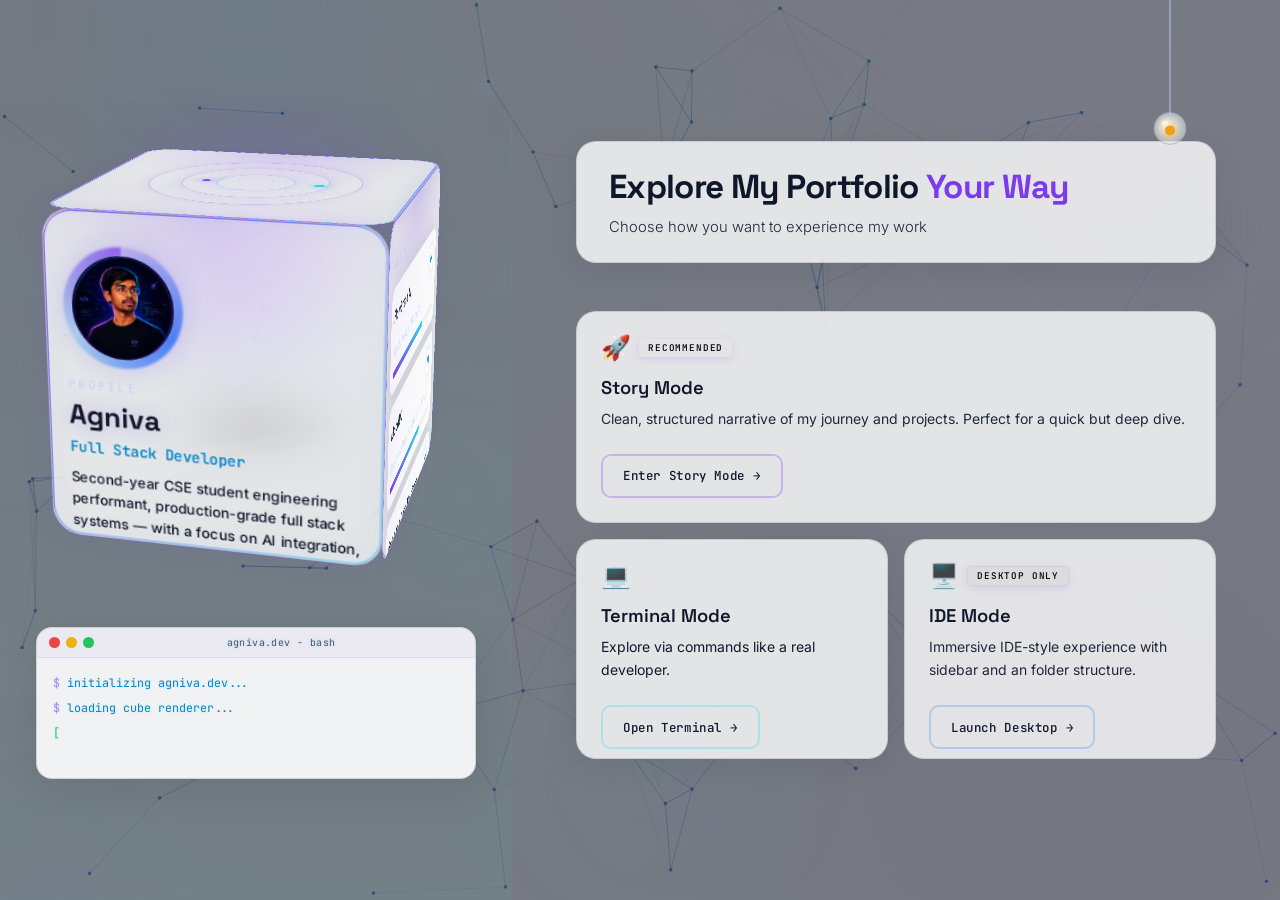
<file: index.html>
<!DOCTYPE html>
<html lang="en">

<head>
  <meta charset="UTF-8" />
  <meta name="viewport" content="width=device-width, initial-scale=1.0" />
  <meta name="description"
    content="Agniva Hait — Portfolio" />
  <title>Agniva · Portfolio</title>
   <link rel="icon" type="image/png" href="assets/agniva.png">
  <link rel="preconnect" href="https://fonts.googleapis.com" />
  <link rel="preconnect" href="https://fonts.gstatic.com" crossorigin />
  <link
    href="https://fonts.googleapis.com/css2?family=Space+Grotesk:wght@400;500;600;700&family=Inter:wght@300;400;500&family=JetBrains+Mono:wght@300;400;500&display=swap"
    rel="stylesheet" />

  <link rel="stylesheet" href="style/system.css" />
  <link rel="stylesheet" href="style/theme.css" />
  <link rel="stylesheet" href="style/base.css" />
</head>

<body>

  <!-- Theme Toggle Rope -->
  <canvas id="ropeToggleCanvas" width="60" height="250"
    style="position:fixed; top:0; right:80px; z-index:9999; cursor:grab;" aria-label="Theme Toggle Rope"></canvas>

  <!-- ═══════════════════════════════════════════════════════
       NEXUS PARTICLE BACKGROUND — fixed, behind everything
  ═══════════════════════════════════════════════════════ -->
  <canvas id="nexusCanvas" aria-hidden="true"></canvas>

  <!-- ═══════════════════════════════════════════════════════
       MAIN SPLIT LAYOUT
  ═══════════════════════════════════════════════════════ -->
  <main class="split-layout" id="landingPage">

    <!-- ── LEFT PANEL ──────────────────────────────────── -->
    <section class="panel panel--left" aria-label="Developer identity panel">

      <div class="scan-line" aria-hidden="true"></div>

      <!-- 3D CUBE SYSTEM — Clean hierarchy:
           shell (positioning)
             → scene (perspective provider — ONLY perspective here)
               → parallax (translate offset)
                 → cube (JS-controlled rotation — ONLY rotation here)
                   → 6 faces (translateZ depth) -->
      <div class="profile-cube-shell" id="profileCubeShell">
        <div class="profile-cube-ambient" aria-hidden="true"></div>
        <div class="profile-cube-aura" aria-hidden="true"></div>
        <div class="profile-cube-shadow profile-cube-shadow--far" aria-hidden="true"></div>
        <div class="profile-cube-shadow profile-cube-shadow--near" aria-hidden="true"></div>

        <div class="profile-cube-scene" id="profileCubeScene">
          <div class="profile-cube-parallax" id="profileCubeParallax">
            <article class="profile-cube" id="profileCube" aria-label="Agniva true 3D portfolio cube">

              <!-- Face 1: PROFILE (front) -->
              <section class="cube-face cube-face--front" data-face="profile">
                <div class="cube-face__glow" aria-hidden="true"></div>
                <div class="cube-profile-frame">
                  <div class="cube-profile-avatar" id="cubeProfileAvatar">
                    <img id="cubeProfileImage" alt="Agniva profile portrait" hidden />
                    <span class="cube-profile-fallback" id="cubeProfileFallback">A</span>
                  </div>
                </div>
                <div class="cube-profile-copy">
                  <p class="cube-face-label">Profile</p>
                  <h1 class="cube-profile-name" id="cubeProfileName">Agniva</h1>
                  <p class="cube-profile-role" id="cubeProfileRole">AI Integration Enthusiast</p>
                  <p class="cube-profile-about" id="cubeProfileAbout">I build interactive and useful systems, not just
                    apps.</p>
                </div>
              </section>

              <!-- Face 2: PROJECTS (right) -->
              <section class="cube-face cube-face--right" data-face="projects">
                <div class="cube-face__glow" aria-hidden="true"></div>
                <p class="cube-face-label">Projects</p>
                <div class="cube-projects-list" id="cubeProjectsList"></div>
              </section>

              <!-- Face 3: SKILLS (left) -->
              <section class="cube-face cube-face--left" data-face="skills">
                <div class="cube-face__glow" aria-hidden="true"></div>
                <p class="cube-face-label">Skills</p>
                <div class="cube-skills-list" id="cubeSkillsList"></div>
              </section>

              <!-- Face 4: STATS (back) -->
              <section class="cube-face cube-face--back" data-face="stats">
                <div class="cube-face__glow" aria-hidden="true"></div>
                <p class="cube-face-label">Stats</p>
                <div class="cube-stats-grid" id="cubeStatsGrid"></div>
              </section>

              <!-- Face 5: TOP — animated tech pattern, no text -->
              <section class="cube-face cube-face--top" data-face="system" aria-hidden="true">
                <div class="cube-top-visual">
                  <span class="top-ring top-ring--outer"></span>
                  <span class="top-ring top-ring--mid"></span>
                  <span class="top-ring top-ring--inner"></span>
                  <span class="top-orbit top-orbit--a"></span>
                  <span class="top-orbit top-orbit--b"></span>
                  <div class="top-grid"></div>
                </div>
              </section>

              <!-- Face 6: BOTTOM — animated geometry, no text -->
              <section class="cube-face cube-face--bottom" data-face="core" aria-hidden="true">
                <div class="cube-bottom-visual">
                  <span class="bottom-core bottom-core--outer"></span>
                  <span class="bottom-core bottom-core--mid"></span>
                  <span class="bottom-core bottom-core--inner"></span>
                  <span class="bottom-beam bottom-beam--a"></span>
                  <span class="bottom-beam bottom-beam--b"></span>
                  <div class="bottom-circuit bottom-circuit--left"></div>
                  <div class="bottom-circuit bottom-circuit--right"></div>
                </div>
              </section>
            </article>
          </div>
        </div>


      </div>

      <!-- Terminal Boot -->
      <div class="terminal-boot" id="terminalBoot" role="log" aria-label="System initialization sequence"
        aria-live="polite">
        <div class="terminal-header" aria-hidden="true">
          <span class="term-dot term-dot--red"></span>
          <span class="term-dot term-dot--yellow"></span>
          <span class="term-dot term-dot--green"></span>
          <span class="term-title" id="termTitle">dev.dev - bash</span>
        </div>
        <div class="terminal-body" id="terminalBody"></div>
      </div>

    </section>


    <!-- ── RIGHT PANEL ─────────────────────────────────── -->
    <section class="panel panel--right" aria-label="Portfolio mode selection">

      <div class="mode-panel">

        <header class="mode-header">
          <h2 class="mode-heading">
            Explore My Portfolio <em class="accent">Your Way</em>
          </h2>
          <p class="mode-subtext">Choose how you want to experience my work</p>
        </header>

        <div class="mode-cards" role="group" aria-label="Portfolio experience modes">

          <article class="mode-card mode-card--story" id="cardStory" data-mode="story" tabindex="0" role="button"
            aria-label="Story Mode - Recommended">
            <div class="card-glow" aria-hidden="true"></div>
            <div class="card-sweep" aria-hidden="true"></div>
            <div class="card-content">
              <div class="card-top">
                <span class="card-icon" aria-hidden="true">🚀</span>
                <span class="card-badge">Recommended</span>
              </div>
              <h3 class="card-title">Story Mode</h3>
              <p class="card-desc">
                Clean, structured narrative of my journey and projects.
                Perfect for a quick but deep dive.
              </p>
              <button class="card-cta" onclick="switchMode('story')" aria-label="Enter Story Mode">
                Enter Story Mode
                <span class="cta-arrow" aria-hidden="true">→</span>
              </button>
            </div>
          </article>

          <article class="mode-card mode-card--terminal" id="cardTerminal" data-mode="terminal" tabindex="0"
            role="button" aria-label="Terminal Mode">
            <div class="card-glow" aria-hidden="true"></div>
            <div class="card-sweep" aria-hidden="true"></div>
            <div class="card-content">
              <div class="card-top">
                <span class="card-icon" aria-hidden="true">💻</span>
              </div>
              <h3 class="card-title">Terminal Mode</h3>
              <p class="card-desc">
                Explore via commands like a real developer.
              </p>
              <button class="card-cta" id="terminalbtn" onclick="switchMode('terminal')"
                aria-label="Open Terminal Mode">
                Open Terminal
                <span class="cta-arrow" aria-hidden="true">→</span>
              </button>
            </div>
          </article>

          <article class="mode-card mode-card--desktop" id="cardDesktop" data-mode="desktop" tabindex="0" role="button"
            aria-label="Desktop Mode - large screens only">
            <div class="card-glow" aria-hidden="true"></div>
            <div class="card-sweep" aria-hidden="true"></div>
            <div class="card-content">
              <div class="card-top">
                <span class="card-icon" aria-hidden="true">🖥️</span>
                <span class="card-badge card-badge--muted">Desktop Only</span>
              </div>
              <h3 class="card-title">IDE Mode</h3>
              <p class="card-desc">
                Immersive IDE-style experience with sidebar
                and an folder structure.
              </p>
              <button class="card-cta" onclick="window.location.href='ui/ide/ide.html'"
                aria-label="Launch Desktop Mode - requires a large screen">
                Launch Desktop
                <span class="cta-arrow" aria-hidden="true">→</span>
              </button>
            </div>
          </article>

        </div>

      </div>

    </section>

  </main>


  <!-- Mode transition overlay -->
  <div class="mode-overlay" id="modeOverlay" aria-hidden="true" role="status">
    <p class="mode-overlay__text" id="modeOverlayText"></p>
    <span class="mode-overlay__cursor" aria-hidden="true"></span>
  </div>


  <script src="js/main.js" type="module"></script>
  <script src="js/particles.js"></script>
  <script>
    (function initRopeToggle() {
      const canvas = document.getElementById("ropeToggleCanvas");
      if (!canvas) return;
      const ctx = canvas.getContext("2d");
      let points = [];
      const segmentLength = 12;
      const gravity = 0.6;
      const friction = 0.92;
      const iterations = 5;
      const totalPoints = 12;
      for (let i = 0; i < totalPoints; i++) {
        points.push({ x: canvas.width / 2, y: 0 + i * segmentLength, oldx: canvas.width / 2, oldy: 0 + i * segmentLength });
      }
      let dragging = false;
      let hasToggled = false;
      const savedTheme = localStorage.getItem('theme');
      const prefersLight = window.matchMedia && window.matchMedia('(prefers-color-scheme: light)').matches;
      if (savedTheme === 'light' || (!savedTheme && prefersLight)) {
        document.documentElement.setAttribute('data-theme', 'light');
      }
      function setRopeTheme() {
        const isLight = document.documentElement.getAttribute('data-theme') === 'light';
        if (isLight) {
          document.documentElement.removeAttribute('data-theme');
          localStorage.setItem('theme', 'dark');
          if (window.dispatchEvent) window.dispatchEvent(new Event('themeChanged'));
        } else {
          document.documentElement.setAttribute('data-theme', 'light');
          localStorage.setItem('theme', 'light');
          if (window.dispatchEvent) window.dispatchEvent(new Event('themeChanged'));
        }
      }
      function getMousePos(e) {
        const rect = canvas.getBoundingClientRect();
        const clientX = e.touches ? e.touches[0].clientX : e.clientX;
        const clientY = e.touches ? e.touches[0].clientY : e.clientY;
        return { x: clientX - rect.left, y: clientY - rect.top };
      }
      function onDown(e) {
        const pos = getMousePos(e);
        const last = points[points.length - 1];
        if (Math.hypot(pos.x - last.x, pos.y - last.y) < 25) dragging = true;
      }
      canvas.addEventListener("mousedown", onDown);
      canvas.addEventListener("touchstart", onDown, { passive: true });
      window.addEventListener("mouseup", () => dragging = false);
      window.addEventListener("touchend", () => dragging = false);
      window.addEventListener("mousemove", (e) => {
        if (dragging) {
          const pos = getMousePos(e);
          points[points.length - 1].x = pos.x;
          points[points.length - 1].y = pos.y;
        }
      });
      window.addEventListener("touchmove", (e) => {
        if (dragging) {
          const pos = getMousePos(e);
          points[points.length - 1].x = pos.x;
          points[points.length - 1].y = pos.y;
        }
      }, { passive: true });
      function loop() {
        for (let i = 1; i < points.length; i++) {
          let p = points[i];
          let vx = (p.x - p.oldx) * friction;
          let vy = (p.y - p.oldy) * friction;
          p.oldx = p.x; p.oldy = p.y;
          p.x += vx; p.y += vy + gravity;
        }
        for (let j = 0; j < iterations; j++) {
          for (let i = 0; i < points.length - 1; i++) {
            let p1 = points[i], p2 = points[i + 1];
            let dx = p2.x - p1.x, dy = p2.y - p1.y;
            let dist = Math.sqrt(dx * dx + dy * dy);
            let diff = (dist - segmentLength) / dist;
            let offsetX = dx * diff * 0.5, offsetY = dy * diff * 0.5;
            if (i !== 0) { p1.x += offsetX; p1.y += offsetY; }
            p2.x -= offsetX; p2.y -= offsetY;
          }
          points[0].x = canvas.width / 2; points[0].y = -10;
        }
        ctx.clearRect(0, 0, canvas.width, canvas.height);
        const isLight = document.documentElement.getAttribute('data-theme') === 'light';
        // DRAW ROPE
        ctx.strokeStyle = isLight ? "#94a3b8" : "#4a5268";
        ctx.lineWidth = 2;
        ctx.beginPath();
        ctx.moveTo(points[0].x, points[0].y);
        for (let i = 1; i < points.length; i++) ctx.lineTo(points[i].x, points[i].y);
        ctx.stroke();

        let last = points[points.length - 1];

        // DRAW BULB HOUSING
        ctx.save();
        ctx.translate(last.x, last.y);
        
        // Metallic Base
        ctx.fillStyle = isLight ? "#64748b" : "#334155";
        ctx.fillRect(-6, -14, 12, 8);
        
        // Glass Bulb
        ctx.beginPath();
        ctx.arc(0, 0, 16, 0, Math.PI * 2);
        const bulbGrad = ctx.createRadialGradient(-4, -4, 2, 0, 0, 16);
        if (isLight) {
          bulbGrad.addColorStop(0, "rgba(255, 255, 255, 0.95)");
          bulbGrad.addColorStop(1, "rgba(226, 232, 240, 0.5)");
        } else {
          bulbGrad.addColorStop(0, "rgba(255, 255, 255, 0.25)");
          bulbGrad.addColorStop(1, "rgba(15, 23, 42, 0.7)");
        }
        ctx.fillStyle = bulbGrad;
        ctx.fill();
        ctx.strokeStyle = isLight ? "rgba(148, 163, 184, 0.6)" : "rgba(255, 255, 255, 0.15)";
        ctx.lineWidth = 1;
        ctx.stroke();
        
        // Filament Glow (Dynamic)
        ctx.beginPath();
        ctx.arc(0, 2, 5, 0, Math.PI * 2);
        ctx.shadowBlur = dragging ? 25 : 12;
        ctx.shadowColor = isLight ? "#fbbf24" : "#22d3ee";
        ctx.fillStyle = isLight ? "#f59e0b" : "#22d3ee";
        ctx.fill();
        
        // Reflection highlight
        ctx.beginPath();
        ctx.arc(-5, -5, 3, 0, Math.PI * 2);
        ctx.fillStyle = "rgba(255, 255, 255, 0.4)";
        ctx.fill();
        
        ctx.restore();

        if (last.y > 180 && !hasToggled) { setRopeTheme(); hasToggled = true; }
        else if (last.y < 150) { hasToggled = false; }
        requestAnimationFrame(loop);
      }
      loop();
    })();
  </script>
</body>

</html>
</file>
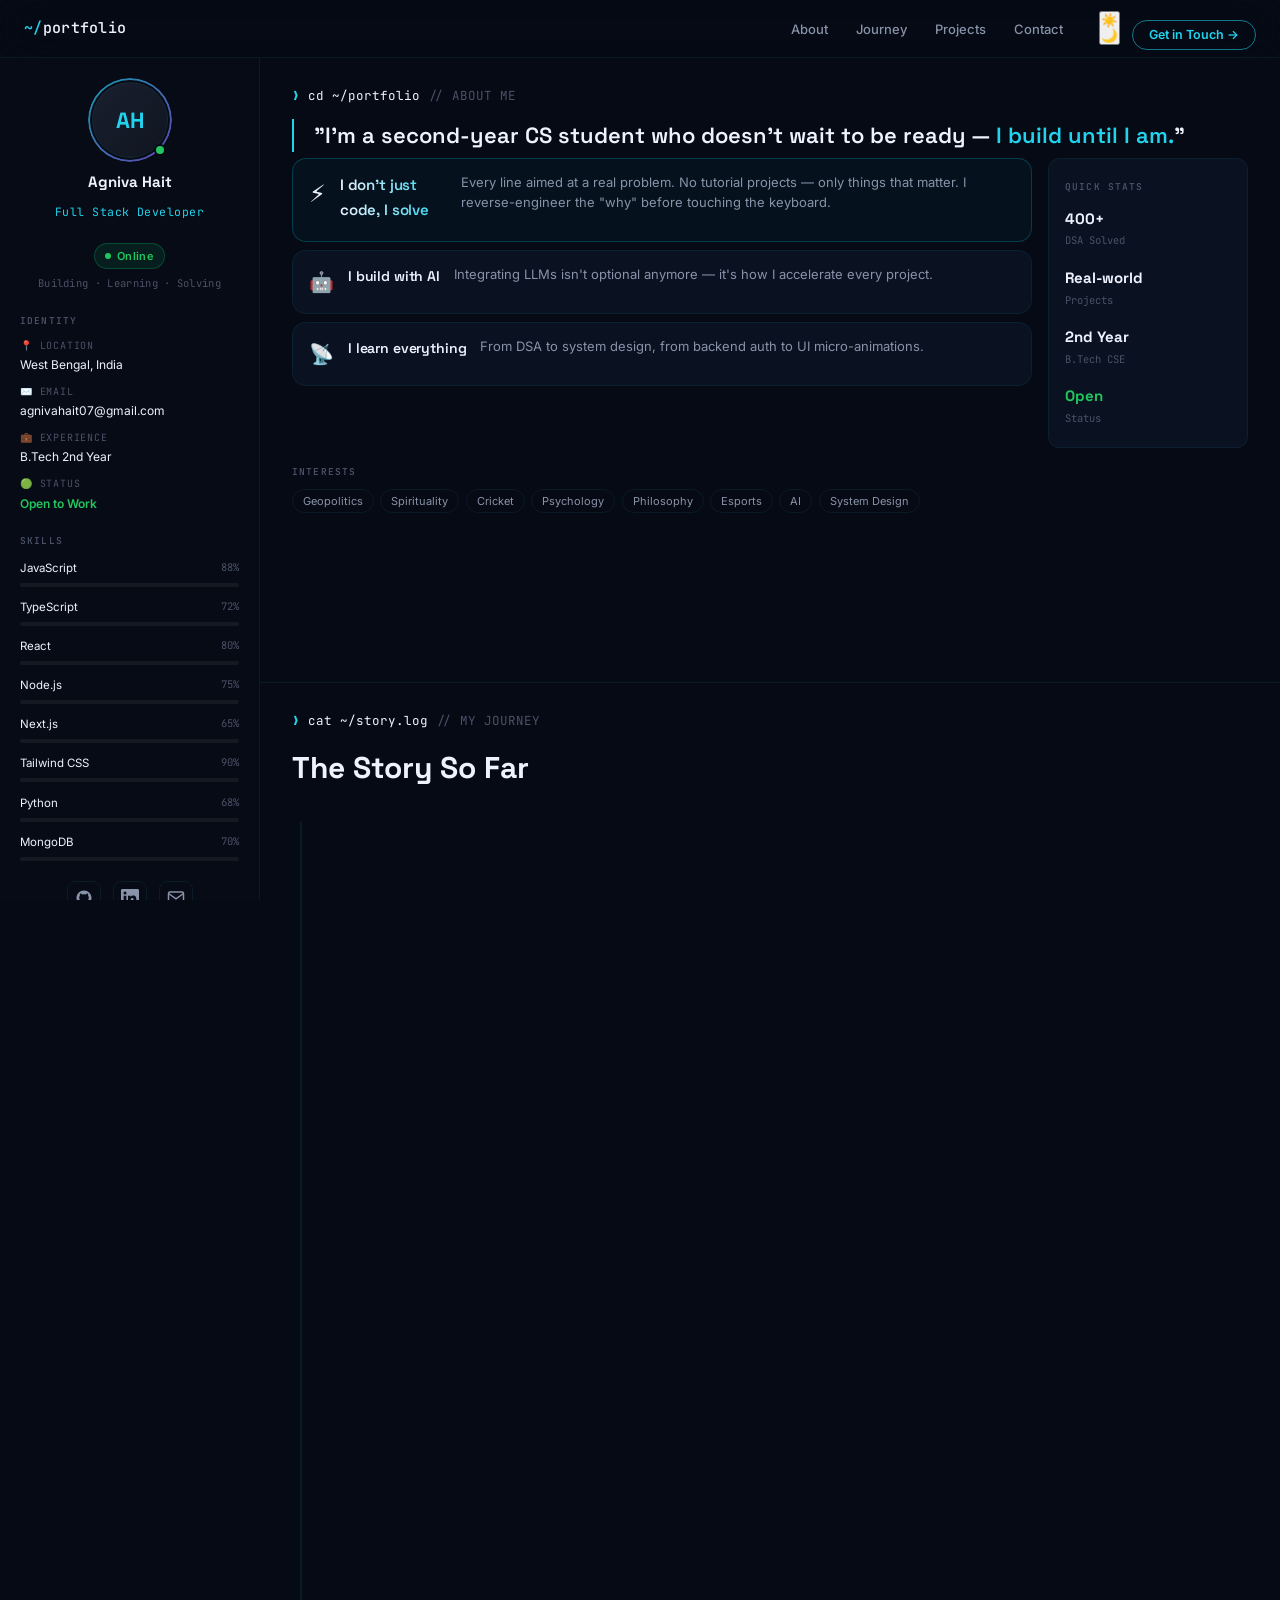
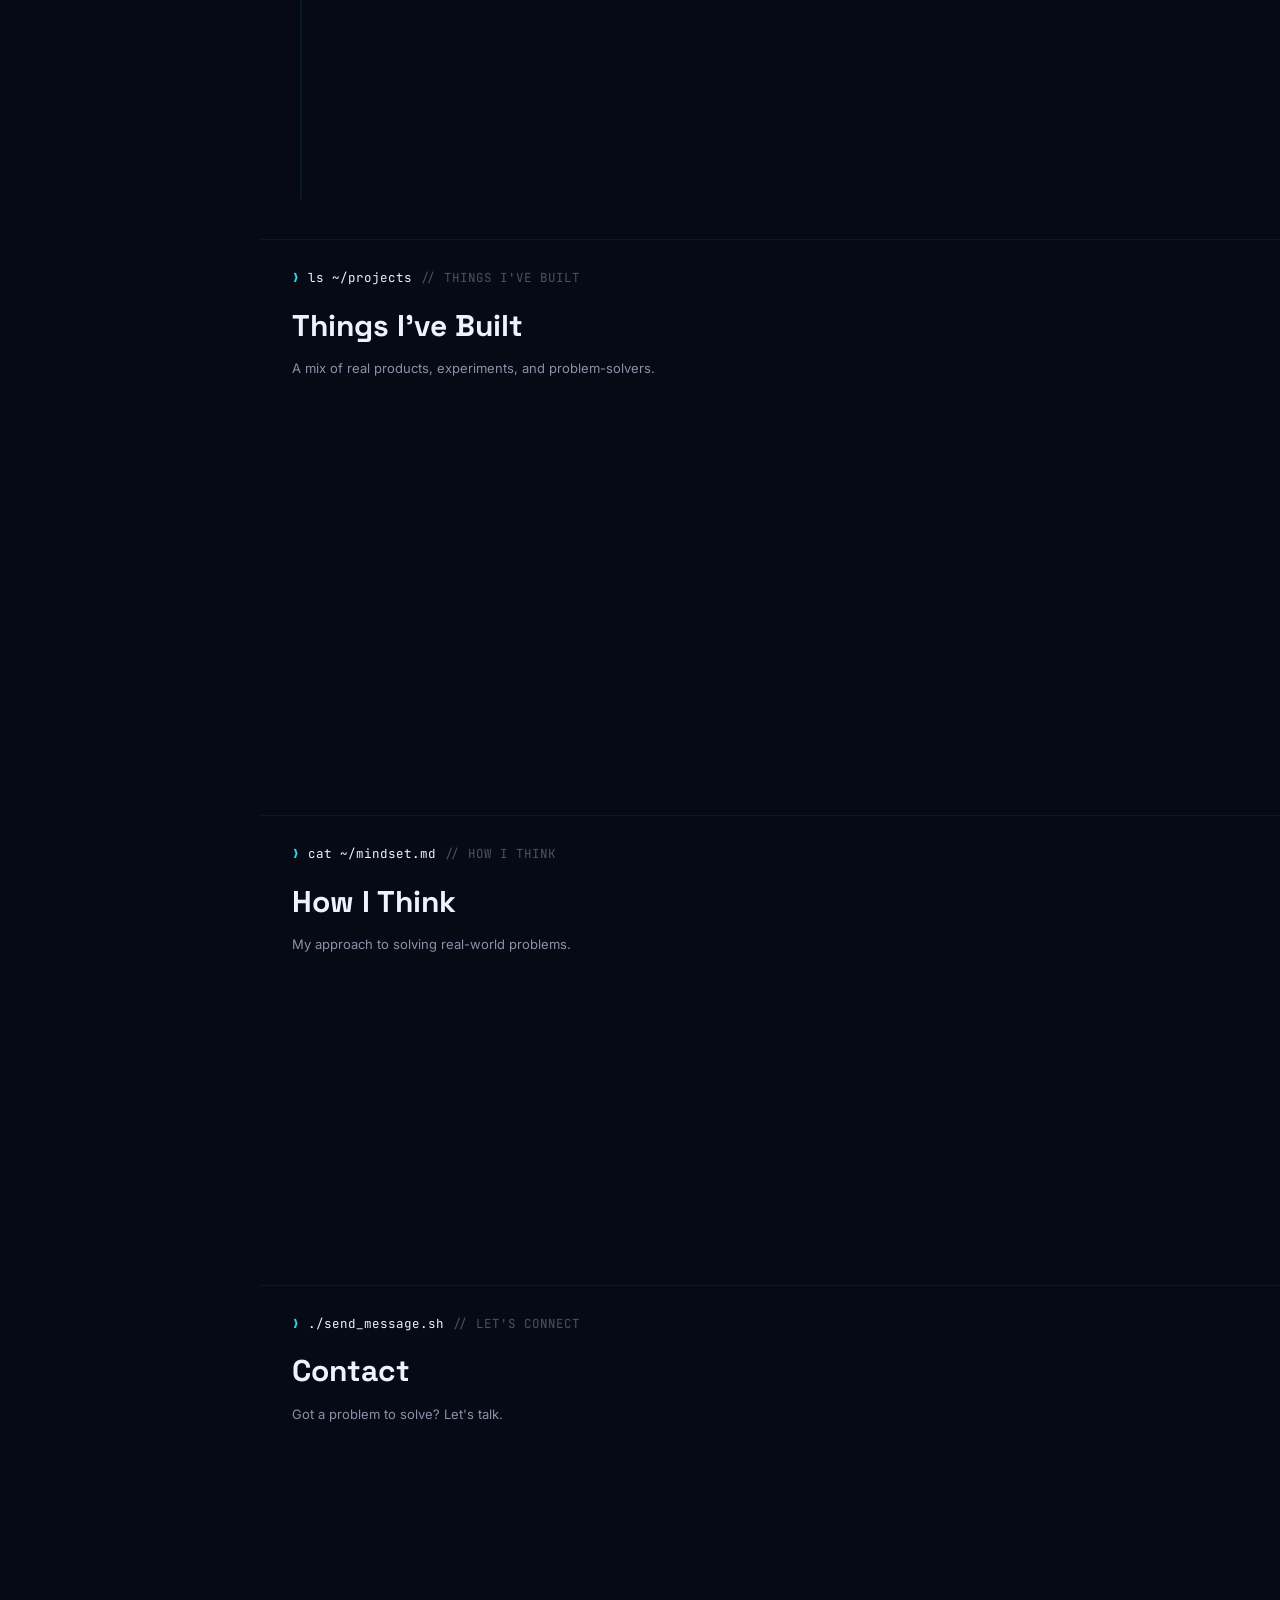
<file: story.html>
<!DOCTYPE html>
<html lang="en">
<head>
  <meta charset="UTF-8" />
  <meta name="viewport" content="width=device-width, initial-scale=1.0" />
  <meta name="description" content="Agniva Hait — Full Stack Developer. About, journey, projects and more." />
  <title>~/portfolio — Agniva Hait</title>
  <link rel="preconnect" href="https://fonts.googleapis.com" />
  <link rel="preconnect" href="https://fonts.gstatic.com" crossorigin />
  <link href="https://fonts.googleapis.com/css2?family=Space+Grotesk:wght@400;500;600;700&family=Inter:wght@300;400;500;600&family=JetBrains+Mono:wght@300;400;500&display=swap" rel="stylesheet" />
  <link rel="stylesheet" href="styles.css" />
</head>
<body>

<!-- ═══════════════════ CUSTOM CURSOR ═══════════════════ -->
<div class="cursor-dot" id="cursor-dot" aria-hidden="true"></div>
<div class="cursor-outline" id="cursor-outline" aria-hidden="true"></div>


<!-- ═══════════════════ NAVBAR ═══════════════════ -->
<nav class="navbar" id="navbar" aria-label="Main navigation">
  <a class="navbar__logo" href="#about"><span class="logo-tilde">~/</span>portfolio</a>
  <ul class="navbar__links" role="list">
    <li><a href="#about"    class="nav-link" data-section="about">About</a></li>
    <li><a href="#journey"  class="nav-link" data-section="journey">Journey</a></li>
    <li><a href="#projects" class="nav-link" data-section="projects">Projects</a></li>
    <li><a href="#contact"  class="nav-link" data-section="contact">Contact</a></li>
  </ul>
  <div class="navbar__actions">
    <button class="theme-toggle" id="themeToggle" aria-label="Toggle light mode">
      <span class="theme-icon">☀️</span>
      <div class="switch-track">
        <div class="switch-handle"></div>
      </div>
      <span class="theme-icon">🌙</span>
    </button>
    <a href="mailto:agnivahait07@gmail.com" class="navbar__cta magnetic-btn">Get in Touch <span aria-hidden="true">→</span></a>
  </div>
</nav>

<!-- ═══════════════════ PAGE WRAPPER ═══════════════════ -->
<div class="page-wrapper">

  <!-- ═══════════ SIDEBAR ═══════════ -->
  <aside class="sidebar" id="sidebar" aria-label="Developer profile">

    <!-- Profile -->
    <div class="sidebar__profile">
      <div class="avatar-wrap">
        <div class="avatar-ring" aria-hidden="true"></div>
        <div class="avatar"><span class="avatar__initials" aria-hidden="true">AH</span></div>
        <span class="online-dot" title="Online" aria-label="Online"></span>
      </div>
      <h2 class="sidebar__name">Agniva Hait</h2>
      <p class="sidebar__role">Full Stack Developer</p>
    </div>

    <!-- Status -->
    <div class="sidebar__status">
      <span class="status-pill"><span class="status-pill__dot" aria-hidden="true"></span>Online</span>
      <p class="status-tagline">Building · Learning · Solving</p>
    </div>

    <!-- Identity -->
    <div class="sidebar__section">
      <p class="sidebar__section-label">Identity</p>
      <ul class="identity-list">
        <li><span class="id-key">📍 Location</span><span class="id-val">West Bengal, India</span></li>
        <li><span class="id-key">✉️ Email</span><span class="id-val">agnivahait07@gmail.com</span></li>
        <li><span class="id-key">💼 Experience</span><span class="id-val">B.Tech 2nd Year</span></li>
        <li><span class="id-key">🟢 Status</span><span class="id-val id-val--open">Open to Work</span></li>
      </ul>
    </div>

    <!-- Skills -->
    <div class="sidebar__section">
      <p class="sidebar__section-label">Skills</p>
      <ul class="skills-list">
        <li class="skill-item"><div class="skill-meta"><span class="skill-name">JavaScript</span><span class="skill-pct">88%</span></div><div class="skill-bar"><div class="skill-bar__fill" style="--tw:88%"></div></div></li>
        <li class="skill-item"><div class="skill-meta"><span class="skill-name">TypeScript</span><span class="skill-pct">72%</span></div><div class="skill-bar"><div class="skill-bar__fill" style="--tw:72%"></div></div></li>
        <li class="skill-item"><div class="skill-meta"><span class="skill-name">React</span><span class="skill-pct">80%</span></div><div class="skill-bar"><div class="skill-bar__fill" style="--tw:80%"></div></div></li>
        <li class="skill-item"><div class="skill-meta"><span class="skill-name">Node.js</span><span class="skill-pct">75%</span></div><div class="skill-bar"><div class="skill-bar__fill" style="--tw:75%"></div></div></li>
        <li class="skill-item"><div class="skill-meta"><span class="skill-name">Next.js</span><span class="skill-pct">65%</span></div><div class="skill-bar"><div class="skill-bar__fill" style="--tw:65%"></div></div></li>
        <li class="skill-item"><div class="skill-meta"><span class="skill-name">Tailwind CSS</span><span class="skill-pct">90%</span></div><div class="skill-bar"><div class="skill-bar__fill" style="--tw:90%"></div></div></li>
        <li class="skill-item"><div class="skill-meta"><span class="skill-name">Python</span><span class="skill-pct">68%</span></div><div class="skill-bar"><div class="skill-bar__fill" style="--tw:68%"></div></div></li>
        <li class="skill-item"><div class="skill-meta"><span class="skill-name">MongoDB</span><span class="skill-pct">70%</span></div><div class="skill-bar"><div class="skill-bar__fill" style="--tw:70%"></div></div></li>
      </ul>
    </div>

    <!-- Socials -->
    <div class="sidebar__socials">
      <a href="https://github.com/Agniva-07" target="_blank" rel="noopener" class="social-icon" aria-label="GitHub" title="GitHub">
        <svg width="18" height="18" viewBox="0 0 24 24" fill="currentColor" aria-hidden="true"><path d="M12 2C6.477 2 2 6.484 2 12.017c0 4.425 2.865 8.18 6.839 9.504.5.092.682-.217.682-.483 0-.237-.008-.868-.013-1.703-2.782.605-3.369-1.343-3.369-1.343-.454-1.158-1.11-1.466-1.11-1.466-.908-.62.069-.608.069-.608 1.003.07 1.531 1.032 1.531 1.032.892 1.53 2.341 1.088 2.91.832.092-.647.35-1.088.636-1.338-2.22-.253-4.555-1.113-4.555-4.951 0-1.093.39-1.988 1.029-2.688-.103-.253-.446-1.272.098-2.65 0 0 .84-.27 2.75 1.026A9.564 9.564 0 0 1 12 6.844a9.59 9.59 0 0 1 2.504.337c1.909-1.296 2.747-1.027 2.747-1.027.546 1.379.202 2.398.1 2.651.64.7 1.028 1.595 1.028 2.688 0 3.848-2.339 4.695-4.566 4.943.359.309.678.92.678 1.855 0 1.338-.012 2.419-.012 2.747 0 .268.18.58.688.482A10.02 10.02 0 0 0 22 12.017C22 6.484 17.522 2 12 2z"/></svg>
      </a>
      <a href="https://linkedin.com/in/agnivahait" target="_blank" rel="noopener" class="social-icon" aria-label="LinkedIn" title="LinkedIn">
        <svg width="18" height="18" viewBox="0 0 24 24" fill="currentColor" aria-hidden="true"><path d="M20.447 20.452h-3.554v-5.569c0-1.328-.027-3.037-1.852-3.037-1.853 0-2.136 1.445-2.136 2.939v5.667H9.351V9h3.414v1.561h.046c.477-.9 1.637-1.85 3.37-1.85 3.601 0 4.267 2.37 4.267 5.455v6.286zM5.337 7.433a2.062 2.062 0 0 1-2.063-2.065 2.064 2.064 0 1 1 2.063 2.065zm1.782 13.019H3.555V9h3.564v11.452zM22.225 0H1.771C.792 0 0 .774 0 1.729v20.542C0 23.227.792 24 1.771 24h20.451C23.2 24 24 23.227 24 22.271V1.729C24 .774 23.2 0 22.222 0h.003z"/></svg>
      </a>
      <a href="mailto:agnivahait07@gmail.com" class="social-icon" aria-label="Email" title="Email">
        <svg width="18" height="18" viewBox="0 0 24 24" fill="none" stroke="currentColor" stroke-width="2" aria-hidden="true"><path d="M4 4h16c1.1 0 2 .9 2 2v12c0 1.1-.9 2-2 2H4c-1.1 0-2-.9-2-2V6c0-1.1.9-2 2-2z"/><polyline points="22,6 12,13 2,6"/></svg>
      </a>
    </div>

    <!-- Section nav tracker -->
    <nav class="sidebar__nav" aria-label="Page sections">
      <a href="#about"    class="sb-nav-link" data-section="about">About</a>
      <a href="#journey"  class="sb-nav-link" data-section="journey">Journey</a>
      <a href="#projects" class="sb-nav-link" data-section="projects">Projects</a>
      <a href="#contact"  class="sb-nav-link" data-section="contact">Contact</a>
    </nav>

    <p class="sidebar__version" aria-hidden="true">v1.2026</p>
  </aside><!-- /sidebar -->


  <!-- ═══════════ MAIN CONTENT ═══════════ -->
  <main class="main-content" id="main-content">

    <!-- ── ABOUT ────────────────────────────────────────── -->
    <section class="section" id="about" aria-labelledby="about-h">

      <div class="term-header">
        <span class="term-prompt">❯</span>
        <span class="term-cmd">cd ~/portfolio</span>
        <span class="term-comment">// ABOUT ME</span>
      </div>

      <blockquote class="section__quote" id="about-h">
        "I'm a second-year CS student who doesn't wait to be ready —
        <em>I build until I am.</em>"
      </blockquote>

      <!-- Cards + highlights row -->
      <div class="about-grid">
        <div class="feature-cards">
          <!-- PRIMARY card — visually dominant -->
          <article class="feature-card feature-card--primary">
            <div class="fc-icon">⚡</div>
            <h3 class="fc-title">I don't just code, I solve</h3>
            <p class="fc-body">Every line aimed at a real problem. No tutorial projects — only things that matter. I reverse-engineer the "why" before touching the keyboard.</p>
          </article>
          <!-- Secondary cards -->
          <article class="feature-card">
            <div class="fc-icon">🤖</div>
            <h3 class="fc-title">I build with AI</h3>
            <p class="fc-body">Integrating LLMs isn't optional anymore — it's how I accelerate every project.</p>
          </article>
          <article class="feature-card">
            <div class="fc-icon">📡</div>
            <h3 class="fc-title">I learn everything</h3>
            <p class="fc-body">From DSA to system design, from backend auth to UI micro-animations.</p>
          </article>
        </div>

        <aside class="highlights-panel">
          <p class="sidebar__section-label">Quick Stats</p>
          <ul class="highlights-list">
            <li class="hl-item"><span class="hl-val">400+</span><span class="hl-key">DSA Solved</span></li>
            <li class="hl-item"><span class="hl-val">Real-world</span><span class="hl-key">Projects</span></li>
            <li class="hl-item"><span class="hl-val">2nd Year</span><span class="hl-key">B.Tech CSE</span></li>
            <li class="hl-item"><span class="hl-val hl-open">Open</span><span class="hl-key">Status</span></li>
          </ul>
        </aside>
      </div>

      <!-- Interests -->
      <div class="interests-wrap">
        <p class="sidebar__section-label">Interests</p>
        <ul class="interests-tags" role="list">
          <li>Geopolitics</li><li>Spirituality</li><li>Cricket</li>
          <li>Psychology</li><li>Philosophy</li><li>Esports</li>
          <li>AI</li><li>System Design</li>
        </ul>
      </div>

      <!-- Achievement cards -->
      <div class="achievements-grid">
        <article class="achieve-card reveal-item">
          <div class="ac-top"><span>🧩</span><span class="ac-badge ac-cyan">DSA</span></div>
          <p class="ac-val" data-count="400" data-suffix="+">0</p>
          <p class="ac-desc">Problems solved across LeetCode &amp; GFG</p>
        </article>
        <article class="achieve-card reveal-item">
          <div class="ac-top"><span>🎓</span><span class="ac-badge ac-purple">Academic</span></div>
          <p class="ac-val">B.Tech</p>
          <p class="ac-desc">Computer Science &amp; Engineering, 2nd Year</p>
        </article>
        <article class="achieve-card reveal-item">
          <div class="ac-top"><span>🐙</span><span class="ac-badge ac-green">GitHub</span></div>
          <p class="ac-val" id="gh-stars" data-suffix="+">—</p>
          <p class="ac-desc">Stars across public repositories</p>
        </article>
      </div>

    </section><!-- /#about -->


    <!-- ── JOURNEY ──────────────────────────────────────── -->
    <section class="section" id="journey" aria-labelledby="journey-h">

      <div class="term-header">
        <span class="term-prompt">❯</span>
        <span class="term-cmd">cat ~/story.log</span>
        <span class="term-comment">// MY JOURNEY</span>
      </div>

      <h2 class="section__title" id="journey-h">The Story So Far</h2>

      <div class="timeline">
        <div class="timeline__track" aria-hidden="true"></div>

        <!-- Phase 1 -->
        <div class="tl-item reveal-item">
          <div class="tl-node"><div class="node-dot"></div><span class="node-date">Aug 2024</span></div>
          <div class="tl-body">
            <div class="tl-card">
              <h3 class="tl-title">The Beginning</h3>
              <p class="tl-text">Wrote my first lines of code. Started with raw HTML &amp; CSS, then stumbled into JavaScript. Everything felt magical and overwhelming at the same time.</p>
              <dl class="tl-meta">
                <div class="tl-row"><dt>Learned</dt><dd>HTML, CSS basics, DOM manipulation</dd></div>
                <div class="tl-row"><dt>Changed</dt><dd>Went from zero to writing interactive pages</dd></div>
                <div class="tl-row"><dt>Explored</dt><dd>Frontend fundamentals, browser devtools</dd></div>
                <div class="tl-row"><dt>Drives me</dt><dd>The click of a button that actually worked</dd></div>
              </dl>
            </div>
          </div>
        </div>

        <!-- Phase 2 -->
        <div class="tl-item reveal-item">
          <div class="tl-node"><div class="node-dot"></div><span class="node-date">Oct–Dec 2024</span></div>
          <div class="tl-body">
            <div class="tl-card">
              <h3 class="tl-title">From Clones to Real Use</h3>
              <p class="tl-text">Stopped cloning tutorials and started building things I actually needed. First real projects, first APIs, first backend crashes at 2 AM.</p>
              <dl class="tl-meta">
                <div class="tl-row"><dt>Learned</dt><dd>React, REST APIs, Node.js, Express basics</dd></div>
                <div class="tl-row"><dt>Changed</dt><dd>Shifted from "following" to "building"</dd></div>
                <div class="tl-row"><dt>Explored</dt><dd>State management, CORS, deployment</dd></div>
                <div class="tl-row"><dt>Drives me</dt><dd>That first real project someone else used</dd></div>
              </dl>
            </div>
          </div>
        </div>

        <!-- Phase 3 -->
        <div class="tl-item reveal-item">
          <div class="tl-node"><div class="node-dot"></div><span class="node-date">Jan–Mar 2025</span></div>
          <div class="tl-body">
            <div class="tl-card">
              <h3 class="tl-title">AI‑Powered Shift</h3>
              <p class="tl-text">Discovered the power of LLMs. Started integrating Gemini &amp; OpenAI APIs. AI became a tool, not magic.</p>
              <dl class="tl-meta">
                <div class="tl-row"><dt>Learned</dt><dd>LLM APIs, prompt engineering, embeddings</dd></div>
                <div class="tl-row"><dt>Changed</dt><dd>Started building AI-first, not AI-after</dd></div>
                <div class="tl-row"><dt>Explored</dt><dd>Gemini, OpenAI, vector search, RAG patterns</dd></div>
                <div class="tl-row"><dt>Drives me</dt><dd>Compressing 10x work into hours</dd></div>
              </dl>
            </div>
          </div>
        </div>

        <!-- Phase 4 — ACTIVE -->
        <div class="tl-item reveal-item">
          <div class="tl-node tl-node--active"><div class="node-dot node-dot--active"></div><span class="node-date">Apr – Now</span></div>
          <div class="tl-body">
            <div class="tl-card tl-card--active">
              <span class="tl-now-badge">● NOW</span>
              <h3 class="tl-title">Building What Matters</h3>
              <p class="tl-text">No more building to learn. Building to ship. Every project targets a real gap, a real user, a real outcome.</p>
              <dl class="tl-meta">
                <div class="tl-row"><dt>Learned</dt><dd>System design, full-stack architecture, auth flows</dd></div>
                <div class="tl-row"><dt>Changed</dt><dd>Mindset: feature → outcome → impact</dd></div>
                <div class="tl-row"><dt>Explored</dt><dd>MongoDB, Firebase, Next.js, Docker basics</dd></div>
                <div class="tl-row"><dt>Drives me</dt><dd>Products people actually use and talk about</dd></div>
              </dl>
            </div>
          </div>
        </div>

      </div><!-- /timeline -->
    </section><!-- /#journey -->


    <!-- ── PROJECTS ────────────────────────────────────────── -->
    <section class="section" id="projects" aria-labelledby="projects-h">

      <div class="term-header">
        <span class="term-prompt">❯</span>
        <span class="term-cmd">ls ~/projects</span>
        <span class="term-comment">// THINGS I'VE BUILT</span>
      </div>

      <h2 class="section__title" id="projects-h">Things I've Built</h2>
      <p class="section__subtitle">A mix of real products, experiments, and problem-solvers.</p>

      <!-- Featured project -->
      <article class="proj-featured reveal-item" aria-label="MoodyDJ project">
        <div class="proj-featured__meta">
          <div class="proj-header">
            <span class="proj-status proj-status--live">● Live</span>
            <h3 class="proj-title">MoodyDJ</h3>
            <p class="proj-tagline">AI-powered music discovery based on your mood — built with YouTube API + Gemini.</p>
          </div>
          <div class="proj-tags">
            <span class="tag">React</span>
            <span class="tag">Node.js</span>
            <span class="tag">Gemini AI</span>
            <span class="tag">Firebase</span>
            <span class="tag">YouTube API</span>
          </div>
          <div class="proj-actions">
            <a href="https://github.com/Agniva-07" target="_blank" rel="noopener" class="proj-btn proj-btn--ghost magnetic-btn">GitHub ↗</a>
            <a href="#" class="proj-btn proj-btn--primary magnetic-btn" aria-label="Live demo">Live Demo ↗</a>
          </div>
        </div>
        <div class="proj-featured__visual" aria-hidden="true">
          <div class="proj-visual-block">
            <div class="pvb-line"></div><div class="pvb-line"></div><div class="pvb-line pvb-line--short"></div>
            <div class="pvb-dot-row"><span></span><span></span><span></span></div>
          </div>
        </div>
      </article>

      <!-- Secondary project cards -->
      <div class="proj-grid">

        <article class="proj-card reveal-item">
          <div class="proj-header">
            <span class="proj-status proj-status--dev">◐ In Dev</span>
            <h3 class="proj-title">AR Hand Tracker</h3>
          </div>
          <p class="proj-tagline">Real-time hand-tracking drawing app in the browser using MediaPipe — pinch to draw.</p>
          <div class="proj-tags">
            <span class="tag">MediaPipe</span><span class="tag">WebGL</span><span class="tag">JavaScript</span>
          </div>
          <div class="proj-actions">
            <a href="https://github.com/Agniva-07" target="_blank" rel="noopener" class="proj-btn proj-btn--ghost magnetic-btn">GitHub ↗</a>
          </div>
        </article>

        <article class="proj-card reveal-item">
          <div class="proj-header">
            <span class="proj-status proj-status--live">● Live</span>
            <h3 class="proj-title">Dev Portfolio</h3>
          </div>
          <p class="proj-tagline">This very site — a futuristic dark-themed portfolio with zero frameworks.</p>
          <div class="proj-tags">
            <span class="tag">HTML</span><span class="tag">CSS</span><span class="tag">Vanilla JS</span>
          </div>
          <div class="proj-actions">
            <a href="https://github.com/Agniva-07" target="_blank" rel="noopener" class="proj-btn proj-btn--ghost magnetic-btn">GitHub ↗</a>
          </div>
        </article>

        <article class="proj-card reveal-item">
          <div class="proj-header">
            <span class="proj-status proj-status--dev">◐ In Dev</span>
            <h3 class="proj-title">AI Roadmap Gen</h3>
          </div>
          <p class="proj-tagline">Generate personalised learning roadmaps with Gemini — auth, Firestore, live updates.</p>
          <div class="proj-tags">
            <span class="tag">Next.js</span><span class="tag">Gemini</span><span class="tag">Firestore</span>
          </div>
          <div class="proj-actions">
            <a href="https://github.com/Agniva-07" target="_blank" rel="noopener" class="proj-btn proj-btn--ghost magnetic-btn">GitHub ↗</a>
          </div>
        </article>

      </div><!-- /proj-grid -->

      <!-- GitHub CTA -->
      <div class="proj-footer reveal-item">
        <a href="https://github.com/univers07?tab=repositories" target="_blank" rel="noopener" class="gh-cta-btn magnetic-btn">
          Explore more on GitHub →
        </a>
      </div>

    </section><!-- /#projects -->


    <!-- ── HOW I THINK ──────────────────────────────────────── -->
    <section class="section" id="how-i-think" aria-labelledby="think-h">
      <div class="term-header">
        <span class="term-prompt">❯</span>
        <span class="term-cmd">cat ~/mindset.md</span>
        <span class="term-comment">// HOW I THINK</span>
      </div>

      <h2 class="section__title" id="think-h">How I Think</h2>
      <p class="section__subtitle">My approach to solving real-world problems.</p>

      <div class="think-grid">
        <article class="think-card reveal-item">
          <h3 class="tc-title">1. Deconstruct</h3>
          <div class="tc-body">
            <p><strong>Problem:</strong> Complex requirements overwhelm the initial build phase.</p>
            <p><strong>Approach:</strong> Break the system into isolated, testable pieces.</p>
            <p><strong>Outcome:</strong> Faster iterations and modular architecture.</p>
          </div>
        </article>
        <article class="think-card reveal-item" data-index="1">
          <h3 class="tc-title">2. Prototype</h3>
          <div class="tc-body">
            <p><strong>Problem:</strong> Spending weeks on a feature users don't want.</p>
            <p><strong>Approach:</strong> Build a minimal version with AI tools in hours.</p>
            <p><strong>Outcome:</strong> Quick validation and reduced wasted effort.</p>
          </div>
        </article>
        <article class="think-card reveal-item" data-index="2">
          <h3 class="tc-title">3. Refine</h3>
          <div class="tc-body">
            <p><strong>Problem:</strong> Code works but is unmaintainable.</p>
            <p><strong>Approach:</strong> Apply design patterns and clean up tech debt post-validation.</p>
            <p><strong>Outcome:</strong> Scalable and robust production software.</p>
          </div>
        </article>
      </div>
    </section><!-- /#how-i-think -->



    <!-- ── CONTACT ───────────────────────────────────────────── -->
    <section class="section" id="contact" aria-labelledby="contact-h">
      <div class="term-header">
        <span class="term-prompt">❯</span>
        <span class="term-cmd">./send_message.sh</span>
        <span class="term-comment">// LET'S CONNECT</span>
      </div>

      <h2 class="section__title" id="contact-h">Contact</h2>
      <p class="section__subtitle">Got a problem to solve? Let's talk.</p>

      <div class="contact-grid">
        <!-- Left: Form -->
        <div class="contact-form-wrap reveal-item">
          <form id="contactForm" class="contact-form">
            <div class="form-group">
              <label for="cName">Name</label>
              <input type="text" id="cName" placeholder="Your name" required />
            </div>
            <div class="form-group">
              <label for="cEmail">Email</label>
              <input type="email" id="cEmail" placeholder="your@email.com" required />
            </div>
            <div class="form-group">
              <label for="cMessage">Message</label>
              <textarea id="cMessage" placeholder="How can I help?" rows="4" required></textarea>
            </div>
            <button type="submit" class="contact-submit magnetic-btn">Send Message ↗</button>
          </form>
        </div>

        <!-- Right: Info panel -->
        <div class="contact-info reveal-item" data-index="1">
          <div class="ci-card">
            <h3>Connect</h3>
            <ul class="ci-list">
              <li><span class="ci-icon">✉️</span> <a href="mailto:agnivahait07@gmail.com">agnivahait07@gmail.com</a></li>
              <li><span class="ci-icon">🐙</span> <a href="https://github.com/Agniva-07" target="_blank" rel="noopener">GitHub</a></li>
              <li><span class="ci-icon">💼</span> <a href="https://linkedin.com/in/agnivahait" target="_blank" rel="noopener">LinkedIn</a></li>
              <li><span class="ci-icon">📍</span> <span>West Bengal, India</span></li>
            </ul>
          </div>
        </div>
      </div>
    </section><!-- /#contact -->

  </main><!-- /main-content -->
</div><!-- /page-wrapper -->

<script src="script.js"></script>
</body>
</html>
</file>
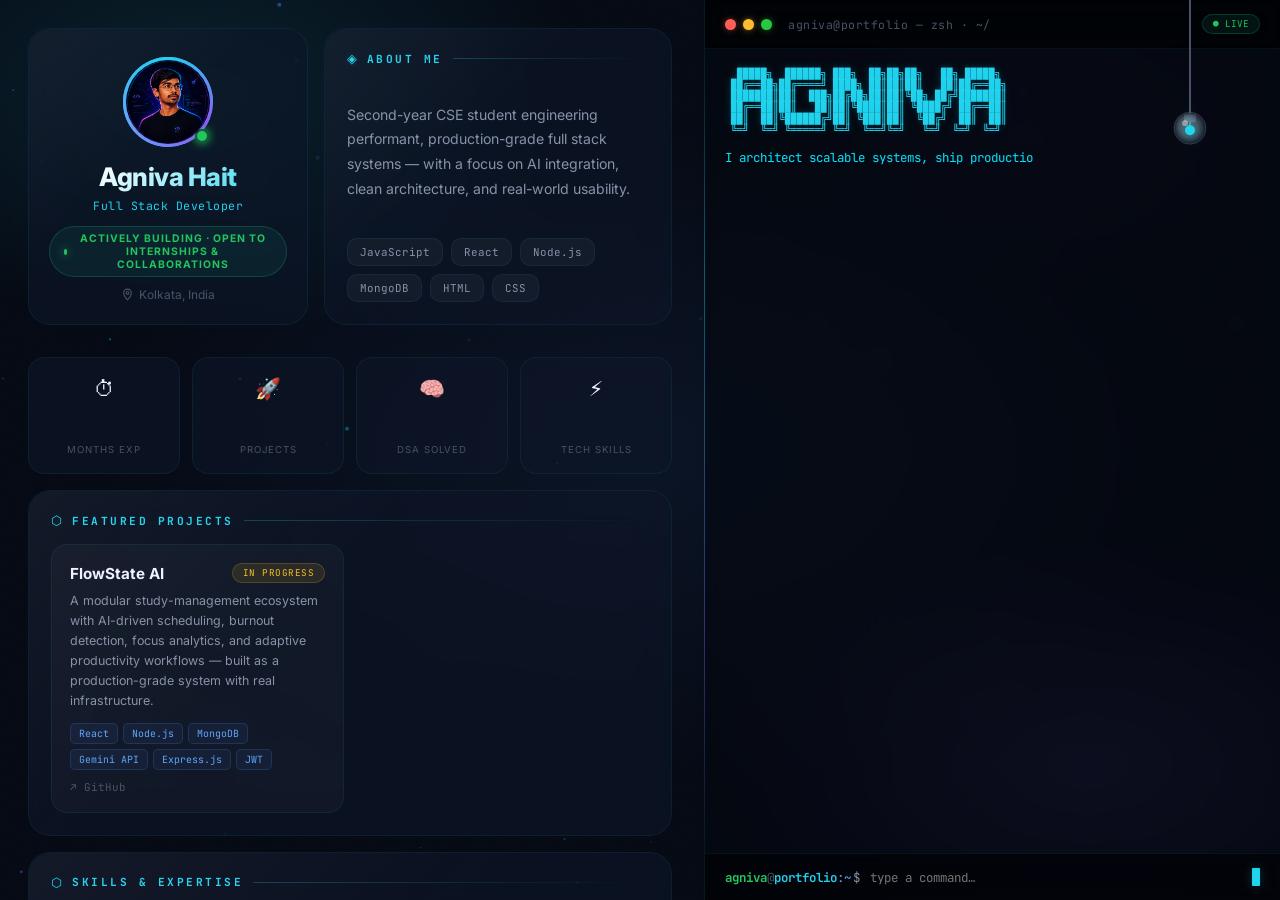
<file: ui/dashboard.html>
<!DOCTYPE html>
<html lang="en">
<head>
  <meta charset="UTF-8" />
  <meta name="viewport" content="width=device-width, initial-scale=1.0" />
  <meta name="description" content="Agniva Hait — Full Stack Developer. I build systems, not just apps." />
  <meta name="theme-color" content="#050508" />
  <title>Agniva - Terminal</title>
  <link rel="icon" type="image/png" href="../assets/agniva.png">
  <link rel="preconnect" href="https://fonts.googleapis.com" />
  <link rel="preconnect" href="https://fonts.gstatic.com" crossorigin />
  <link rel="stylesheet" href="../style/system.css" />
  <link rel="stylesheet" href="./dashboard.css" />
</head>
<body data-theme="dark">

  <!-- Theme Toggle Rope -->
  <canvas id="ropeToggleCanvas" width="60" height="250" style="position:fixed; top:0; right:60px; z-index:9999; cursor:grab;" aria-label="Theme Toggle Rope"></canvas>

  <!-- Ambient background -->
  <canvas id="bg-canvas" aria-hidden="true"></canvas>
  <div class="bg-gradient" aria-hidden="true"></div>
  <div class="panel-divider" aria-hidden="true"></div>

  <!-- ════════════════════════════════════════════
       APP SHELL
  ════════════════════════════════════════════ -->
  <div id="app" role="main">

    <!-- ── LEFT: Dashboard Panel ── -->
    <aside id="dashboard-panel" aria-label="Developer Dashboard">
      <!-- Populated by dashboard.js -->
    </aside>

    <!-- ── RIGHT: Terminal Panel ── -->
    <section id="terminal-panel" aria-label="Interactive Terminal">

      <!-- Terminal chrome header -->
      <header class="terminal-header">
        <div class="terminal-dots" aria-hidden="true">
          <span class="t-dot red"></span>
          <span class="t-dot yellow"></span>
          <span class="t-dot green"></span>
        </div>
        <span class="terminal-title">agniva@portfolio — zsh · ~/</span>
        <span class="terminal-badge">● LIVE</span>
      </header>

      <!-- Output area -->
      <div id="terminal-output" role="log" aria-live="polite" aria-label="Terminal output"></div>

      <!-- Input bar -->
      <div class="terminal-input-bar">
        <label for="terminal-input" class="input-prompt-label" aria-label="Terminal prompt">
          <span class="pu">agniva</span><span class="pa">@</span><span class="ph">portfolio</span><span class="pp">:~</span><span class="ps">$</span>
        </label>
        <input
          id="terminal-input"
          type="text"
          autocomplete="off"
          autocorrect="off"
          autocapitalize="none"
          spellcheck="false"
          aria-label="Terminal command input"
          placeholder="type a command…"
        />
        <span class="cursor-blink" aria-hidden="true"></span>
      </div>

    </section>
  </div>

  <!-- ── Module bootstrap ── -->
  <script type="module" src="./layout.js"></script>
  <script src="../js/particles.js"></script>
</body>
</html>
</file>
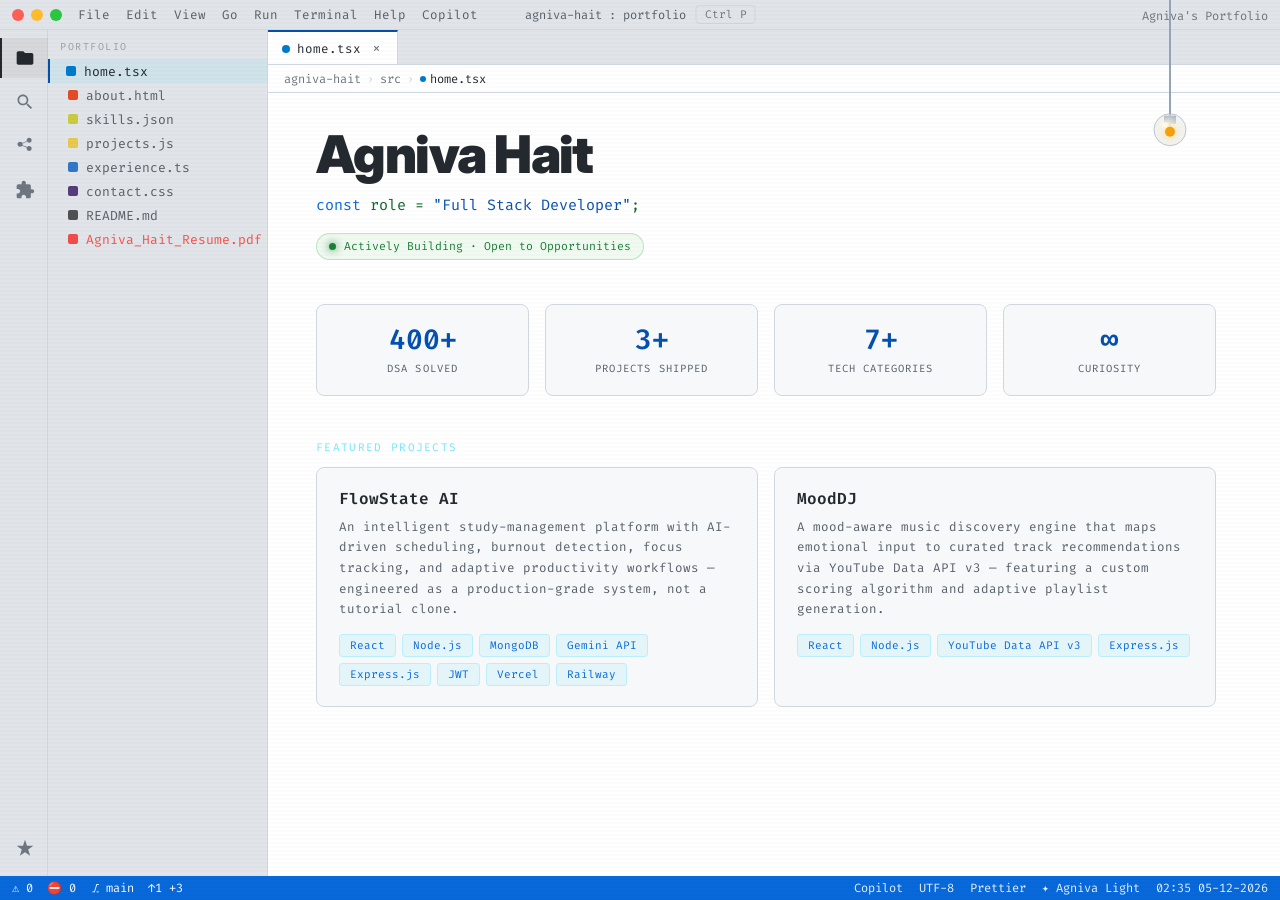
<file: ui/ide/ide.html>
<!-- IDE MODE — ui/ide/ -->
<!DOCTYPE html>
<html lang="en">
<head>
  <meta charset="UTF-8">
  <meta name="viewport" content="width=device-width, initial-scale=1.0">
  <title>Agniva Hait — IDE Mode</title>
  <link rel="icon" type="image/png" href="../../assets/agniva.png">
  <link rel="stylesheet" href="ide.css">
  <link href="https://fonts.googleapis.com/css2?family=Fira+Code:wght@300;400;500;600;700&family=Inter:wght@400;500;600;700;800;900&display=swap" rel="stylesheet">
</head>
<body>

  <!-- Theme Toggle Rope -->
  <canvas id="ropeToggleCanvas" width="60" height="250"
    style="position:fixed; top:0; right:80px; z-index:9999; cursor:grab;" aria-label="Theme Toggle Rope"></canvas>

  <!-- ── TITLE BAR ── -->
  <div class="title-bar">
    <div class="tb-left">
      <div class="traffic-lights">
        <div class="tl red"></div>
        <div class="tl yellow"></div>
        <div class="tl green"></div>
      </div>
      <div class="menu-bar">
        <span>File</span><span>Edit</span><span>View</span>
        <span>Go</span><span>Run</span><span>Terminal</span>
        <span>Help</span><span>Copilot</span>
      </div>
    </div>
    <div class="tb-center">
      <span class="tb-title">agniva-hait : portfolio</span>
      <span class="tb-shortcut">Ctrl P</span>
    </div>
    <div class="tb-right">
      <span class="tb-brand">Agniva's Portfolio</span>
    </div>
  </div>

  <!-- ── WORKSPACE ── -->
  <div class="workspace">

    <!-- Activity Bar -->
    <div class="activity-bar">
      <div class="act-top">
        <div class="activity-icon active" id="btn-explorer" data-tip="Explorer">
          <svg viewBox="0 0 24 24" fill="currentColor" width="20" height="20"><path d="M10 4H4c-1.1 0-2 .9-2 2v12c0 1.1.9 2 2 2h16c1.1 0 2-.9 2-2V8c0-1.1-.9-2-2-2h-8l-2-2z"/></svg>
          <div class="act-tooltip">Explorer</div>
        </div>
        <div class="activity-icon" id="btn-search" data-tip="Search">
          <svg viewBox="0 0 24 24" fill="currentColor" width="20" height="20"><path d="M15.5 14h-.79l-.28-.27C15.41 12.59 16 11.11 16 9.5 16 5.91 13.09 3 9.5 3S3 5.91 3 9.5 5.91 16 9.5 16c1.61 0 3.09-.59 4.23-1.57l.27.28v.79l5 4.99L20.49 19l-4.99-5zm-6 0C7.01 14 5 11.99 5 9.5S7.01 5 9.5 5 14 7.01 14 9.5 11.99 14 9.5 14z"/></svg>
          <div class="act-tooltip">Search</div>
        </div>
        <div class="activity-icon" id="btn-git" data-tip="Source Control">
          <svg viewBox="0 0 24 24" fill="currentColor" width="20" height="20"><path d="M17 12c-1.03 0-1.9.52-2.43 1.3L9.17 11c.05-.32.08-.65.08-.99 0-.35-.03-.68-.08-1l5.4-2.3C15.1 7.48 15.97 8 17 8c1.66 0 3-1.34 3-3s-1.34-3-3-3-3 1.34-3 3c0 .35.07.69.18 1L8.78 8.3C8.1 7.48 7.1 7 6 7c-1.66 0-3 1.34-3 3s1.34 3 3 3c1.1 0 2.1-.52 2.78-1.3l5.4 2.3c-.11.31-.18.65-.18 1 0 1.66 1.34 3 3 3s3-1.34 3-3-1.34-3-3-3z"/></svg>
          <div class="act-tooltip">Source Control</div>
        </div>
        <div class="activity-icon" id="btn-ext" data-tip="Extensions">
          <svg viewBox="0 0 24 24" fill="currentColor" width="20" height="20"><path d="M20.5 11H19V7c0-1.1-.9-2-2-2h-4V3.5C13 2.12 11.88 1 10.5 1S8 2.12 8 3.5V5H4c-1.1 0-2 .9-2 2v3.8H3.5c1.49 0 2.7 1.21 2.7 2.7s-1.21 2.7-2.7 2.7H2V20c0 1.1.9 2 2 2h3.8v-1.5c0-1.49 1.21-2.7 2.7-2.7 1.49 0 2.7 1.21 2.7 2.7V22H17c1.1 0 2-.9 2-2v-4h1.5c1.38 0 2.5-1.12 2.5-2.5S21.88 11 20.5 11z"/></svg>
          <div class="act-tooltip">Extensions</div>
        </div>
      </div>
      <div class="act-bottom">
        <div class="activity-icon" id="btn-copilot" data-tip="Copilot">
          <svg viewBox="0 0 24 24" fill="currentColor" width="20" height="20"><path d="M12 2l2.4 7.4H22l-6.2 4.5 2.4 7.4L12 17l-6.2 4.3 2.4-7.4L2 9.4h7.6L12 2z"/></svg>
          <div class="act-tooltip">Copilot</div>
        </div>
      </div>
    </div>

    <!-- Sidebar -->
    <div class="sidebar" id="sidebar">
      <div class="sidebar-header">PORTFOLIO</div>
      <div class="file-tree">
        <div class="file-row" data-file="home.tsx">
          <span class="file-dot tsx"></span>home.tsx
        </div>
        <div class="file-row" data-file="about.html">
          <span class="file-dot html"></span>about.html
        </div>
        <div class="file-row" data-file="skills.json">
          <span class="file-dot json"></span>skills.json
        </div>
        <div class="file-row" data-file="projects.js">
          <span class="file-dot js"></span>projects.js
        </div>
        <div class="file-row" data-file="experience.ts">
          <span class="file-dot ts"></span>experience.ts
        </div>
        <div class="file-row" data-file="contact.css">
          <span class="file-dot css"></span>contact.css
        </div>
        <div class="file-row" data-file="README.md">
          <span class="file-dot md"></span>README.md
        </div>
        <div class="file-row pdf-row" data-file="resume.pdf">
          <span class="file-dot pdf"></span>Agniva_Hait_Resume.pdf
        </div>
      </div>
    </div>

    <!-- Main Editor -->
    <div class="main-editor" id="main-editor">
      <div class="tab-bar" id="tab-bar"></div>
      <div class="breadcrumb" id="breadcrumb"></div>
      <div class="editor-scroll" id="editor-content"></div>
    </div>

    <!-- Copilot Panel -->
    <div class="copilot-panel" id="copilot-panel">
      <div class="copilot-header">✦ Agniva's Copilot</div>
      <div class="copilot-body">
        <div class="copilot-line">// Suggested: Add more projects</div>
        <div class="copilot-line">// Suggested: Update experience dates</div>
        <div class="copilot-line">// Try: hire Agniva</div>
        <div class="copilot-line ghost">// Analyzing codebase...</div>
        <div class="copilot-line ghost">// Skills match: 94%</div>
      </div>
    </div>

  </div><!-- /workspace -->

  <!-- ── STATUS BAR ── -->
  <div class="status-bar">
    <div class="sb-left">
      <span>⚠ 0 &nbsp;⛔ 0</span>
      <span>⎇ main &nbsp;↑1 +3</span>
    </div>
    <div class="sb-right">
      <span>Copilot</span>
      <span>UTF-8</span>
      <span>Prettier</span>
      <span id="theme-label">✦ Agniva Dark</span>
      <span id="status-clock">00:00</span>
    </div>
  </div>

  <script src="ide.js"></script>
  <script>
    (function initRopeToggle() {
      const canvas = document.getElementById("ropeToggleCanvas");
      if (!canvas) return;
      const ctx = canvas.getContext("2d");
      let points = [];
      const segmentLength = 12;
      const gravity = 0.6;
      const friction = 0.92;
      const iterations = 5;
      const totalPoints = 12;
      for (let i = 0; i < totalPoints; i++) {
        points.push({ x: canvas.width / 2, y: 0 + i * segmentLength, oldx: canvas.width / 2, oldy: 0 + i * segmentLength });
      }
      let dragging = false;
      let hasToggled = false;
      const savedTheme = localStorage.getItem('theme');
      const prefersLight = window.matchMedia && window.matchMedia('(prefers-color-scheme: light)').matches;
      if (savedTheme === 'light' || (!savedTheme && prefersLight)) {
        document.documentElement.setAttribute('data-theme', 'light');
        document.getElementById('theme-label').textContent = '✦ Agniva Light';
      }
      function setRopeTheme() {
        const isLight = document.documentElement.getAttribute('data-theme') === 'light';
        if (isLight) {
          document.documentElement.removeAttribute('data-theme');
          localStorage.setItem('theme', 'dark');
          document.getElementById('theme-label').textContent = '✦ Agniva Dark';
          if (window.dispatchEvent) window.dispatchEvent(new Event('themeChanged'));
        } else {
          document.documentElement.setAttribute('data-theme', 'light');
          localStorage.setItem('theme', 'light');
          document.getElementById('theme-label').textContent = '✦ Agniva Light';
          if (window.dispatchEvent) window.dispatchEvent(new Event('themeChanged'));
        }
      }
      function getMousePos(e) {
        const rect = canvas.getBoundingClientRect();
        const clientX = e.touches ? e.touches[0].clientX : e.clientX;
        const clientY = e.touches ? e.touches[0].clientY : e.clientY;
        return { x: clientX - rect.left, y: clientY - rect.top };
      }
      function onDown(e) {
        const pos = getMousePos(e);
        const last = points[points.length - 1];
        if (Math.hypot(pos.x - last.x, pos.y - last.y) < 25) dragging = true;
      }
      canvas.addEventListener("mousedown", onDown);
      canvas.addEventListener("touchstart", onDown, { passive: true });
      window.addEventListener("mouseup", () => dragging = false);
      window.addEventListener("touchend", () => dragging = false);
      window.addEventListener("mousemove", (e) => {
        if (dragging) {
          const pos = getMousePos(e);
          points[points.length - 1].x = pos.x;
          points[points.length - 1].y = pos.y;
        }
      });
      window.addEventListener("touchmove", (e) => {
        if (dragging) {
          const pos = getMousePos(e);
          points[points.length - 1].x = pos.x;
          points[points.length - 1].y = pos.y;
        }
      }, { passive: true });
      function loop() {
        for (let i = 1; i < points.length; i++) {
          let p = points[i];
          let vx = (p.x - p.oldx) * friction;
          let vy = (p.y - p.oldy) * friction;
          p.oldx = p.x; p.oldy = p.y;
          p.x += vx; p.y += vy + gravity;
        }
        for (let j = 0; j < iterations; j++) {
          for (let i = 0; i < points.length - 1; i++) {
            let p1 = points[i], p2 = points[i + 1];
            let dx = p2.x - p1.x, dy = p2.y - p1.y;
            let dist = Math.sqrt(dx * dx + dy * dy);
            let diff = (dist - segmentLength) / dist;
            let offsetX = dx * diff * 0.5, offsetY = dy * diff * 0.5;
            if (i !== 0) { p1.x += offsetX; p1.y += offsetY; }
            p2.x -= offsetX; p2.y -= offsetY;
          }
          points[0].x = canvas.width / 2; points[0].y = -10;
        }
        ctx.clearRect(0, 0, canvas.width, canvas.height);
        const isLight = document.documentElement.getAttribute('data-theme') === 'light';
        // DRAW ROPE
        ctx.strokeStyle = isLight ? "#94a3b8" : "#4a5268";
        ctx.lineWidth = 2;
        ctx.beginPath();
        ctx.moveTo(points[0].x, points[0].y);
        for (let i = 1; i < points.length; i++) ctx.lineTo(points[i].x, points[i].y);
        ctx.stroke();

        let last = points[points.length - 1];

        // DRAW BULB HOUSING
        ctx.save();
        ctx.translate(last.x, last.y);
        
        // Metallic Base
        ctx.fillStyle = isLight ? "#64748b" : "#334155";
        ctx.fillRect(-6, -14, 12, 8);
        
        // Glass Bulb
        ctx.beginPath();
        ctx.arc(0, 0, 16, 0, Math.PI * 2);
        const bulbGrad = ctx.createRadialGradient(-4, -4, 2, 0, 0, 16);
        if (isLight) {
          bulbGrad.addColorStop(0, "rgba(255, 255, 255, 0.95)");
          bulbGrad.addColorStop(1, "rgba(226, 232, 240, 0.5)");
        } else {
          bulbGrad.addColorStop(0, "rgba(255, 255, 255, 0.25)");
          bulbGrad.addColorStop(1, "rgba(15, 23, 42, 0.7)");
        }
        ctx.fillStyle = bulbGrad;
        ctx.fill();
        ctx.strokeStyle = isLight ? "rgba(148, 163, 184, 0.6)" : "rgba(255, 255, 255, 0.15)";
        ctx.lineWidth = 1;
        ctx.stroke();
        
        // Filament Glow (Dynamic)
        ctx.beginPath();
        ctx.arc(0, 2, 5, 0, Math.PI * 2);
        ctx.shadowBlur = dragging ? 25 : 12;
        ctx.shadowColor = isLight ? "#fbbf24" : "#22d3ee";
        ctx.fillStyle = isLight ? "#f59e0b" : "#22d3ee";
        ctx.fill();
        
        // Reflection highlight
        ctx.beginPath();
        ctx.arc(-5, -5, 3, 0, Math.PI * 2);
        ctx.fillStyle = "rgba(255, 255, 255, 0.4)";
        ctx.fill();
        
        ctx.restore();

        if (last.y > 180 && !hasToggled) { setRopeTheme(); hasToggled = true; }
        else if (last.y < 150) { hasToggled = false; }
        requestAnimationFrame(loop);
      }
      loop();
    })();
  </script>
</body>
</html>
</file>
<file: style/system.css>
/* =============================================================
   SYSTEM.CSS — Universal Design System
   
   The ONE shared visual language across ALL portfolio pages.
   Import this FIRST on every page.
   
   Contains:
   - Universal design tokens
   - Shared background system
   - Custom scrollbar
   - Universal button system
   - Typography hierarchy
   - Animation system
   - Microinteractions
   - Noise texture overlay
   ============================================================= */

/* ── 1. UNIVERSAL DESIGN TOKENS ────────────────────────────── */
:root {
  /* ── Background System ── */
  --sys-bg:              #060a14;
  --sys-bg-deep:         #050810;
  --sys-bg-panel:        rgba(8, 14, 28, 0.82);
  --sys-bg-card:         rgba(12, 20, 38, 0.55);
  --sys-bg-card-hover:   rgba(18, 28, 50, 0.72);
  --sys-bg-glass:        rgba(14, 22, 40, 0.6);
  --sys-bg-glass-hover:  rgba(20, 30, 52, 0.72);
  --sys-bg-elevated:     rgba(16, 24, 44, 0.85);

  /* ── Accent Colors (limited palette) ── */
  --sys-cyan:            #22d3ee;
  --sys-cyan-dim:        rgba(34, 211, 238, 0.55);
  --sys-cyan-glow:       rgba(34, 211, 238, 0.12);
  --sys-cyan-surface:    rgba(34, 211, 238, 0.06);

  --sys-purple:          #8b5cf6;
  --sys-purple-dim:      rgba(139, 92, 246, 0.55);
  --sys-purple-glow:     rgba(139, 92, 246, 0.12);
  --sys-purple-surface:  rgba(139, 92, 246, 0.06);

  --sys-green:           #22c55e;
  --sys-green-dim:       rgba(34, 197, 94, 0.55);
  --sys-green-surface:   rgba(34, 197, 94, 0.08);

  /* ── Borders ── */
  --sys-border:          rgba(34, 211, 238, 0.08);
  --sys-border-hover:    rgba(34, 211, 238, 0.28);
  --sys-border-active:   rgba(34, 211, 238, 0.55);
  --sys-border-muted:    rgba(255, 255, 255, 0.06);

  /* ── Text ── */
  --sys-text-1:          #eef2ff;
  --sys-text-2:          #8892a8;
  --sys-text-3:          #4a5268;
  --sys-text-cyan:       var(--sys-cyan);

  /* ── Typography ── */
  --sys-font-heading:    'Space Grotesk', system-ui, sans-serif;
  --sys-font-body:       'Inter', system-ui, sans-serif;
  --sys-font-mono:       'JetBrains Mono', monospace;

  /* ── Spacing Scale (16/24/32/48) ── */
  --sys-sp-xs:   8px;
  --sys-sp-sm:   12px;
  --sys-sp-md:   16px;
  --sys-sp-lg:   24px;
  --sys-sp-xl:   32px;
  --sys-sp-2xl:  48px;

  /* ── Border Radius ── */
  --sys-r-sm:    10px;
  --sys-r-md:    16px;
  --sys-r-lg:    22px;
  --sys-r-xl:    28px;
  --sys-r-pill:  999px;

  /* ── Transitions ── */
  --sys-ease:    cubic-bezier(0.4, 0, 0.2, 1);
  --sys-tr-fast: 180ms var(--sys-ease);
  --sys-tr-base: 280ms var(--sys-ease);
  --sys-tr-slow: 450ms var(--sys-ease);

  /* ── Glass ── */
  --sys-glass-bg:     rgba(12, 20, 38, 0.6);
  --sys-glass-blur:   blur(20px);
  --sys-glass-border: 1px solid var(--sys-border);
  --sys-glass-shadow: 0 8px 32px rgba(0, 0, 0, 0.4);

  /* ── Glow Shadows ── */
  --sys-glow-sm:   0 0 12px rgba(34, 211, 238, 0.08);
  --sys-glow-md:   0 0 24px rgba(34, 211, 238, 0.12);
  --sys-glow-lg:   0 0 40px rgba(34, 211, 238, 0.16);
  --sys-glow-card: 0 8px 32px rgba(0, 0, 0, 0.4),
                   0 0 20px rgba(34, 211, 238, 0.06);
}

/* ── Light Theme Overrides ── */
[data-theme="light"] {
  --sys-bg:              #fdfdfe;
  --sys-bg-deep:         #f8fafc;
  --sys-bg-panel:        rgba(255, 255, 255, 0.9);
  --sys-bg-card:         rgba(255, 255, 255, 0.55);
  --sys-bg-card-hover:   rgba(255, 255, 255, 0.85);
  --sys-bg-glass:        rgba(255, 255, 255, 0.65);
  --sys-bg-glass-hover:  rgba(255, 255, 255, 0.85);
  --sys-bg-elevated:     rgba(255, 255, 255, 0.98);

  --sys-cyan:            #0284c7;
  --sys-cyan-dim:        rgba(2, 132, 199, 0.2);
  --sys-cyan-glow:       rgba(2, 132, 199, 0.05);
  --sys-cyan-surface:    rgba(2, 132, 199, 0.03);

  --sys-purple:          #7c3aed;
  --sys-purple-dim:      rgba(124, 58, 237, 0.2);
  --sys-purple-glow:     rgba(124, 58, 237, 0.05);
  --sys-purple-surface:  rgba(124, 58, 237, 0.03);

  --sys-green:           #16a34a;
  --sys-green-dim:       rgba(22, 163, 74, 0.2);
  --sys-green-surface:   rgba(22, 163, 74, 0.05);

  --sys-border:          rgba(15, 23, 42, 0.08);
  --sys-border-hover:    rgba(2, 132, 199, 0.2);
  --sys-border-active:   rgba(2, 132, 199, 0.35);
  --sys-border-muted:    rgba(15, 23, 42, 0.05);

  --sys-text-1:          #0f172a;
  --sys-text-2:          #334155;
  --sys-text-3:          #64748b;
  
  --sys-glass-bg:        rgba(255, 255, 255, 0.7);
  --sys-glass-shadow:    0 8px 32px rgba(15, 23, 42, 0.06);

  --sys-glow-sm:         0 4px 12px rgba(15, 23, 42, 0.05);
  --sys-glow-md:         0 8px 24px rgba(15, 23, 42, 0.07);
  --sys-glow-lg:         0 12px 40px rgba(15, 23, 42, 0.09);
  --sys-glow-card:       0 8px 32px rgba(15, 23, 42, 0.05),
                         0 0 20px rgba(2, 132, 199, 0.03);
}


/* ── 2. UNIVERSAL BACKGROUND SYSTEM ────────────────────────── */

/* Deep dark futuristic background + cinematic glows */
body::before {
  content: '';
  position: fixed;
  inset: 0;
  z-index: -2;
  pointer-events: none;
  background:
    /* Top-left cyan radial */
    radial-gradient(ellipse 60% 50% at 15% 10%,
      rgba(34, 211, 238, 0.06) 0%, transparent 55%),
    /* Bottom-right purple radial */
    radial-gradient(ellipse 55% 45% at 85% 85%,
      rgba(139, 92, 246, 0.07) 0%, transparent 55%),
    /* Center subtle blue */
    radial-gradient(ellipse 70% 60% at 50% 50%,
      rgba(59, 130, 246, 0.04) 0%, transparent 65%),
    /* Top-right purple accent */
    radial-gradient(ellipse 40% 35% at 80% 15%,
      rgba(139, 92, 246, 0.04) 0%, transparent 50%),
    /* Base color */
    var(--sys-bg);
}

[data-theme="light"] body::before {
  background: 
    radial-gradient(ellipse 70% 60% at 15% 10%, rgba(2, 132, 199, 0.06) 0%, transparent 60%),
    radial-gradient(ellipse 60% 50% at 85% 85%, rgba(124, 58, 237, 0.06) 0%, transparent 60%),
    linear-gradient(135deg, #fdfdfe 0%, #f1f5f9 100%);
}

/* Subtle noise texture overlay */
body::after {
  content: '';
  position: fixed;
  inset: 0;
  z-index: -1;
  pointer-events: none;
  background-image: url("data:image/svg+xml,%3Csvg xmlns='http://www.w3.org/2000/svg' width='200' height='200'%3E%3Cfilter id='n'%3E%3CfeTurbulence type='fractalNoise' baseFrequency='0.75' numOctaves='4' stitchTiles='stitch'/%3E%3C/filter%3E%3Crect width='200' height='200' filter='url(%23n)' opacity='1'/%3E%3C/svg%3E");
  opacity: 0.018;
  background-size: 200px 200px;
  mix-blend-mode: overlay;
}


/* ── 3. CUSTOM SCROLLBAR ──────────────────────────────────── */
::-webkit-scrollbar {
  width: 6px;
  height: 6px;
}

::-webkit-scrollbar-track {
  background: rgba(6, 10, 20, 0.5);
}

::-webkit-scrollbar-thumb {
  background: rgba(34, 211, 238, 0.18);
  border-radius: 4px;
  transition: background 0.2s ease;
}

::-webkit-scrollbar-thumb:hover {
  background: rgba(34, 211, 238, 0.35);
}

/* Firefox */
* {
  scrollbar-width: thin;
  scrollbar-color: rgba(34, 211, 238, 0.18) rgba(6, 10, 20, 0.5);
}


/* ── 4. UNIVERSAL BUTTON SYSTEM ───────────────────────────── */

/* Primary Button */
.btn-primary {
  display: inline-flex;
  align-items: center;
  gap: 8px;
  padding: 10px 20px;
  border-radius: var(--sys-r-sm);
  font-family: var(--sys-font-mono);
  font-size: 0.78rem;
  font-weight: 600;
  letter-spacing: 0.04em;
  color: var(--sys-bg-deep);
  background: linear-gradient(135deg, var(--sys-cyan), rgba(34, 211, 238, 0.85));
  border: 1px solid var(--sys-cyan);
  cursor: pointer;
  transition: all var(--sys-tr-fast);
  text-decoration: none;
  position: relative;
  overflow: hidden;
}

.btn-primary:hover {
  box-shadow: 0 0 20px rgba(34, 211, 238, 0.25),
              0 4px 16px rgba(0, 0, 0, 0.3);
  transform: translateY(-2px);
}

/* Secondary Button */
.btn-secondary {
  display: inline-flex;
  align-items: center;
  gap: 8px;
  padding: 10px 20px;
  border-radius: var(--sys-r-sm);
  font-family: var(--sys-font-mono);
  font-size: 0.78rem;
  font-weight: 600;
  letter-spacing: 0.04em;
  color: var(--sys-cyan);
  background: var(--sys-cyan-surface);
  border: 1px solid rgba(34, 211, 238, 0.25);
  cursor: pointer;
  transition: all var(--sys-tr-fast);
  text-decoration: none;
}

.btn-secondary:hover {
  background: rgba(34, 211, 238, 0.12);
  border-color: var(--sys-cyan-dim);
  box-shadow: 0 0 16px rgba(34, 211, 238, 0.12);
  transform: translateY(-2px);
}

/* Outline Button */
.btn-outline {
  display: inline-flex;
  align-items: center;
  gap: 8px;
  padding: 10px 20px;
  border-radius: var(--sys-r-sm);
  font-family: var(--sys-font-mono);
  font-size: 0.78rem;
  font-weight: 500;
  letter-spacing: 0.04em;
  color: var(--sys-text-2);
  background: transparent;
  border: 1px solid var(--sys-border-hover);
  cursor: pointer;
  transition: all var(--sys-tr-fast);
  text-decoration: none;
}

.btn-outline:hover {
  color: var(--sys-cyan);
  border-color: var(--sys-cyan-dim);
  box-shadow: var(--sys-glow-sm);
  transform: translateY(-2px);
}

/* Ghost Button */
.btn-ghost {
  display: inline-flex;
  align-items: center;
  gap: 8px;
  padding: 8px 16px;
  border-radius: var(--sys-r-sm);
  font-family: var(--sys-font-mono);
  font-size: 0.75rem;
  font-weight: 500;
  color: var(--sys-text-3);
  background: transparent;
  border: 1px solid transparent;
  cursor: pointer;
  transition: all var(--sys-tr-fast);
  text-decoration: none;
}

.btn-ghost:hover {
  color: var(--sys-text-2);
  background: rgba(255, 255, 255, 0.04);
  border-color: var(--sys-border);
}


/* ── 5. UNIVERSAL ANIMATION SYSTEM ─────────────────────────── */

/* Fade in from below */
@keyframes sys-fade-up {
  from { opacity: 0; transform: translateY(16px); }
  to   { opacity: 1; transform: translateY(0); }
}

/* Fade in from above */
@keyframes sys-fade-down {
  from { opacity: 0; transform: translateY(-12px); }
  to   { opacity: 1; transform: translateY(0); }
}

/* Simple fade in */
@keyframes sys-fade-in {
  from { opacity: 0; }
  to   { opacity: 1; }
}

/* Scale + fade */
@keyframes sys-scale-in {
  from { opacity: 0; transform: scale(0.96); }
  to   { opacity: 1; transform: scale(1); }
}

/* Subtle pulse glow */
@keyframes sys-pulse-glow {
  0%, 100% { box-shadow: 0 0 8px rgba(34, 211, 238, 0.08); }
  50%      { box-shadow: 0 0 18px rgba(34, 211, 238, 0.16); }
}

/* Blinking caret */
@keyframes sys-blink {
  0%, 100% { opacity: 1; }
  50%      { opacity: 0; }
}

/* Subtle float */
@keyframes sys-float {
  0%, 100% { transform: translateY(0); }
  50%      { transform: translateY(-4px); }
}

/* Border shimmer — used on hover */
@keyframes sys-shimmer {
  0%   { background-position: -200% center; }
  100% { background-position: 200% center; }
}

/* Scroll reveal base class */
.sys-reveal {
  opacity: 0;
  transform: translateY(20px);
  transition: opacity 0.55s var(--sys-ease),
              transform 0.55s var(--sys-ease);
}

.sys-reveal.visible {
  opacity: 1;
  transform: translateY(0);
}


/* ── 6. UNIVERSAL CARD SYSTEM ──────────────────────────────── */

/* Glass card base */
.sys-card {
  background: var(--sys-glass-bg);
  border: 1px solid var(--sys-border);
  border-radius: var(--sys-r-lg);
  backdrop-filter: var(--sys-glass-blur);
  -webkit-backdrop-filter: var(--sys-glass-blur);
  padding: var(--sys-sp-lg);
  position: relative;
  overflow: hidden;
  transition: all var(--sys-tr-base);
}

/* Glass highlight */
.sys-card::before {
  content: '';
  position: absolute;
  inset: 0;
  border-radius: inherit;
  pointer-events: none;
  background: linear-gradient(135deg, rgba(255, 255, 255, 0.035) 0%, transparent 40%);
}

.sys-card:hover {
  background: var(--sys-glass-bg);
  border-color: var(--sys-border-hover);
  box-shadow: var(--sys-glow-card);
  transform: translateY(-4px);
}


/* ── 7. MICROINTERACTIONS ──────────────────────────────────── */

/* Glow follow mouse on cards (set --glow-x / --glow-y via JS) */
.sys-card-glow {
  position: absolute;
  inset: 0;
  border-radius: inherit;
  background: radial-gradient(
    circle 200px at var(--glow-x, 50%) var(--glow-y, 50%),
    rgba(34, 211, 238, 0.04) 0%,
    transparent 70%
  );
  pointer-events: none;
  opacity: 0;
  transition: opacity var(--sys-tr-base);
}

.sys-card:hover .sys-card-glow {
  opacity: 1;
}

/* Animated shine border on hover */
.sys-shine-border::after {
  content: '';
  position: absolute;
  inset: -1px;
  border-radius: inherit;
  padding: 1px;
  background: linear-gradient(
    90deg,
    transparent 0%,
    rgba(34, 211, 238, 0.3) 25%,
    rgba(139, 92, 246, 0.3) 50%,
    rgba(34, 211, 238, 0.3) 75%,
    transparent 100%
  );
  background-size: 200% 100%;
  -webkit-mask: linear-gradient(#fff 0 0) content-box, linear-gradient(#fff 0 0);
  -webkit-mask-composite: xor;
  mask: linear-gradient(#fff 0 0) content-box, linear-gradient(#fff 0 0);
  mask-composite: exclude;
  opacity: 0;
  transition: opacity 0.3s ease;
  pointer-events: none;
}

.sys-shine-border:hover::after {
  opacity: 1;
  animation: sys-shimmer 2s linear infinite;
}


/* ── 8. TYPOGRAPHY HIERARCHY ──────────────────────────────── */

/* Hero heading */
.sys-heading-hero {
  font-family: var(--sys-font-heading);
  font-size: clamp(1.8rem, 3vw, 2.4rem);
  font-weight: 700;
  letter-spacing: -0.02em;
  line-height: 1.2;
  color: var(--sys-text-1);
}

/* Section title */
.sys-heading-section {
  font-family: var(--sys-font-heading);
  font-size: clamp(1.25rem, 2.4vw, 1.75rem);
  font-weight: 700;
  color: var(--sys-text-1);
  letter-spacing: -0.01em;
}

/* Body text */
.sys-text-body {
  font-family: var(--sys-font-body);
  font-size: 0.875rem;
  line-height: 1.65;
  color: var(--sys-text-2);
}

/* Metadata / labels */
.sys-text-meta {
  font-family: var(--sys-font-mono);
  font-size: 0.68rem;
  font-weight: 600;
  letter-spacing: 0.1em;
  text-transform: uppercase;
  color: var(--sys-text-3);
}

/* Mono label */
.sys-text-mono {
  font-family: var(--sys-font-mono);
  font-size: 0.75rem;
  color: var(--sys-cyan);
  letter-spacing: 0.04em;
}

/* Accent gradient text */
.sys-gradient-text {
  background: linear-gradient(135deg, var(--sys-text-1) 30%, var(--sys-cyan) 100%);
  -webkit-background-clip: text;
  -webkit-text-fill-color: transparent;
  background-clip: text;
}


/* ── 9. STATUS BADGES ─────────────────────────────────────── */

.sys-badge {
  display: inline-flex;
  align-items: center;
  gap: 6px;
  padding: 3px 10px;
  border-radius: var(--sys-r-pill);
  font-family: var(--sys-font-mono);
  font-size: 0.6rem;
  font-weight: 700;
  letter-spacing: 0.08em;
  text-transform: uppercase;
}

.sys-badge--green {
  color: var(--sys-green);
  background: var(--sys-green-surface);
  border: 1px solid rgba(34, 197, 94, 0.2);
}

.sys-badge--cyan {
  color: var(--sys-cyan);
  background: var(--sys-cyan-surface);
  border: 1px solid rgba(34, 211, 238, 0.2);
}

.sys-badge--purple {
  color: var(--sys-purple);
  background: var(--sys-purple-surface);
  border: 1px solid rgba(139, 92, 246, 0.2);
}

.sys-badge--amber {
  color: #fbbf24;
  background: rgba(251, 191, 36, 0.08);
  border: 1px solid rgba(251, 191, 36, 0.2);
}


/* ── 10. TECH TAG CHIPS ───────────────────────────────────── */

.sys-tag {
  padding: 3px 10px;
  border-radius: var(--sys-r-pill);
  font-family: var(--sys-font-mono);
  font-size: 0.65rem;
  font-weight: 600;
  letter-spacing: 0.03em;
  color: var(--sys-cyan);
  background: var(--sys-cyan-surface);
  border: 1px solid rgba(34, 211, 238, 0.15);
  transition: all var(--sys-tr-fast);
}

.sys-tag:hover {
  background: rgba(34, 211, 238, 0.12);
  border-color: var(--sys-cyan-dim);
  transform: translateY(-1px);
}


/* ── 11. SECTION HEADER (terminal-style) ──────────────────── */

.sys-section-header {
  display: flex;
  align-items: center;
  gap: 10px;
  margin-bottom: var(--sys-sp-md);
}

.sys-section-icon {
  color: var(--sys-cyan);
  font-size: 0.75rem;
  text-shadow: 0 0 8px var(--sys-cyan-glow);
}

.sys-section-label {
  font-family: var(--sys-font-mono);
  font-size: 0.68rem;
  font-weight: 700;
  letter-spacing: 2px;
  text-transform: uppercase;
  color: var(--sys-cyan);
}

.sys-section-line {
  flex: 1;
  height: 1px;
  background: linear-gradient(to right, var(--sys-border-hover), transparent);
}


/* ── 12. REDUCED MOTION ───────────────────────────────────── */

@media (prefers-reduced-motion: reduce) {
  *,
  *::before,
  *::after {
    animation-duration: 0.01ms !important;
    animation-iteration-count: 1 !important;
    transition-duration: 0.01ms !important;
  }

  .sys-reveal {
    opacity: 1 !important;
    transform: none !important;
  }
}
</file>
<file: style/theme.css>
/* =============================================================
   THEME.CSS — CSS Custom Properties (Design Tokens)
   Aligned with Universal Design System (system.css)
   ============================================================= */

:root {

  /* ── Colors ─────────────────────────────────────────────── */
  --clr-bg:            #02040a;
  --clr-bg-panel-l:    rgba(8, 14, 28, 0.55);
  --clr-bg-panel-r:    rgba(8, 14, 28, 0.55);
  --clr-bg-card:       rgba(12, 20, 38, 0.55);
  --clr-bg-card-hover: rgba(18, 28, 50, 0.72);
  --clr-bg-terminal:   rgba(6, 10, 20, 0.85);

  /* Accent – violet-cyan theme */
  --clr-accent:        #8b5cf6;
  --clr-accent-dim:    rgba(139, 92, 246, 0.55);
  --clr-accent-glow:   rgba(139, 92, 246, 0.10);
  --clr-accent-blue:   #60a5fa;
  --clr-accent-cyan:   #22d3ee;

  /* Status green */
  --clr-status:        #22c55e;
  --clr-status-glow:   rgba(34, 197, 94, 0.6);

  /* Borders */
  --clr-border:        rgba(139, 92, 246, 0.10);
  --clr-border-hover:  rgba(139, 92, 246, 0.40);
  --clr-border-active: rgba(34, 211, 238, 0.55);
  --clr-border-muted:  rgba(255, 255, 255, 0.06);

  /* Text */
  --clr-text-primary:   #f8fbff;
  --clr-text-secondary: #cbd5e1;
  --clr-text-muted:     #94a3b8;
  --clr-text-terminal:  #22d3ee;

  /* ── Typography ─────────────────────────────────────────── */
  --font-heading: 'Space Grotesk', system-ui, sans-serif;
  --font-body:    'Inter', system-ui, sans-serif;
  --font-mono:    'JetBrains Mono', monospace;

  /* ── Spacing scale ──────────────────────────────────────── */
  --sp-2xs: 0.25rem;   /*  4px */
  --sp-xs:  0.375rem;  /*  6px */
  --sp-sm:  0.5rem;    /*  8px */
  --sp-md:  1rem;      /* 16px */
  --sp-lg:  1.5rem;    /* 24px */
  --sp-xl:  2rem;      /* 32px */
  --sp-2xl: 3rem;      /* 48px */

  /* ── Radius ─────────────────────────────────────────────── */
  --r-sm:  10px;
  --r-md:  16px;
  --r-lg:  22px;
  --r-xl:  28px;

  /* ── Transitions ────────────────────────────────────────── */
  --tr-fast:   180ms cubic-bezier(0.4, 0, 0.2, 1);
  --tr-base:   280ms cubic-bezier(0.4, 0, 0.2, 1);
  --tr-slow:   450ms cubic-bezier(0.4, 0, 0.2, 1);

  /* ── Glass (backdrop-filter card) ──────────────────────── */
  --glass-bg:     rgba(14, 22, 40, 0.6);
  --glass-blur:   blur(20px);
  --glass-border: 1px solid var(--clr-border);
  --glass-shadow: 0 8px 32px rgba(0, 0, 0, 0.4);

  /* ── Glow shadows ───────────────────────────────────────── */
  --glow-sm:    0 0 14px rgba(139, 92, 246, 0.12);
  --glow-md:    0 0 28px rgba(139, 92, 246, 0.16);
  --glow-lg:    0 0 48px rgba(139, 92, 246, 0.20);
  --glow-card:  0 8px 32px rgba(0, 0, 0, 0.45),
                0 0 20px rgba(139, 92, 246, 0.08);
}

/* ── Light Theme Overrides ── */
[data-theme="light"] {
  --clr-bg:            #fdfdfe;
  --clr-bg-panel-l:    rgba(248, 250, 252, 0.9);
  --clr-bg-panel-r:    rgba(255, 255, 255, 0.85);
  --clr-bg-card:       rgba(255, 255, 255, 0.6);
  --clr-bg-card-hover: rgba(255, 255, 255, 0.9);
  --clr-bg-terminal:   rgba(255, 255, 255, 0.8);

  --clr-accent:        #7c3aed;
  --clr-accent-dim:    rgba(124, 58, 237, 0.2);
  --clr-accent-glow:   rgba(124, 58, 237, 0.06);
  --clr-accent-blue:   #0284c7;
  --clr-accent-cyan:   #0284c7;

  --clr-border:        rgba(15, 23, 42, 0.08);
  --clr-border-hover:  rgba(124, 58, 237, 0.3);
  --clr-border-active: rgba(2, 132, 199, 0.4);
  --clr-border-muted:  rgba(15, 23, 42, 0.04);

  --clr-text-primary:   #0f172a !important;
  --clr-text-secondary: #1e293b !important;
  --clr-text-muted:     #475569 !important;
  --clr-text-terminal:  #0284c7 !important;

  --glass-bg:     rgba(255, 255, 255, 0.7) !important;
  --clr-bg-card:  rgba(255, 255, 255, 0.8) !important;
  --clr-bg-panel-l: rgba(248, 250, 252, 0.95) !important;
  --clr-bg-panel-r: rgba(255, 255, 255, 0.8) !important;
  --clr-border:   rgba(15, 23, 42, 0.12) !important;
  
  --glass-shadow: 0 8px 32px rgba(15, 23, 42, 0.08) !important;
  --glow-card:  0 8px 32px rgba(15, 23, 42, 0.08),
                0 0 20px rgba(124, 58, 237, 0.04) !important;
  --clr-text-secondary: #0f172a !important;
}
</file>
<file: style/base.css>
/* =============================================================
   BASE.CSS — Reset · Layout · Components · Animations
   ============================================================= */


/* ── 1. Reset ────────────────────────────────────────────────── */
:root {
  /* This file now relies on theme.css for primary tokens. 
     Only layout-specific constants remain here. */
  --navbar-h: 70px;
}

*,
*::before,
*::after {
  box-sizing: border-box;
  margin: 0;
  padding: 0;
}

html {
  font-size: 16px;
  scroll-behavior: smooth;
}

body {
  font-family: var(--font-body);
  background: var(--clr-bg);
  color: var(--clr-text-primary);
  min-height: 100vh;
  overflow-y: auto;
  position: relative;
}

body::after {
  /* Cinematic radial glow spots - aligned with system */
  content: '';
  position: fixed;
  inset: 0;
  z-index: 0;
  pointer-events: none;
  background:
    radial-gradient(circle at 25% 25%, var(--clr-accent-purple-glow, rgba(139, 92, 246, 0.06)) 0%, transparent 50%),
    radial-gradient(circle at 75% 75%, var(--clr-accent-blue-glow, rgba(96, 165, 250, 0.05)) 0%, transparent 50%),
    radial-gradient(circle at 50% 50%, var(--clr-accent-cyan-glow, rgba(34, 211, 238, 0.03)) 0%, transparent 60%);
  opacity: 1;
}

[data-theme="light"] {
  --clr-bg: #fdfdfe;
  --clr-text-primary: #0f172a !important;
  --clr-text-secondary: #1e293b !important;
  --clr-text-muted: #334155 !important;
  --clr-text-terminal: #0284c7 !important;
  --clr-accent-purple-glow: rgba(124, 58, 237, 0.04);
  --clr-accent-blue-glow: rgba(2, 132, 199, 0.04);
  --clr-accent-cyan-glow: rgba(2, 132, 199, 0.03);

  /* Cube & Profile Contrast Overrides */
}

[data-theme="light"] .cube-profile-about {
  color: #0f172a !important;
  font-weight: 500;
}

[data-theme="light"] .cube-profile-role {
  color: #0284c7 !important;
  font-weight: 600;
}

[data-theme="light"] .cube-stat-value {
  color: #0f172a !important;
}

[data-theme="light"] .cube-stat-label {
  color: #475569 !important;
  font-weight: 600;
}

[data-theme="light"] .cube-project-title {
  color: #0f172a !important;
}

[data-theme="light"] .card-title {
  color: #0f172a !important;
}

[data-theme="light"] .card-desc {
  color: #1e293b !important;
}

[data-theme="light"] body {
  background: radial-gradient(circle at 15% 10%, rgba(2, 132, 199, 0.05) 0%, transparent 50%),
    radial-gradient(circle at 85% 85%, rgba(124, 58, 237, 0.05) 0%, transparent 50%),
    #ffffff;
}

@keyframes bg-blobs-move {
  0% {
    background-position: 30% 70%, 80% 20%, 60% 90%;
  }

  100% {
    background-position: 40% 60%, 70% 30%, 50% 80%;
  }
}

#nexusCanvas {
  position: fixed;
  top: 0;
  left: 0;
  width: 100%;
  height: 100%;
  z-index: 0;
  /* was -1 — now sits above body bg but below panels */
  pointer-events: none;
  /* keep this — mouse events still pass through to document */
  opacity: 0.65;
  /* toned down so it doesn't overpower the UI */
}

/* Microinteractions: glow/underline sweep */
/* Microinteractions: glow/underline sweep */
a,
.card-cta,
button,
.project-card,
.timeline-card,
.tech-chip,
.skill-item {
  transition: box-shadow var(--tr-base), transform var(--tr-base), border-color var(--tr-base), background var(--tr-base), color var(--tr-base), text-decoration-color var(--tr-base);
}

a,
.card-cta {
  position: relative;
  overflow: hidden;
}

a::after,
.card-cta::after {
  content: '';
  position: absolute;
  left: 0;
  bottom: 0;
  width: 100%;
  height: 2px;
  background: linear-gradient(90deg, var(--clr-violet), var(--clr-blue), var(--clr-cyan));
  transform: scaleX(0);
  transition: transform var(--tr-fast);
}

a:hover::after,
.card-cta:hover::after {
  transform: scaleX(1);
}

/* Skills grid and chip (user request) */
.skills-grid {
  display: flex;
  flex-wrap: wrap;
  gap: 10px;
  max-height: 45vh;
  overflow: hidden;
}

.skill-chip {
  padding: 6px 12px;
  border-radius: 999px;
  background: rgba(124, 58, 237, 0.08);
  border: 1px solid rgba(124, 58, 237, 0.2);
  font-size: 12px;
  transition: all 0.3s ease;
}

.skill-chip:hover {
  background: rgba(124, 58, 237, 0.2);
  transform: translateY(-2px);
}

body::before {
  content: '';
  position: fixed;
  inset: 0;
  z-index: 0;
  pointer-events: none;
  background-image: url("data:image/svg+xml,%3Csvg xmlns='http://www.w3.org/2000/svg' width='200' height='200'%3E%3Cfilter id='n'%3E%3CfeTurbulence type='fractalNoise' baseFrequency='0.75' numOctaves='4' stitchTiles='stitch'/%3E%3C/filter%3E%3Crect width='200' height='200' filter='url(%23n)' opacity='1'/%3E%3C/svg%3E");
  opacity: 0.02;
  background-size: 180px 180px;
}

button {
  font-family: inherit;
  cursor: pointer;
  border: none;
  background: none;
}

code {
  font-family: var(--font-mono);
}


/* ── 2. Split Layout ─────────────────────────────────────────── */
.split-layout {
  display: flex;
  width: 100vw;
  height: 100vh;
  overflow: hidden;
  position: relative;
  /* NEW — establishes stacking context */
  z-index: 1;
  /* NEW — sits above canvas (z-index 0) */

  /* Page-load fade-in */
  opacity: 0;
  animation: anim-layout-in var(--tr-slow) forwards 0.05s;
}

/* ── Shared panel base ── */
.panel {
  position: relative;
  /* NO overflow:hidden — it destroys preserve-3d for 3D cube */
  overflow: visible;
}


/* ── 3. LEFT PANEL ───────────────────────────────────────────── */
.panel--left {
  width: 40%;
  min-width: 300px;
  background: rgba(8, 14, 28, 0.55);
  border-right: 1px solid rgba(34, 211, 238, 0.06);

  /* Layered depth: aligned cyan/purple glows */
  background-image:
    radial-gradient(ellipse 80% 55% at 50% 0%,
      rgba(34, 211, 238, 0.04) 0%,
      transparent 65%),
    radial-gradient(ellipse 50% 35% at 10% 100%,
      rgba(139, 92, 246, 0.03) 0%,
      transparent 60%),
    radial-gradient(ellipse 40% 30% at 90% 55%,
      rgba(34, 211, 238, 0.02) 0%,
      transparent 55%);

  display: flex;
  flex-direction: column;
  justify-content: center;
  align-items: center;
  gap: var(--sp-lg);
  padding: var(--sp-xl);

  opacity: 0;
  animation: anim-layout-in var(--tr-slow) forwards 0.05s;
}


/* ── 4. Scan-line effect ──────────────────────────────────────── */
.scan-line {
  position: absolute;
  inset: 0;
  pointer-events: none;
  z-index: 0;
  /* Static fine horizontal lines */
  background: repeating-linear-gradient(to bottom,
      transparent 0px,
      transparent 3px,
      rgba(0, 255, 204, 0.012) 3px,
      rgba(0, 255, 204, 0.012) 4px);
  /* A single bright sweep line */
  background-image:
    repeating-linear-gradient(to bottom,
      transparent 0px,
      transparent 3px,
      rgba(0, 255, 204, 0.012) 3px,
      rgba(0, 255, 204, 0.012) 4px),
    linear-gradient(to bottom,
      transparent 0%,
      rgba(0, 255, 204, 0.04) 50%,
      transparent 100%);
  background-size: 100% 4px, 100% 200%;
  animation: anim-scan 7s linear infinite;
}



/* ── 5. Quantum Identity Badge ────────────────────────────────────── */
.profile-cube-shell {
  --cube-size: clamp(232px, 27vw, 300px);
  --cube-depth: calc(var(--cube-size) / 2);
  --connect-size: clamp(54px, 6vw, 66px);
  --light-x: 50%;
  --light-y: 34%;
  --parallax-x: 0px;
  --parallax-y: 0px;
  --connect-parallax-x: 0px;
  --connect-parallax-y: 0px;
  position: relative;
  z-index: 1;
  width: min(100%, 380px);
  height: clamp(380px, 48vh, 480px);
  display: flex;
  flex-direction: column;
  align-items: center;
  justify-content: flex-start;
  gap: 20px;
  transform-style: preserve-3d;
}

.profile-cube-ambient,
.profile-cube-aura {
  position: absolute;
  inset: 0;
  pointer-events: none;
}

.profile-cube-ambient {
  background:
    radial-gradient(circle at var(--light-x) var(--light-y), rgba(124, 58, 237, 0.22), transparent 28%),
    radial-gradient(circle at calc(var(--light-x) + 14%) calc(var(--light-y) + 18%), rgba(34, 211, 238, 0.14), transparent 30%);
  filter: blur(34px);
  opacity: 0.58;
}

.profile-cube-aura {
  background:
    radial-gradient(circle at 50% 32%, rgba(124, 58, 237, 0.32), transparent 52%),
    radial-gradient(circle at 50% 58%, rgba(59, 130, 246, 0.14), transparent 58%);
  filter: blur(30px);
  opacity: 0.95;
  animation: cube-aura-breathe 5.8s ease-in-out infinite;
}

.profile-cube-shadow {
  position: absolute;
  left: 50%;
  transform: translateX(-50%);
  border-radius: 50%;
  background: radial-gradient(circle, rgba(0, 0, 0, 0.84), transparent 72%);
  pointer-events: none;
}

.profile-cube-shadow--far {
  bottom: 96px;
  width: 78%;
  height: 70px;
  filter: blur(18px);
  opacity: 0.9;
}

.profile-cube-shadow--near {
  bottom: 106px;
  width: 58%;
  height: 34px;
  filter: blur(10px);
  opacity: 0.6;
}

.profile-cube-scene {
  position: relative;
  width: 100%;
  flex: 1 1 auto;
  min-height: 320px;
  display: grid;
  place-items: center;
  perspective: 1500px;
  perspective-origin: 50% 44%;
}

.profile-cube-parallax {
  position: relative;
  width: var(--cube-size);
  height: var(--cube-size);

  /* ✅ FIX */
  transform: translate3d(var(--parallax-x), var(--parallax-y), 80px);

  transform-style: preserve-3d;
}

.profile-cube {
  position: absolute;
  inset: 0;
  transform-style: preserve-3d;
  will-change: transform;
  touch-action: none;
  cursor: grab;
  /* NO filter here — filter destroys preserve-3d on children.
     Shadows are handled by .profile-cube-shadow elements instead. */
}

.profile-cube.is-dragging {
  cursor: grabbing;
}

.cube-face {
  position: absolute;
  inset: 0;
  display: flex;
  flex-direction: column;
  gap: 12px;
  padding: 20px 18px;
  border-radius: 26px;
  overflow: hidden;
  backface-visibility: hidden;
  background:
    linear-gradient(165deg, rgba(255, 255, 255, 0.12), rgba(255, 255, 255, 0.02)),
    radial-gradient(circle at top, rgba(124, 58, 237, 0.18), transparent 48%),
    var(--clr-bg-card);
  border: 1px solid rgba(124, 58, 237, 0.28);
  box-shadow:
    inset 0 0 26px rgba(59, 130, 246, 0.06),
    inset 0 1px 0 rgba(255, 255, 255, 0.12),
    0 0 28px rgba(124, 58, 237, 0.1);
  /* NO backdrop-filter — it causes z-fighting in 3D context.
     Background opacity increased to 0.94 to compensate. */
}

.cube-face::before {
  content: '';
  position: absolute;
  inset: 0;
  border-radius: inherit;
  padding: 1px;
  background: linear-gradient(135deg, rgba(124, 58, 237, 0.95), rgba(59, 130, 246, 0.82), rgba(34, 211, 238, 0.88));
  -webkit-mask: linear-gradient(#fff 0 0) content-box, linear-gradient(#fff 0 0);
  -webkit-mask-composite: xor;
  mask: linear-gradient(#fff 0 0) content-box, linear-gradient(#fff 0 0);
  mask-composite: exclude;
  opacity: 0.92;
  pointer-events: none;
}

.cube-face::after {
  content: '';
  position: absolute;
  inset: 8px;
  border-radius: 20px;
  border: 1px solid rgba(255, 255, 255, 0.04);
  pointer-events: none;
}

.cube-face__glow {
  position: absolute;
  inset: 8%;
  border-radius: 20px;
  background: radial-gradient(circle at top, rgba(124, 58, 237, 0.26), transparent 60%);
  filter: blur(18px);
  opacity: 0.74;
  pointer-events: none;
}

.cube-face>* {
  position: relative;
  z-index: 1;
}

.cube-face--front {
  transform: rotateY(0deg) translateZ(var(--cube-depth));
}

.cube-face--right {
  transform: rotateY(90deg) translateZ(var(--cube-depth));
}

.cube-face--left {
  transform: rotateY(-90deg) translateZ(var(--cube-depth));
}

.cube-face--back {
  transform: rotateY(180deg) translateZ(var(--cube-depth));
}

.cube-face--top {
  transform: rotateX(90deg) translateZ(var(--cube-depth));
}

.cube-face--bottom {
  transform: rotateX(-90deg) translateZ(var(--cube-depth));
}

.cube-face-label {
  font-family: var(--font-mono);
  font-size: 0.68rem;
  letter-spacing: 0.2em;
  text-transform: uppercase;
  color: rgba(189, 197, 255, 0.72);
}

.cube-profile-frame {
  position: relative;
  width: fit-content;
  padding: 6px;
  border-radius: 999px;
}

.cube-profile-frame::before {
  content: '';
  position: absolute;
  inset: -2px;
  border-radius: inherit;
  background: conic-gradient(from 0deg, rgba(124, 58, 237, 0.16), rgba(59, 130, 246, 0.92), rgba(34, 211, 238, 0.24), rgba(124, 58, 237, 0.7));
  filter: blur(1px);
  animation: profile-ring-spin 6s linear infinite;
}

.cube-profile-avatar {
  position: relative;
  width: 92px;
  height: 92px;
  border-radius: 50%;
  overflow: hidden;
  display: grid;
  place-items: center;
  background:
    radial-gradient(circle at 30% 30%, rgba(255, 255, 255, 0.22), transparent 36%),
    linear-gradient(135deg, rgba(124, 58, 237, 0.92), rgba(59, 130, 246, 0.88));
  box-shadow:
    0 0 0 1px rgba(255, 255, 255, 0.14),
    0 0 26px rgba(124, 58, 237, 0.32),
    0 0 38px rgba(59, 130, 246, 0.12),
    inset 0 0 24px rgba(255, 255, 255, 0.08);
}

.cube-profile-avatar img {
  width: 100%;
  height: 100%;
  object-fit: cover;
}

.cube-profile-fallback {
  font-family: var(--font-heading);
  font-size: 2rem;
  font-weight: 700;
  color: #fff;
}

.cube-profile-copy {
  display: flex;
  flex-direction: column;
  gap: 8px;
}

.cube-profile-name {
  font-family: var(--font-heading);
  font-size: clamp(1.55rem, 2vw, 1.82rem);
  line-height: 1.05;
  color: var(--clr-text-primary);
  text-shadow: 0 0 18px rgba(124, 58, 237, 0.28);
}

.cube-profile-role {
  min-height: 1.4em;
  font-family: var(--font-mono);
  font-size: 0.85rem;
  color: var(--clr-accent-cyan);
}

.cube-profile-about {
  font-size: 0.82rem;
  line-height: 1.6;
  color: var(--clr-text-secondary);
}

.cube-skills-list {
  display: grid;
  grid-template-columns: repeat(2, minmax(0, 1fr));
  gap: 10px;
  align-content: start;
}

.cube-skill-tag {
  min-height: 42px;
  display: inline-flex;
  align-items: center;
  gap: 8px;
  padding: 9px 11px;
  border-radius: 999px;
  border: 1px solid var(--skill-accent, var(--clr-border));
  background: var(--clr-bg-card);
  color: var(--clr-text-primary);
  font-size: 0.75rem;
  line-height: 1;
  box-shadow: var(--glow-sm);
}

.cube-skill-tag:hover,
.cube-skill-tag:focus-visible {
  transform: translateY(-2px) scale(1.02);
  box-shadow:
    0 0 18px rgba(124, 58, 237, 0.16),
    0 0 22px rgba(34, 211, 238, 0.1),
    inset 0 0 18px rgba(255, 255, 255, 0.04);
}

.cube-skill-icon {
  width: 22px;
  height: 22px;
  border-radius: 50%;
  display: inline-grid;
  place-items: center;
  flex: 0 0 22px;
  font-family: var(--font-mono);
  font-size: 0.62rem;
  font-weight: 700;
  color: var(--skill-fg, #050505);
  background: var(--skill-accent, #7C3AED);
  box-shadow: 0 0 16px var(--skill-glow, rgba(124, 58, 237, 0.24));
}

.cube-skill-text {
  white-space: nowrap;
  overflow: hidden;
  text-overflow: ellipsis;
}

.cube-projects-list {
  display: grid;
  gap: 10px;
}

.cube-project-card {
  display: grid;
  gap: 10px;
  padding: 12px 14px 13px;
  border-radius: 16px;
  text-decoration: none;
  color: var(--clr-text-primary);
  border: 1px solid var(--clr-border);
  background: var(--clr-bg-card);
  box-shadow: var(--glow-card);
}

.cube-project-card::after {
  content: none;
}

.cube-project-card:hover,
.cube-project-card:focus-visible {
  transform: translateY(-2px);
  border-color: rgba(34, 211, 238, 0.42);
  box-shadow:
    0 0 18px rgba(34, 211, 238, 0.14),
    inset 0 0 24px rgba(34, 211, 238, 0.08);
}

.cube-project-title {
  display: flex;
  align-items: center;
  justify-content: space-between;
  gap: 10px;
  font-family: var(--font-heading);
  font-size: 0.92rem;
  font-weight: 600;
  color: var(--clr-text-primary);
}

.cube-project-icon {
  width: 28px;
  height: 28px;
  border-radius: 50%;
  display: inline-grid;
  place-items: center;
  border: 1px solid var(--clr-border);
  background: var(--clr-bg-card);
  color: var(--clr-accent-cyan);
  font-size: 0.78rem;
  box-shadow: var(--glow-sm);
}

.cube-project-meta {
  font-size: 0.75rem;
  color: rgba(191, 219, 254, 0.78);
}

.cube-project-bar {
  height: 6px;
  border-radius: 999px;
  overflow: hidden;
  background: var(--clr-border-muted);
}

.cube-project-bar span {
  display: block;
  height: 100%;
  border-radius: inherit;
  background: linear-gradient(90deg, rgba(124, 58, 237, 0.96), rgba(34, 211, 238, 0.92));
  box-shadow: 0 0 16px rgba(34, 211, 238, 0.22);
}

.cube-stats-grid {
  display: grid;
  grid-template-columns: repeat(2, minmax(0, 1fr));
  gap: 12px;
}

.cube-stat-card {
  min-height: 88px;
  padding: 14px 12px 13px;
  border-radius: 18px;
  border: 1px solid var(--clr-border);
  background: var(--clr-bg-card);
  display: flex;
  flex-direction: column;
  justify-content: space-between;
  box-shadow: var(--glow-card);
  animation: stat-card-pulse 4.6s ease-in-out infinite;
}

.cube-stat-card:last-child:nth-child(odd) {
  grid-column: 1 / -1;
}

.cube-stat-value {
  font-family: var(--font-heading);
  font-size: 1.2rem;
  font-weight: 700;
  color: var(--clr-text-primary);
}

.cube-stat-label {
  font-family: var(--font-mono);
  font-size: 0.7rem;
  letter-spacing: 0.1em;
  text-transform: uppercase;
  color: var(--clr-text-muted);
  font-weight: 600;
}

.cube-face--top,
.cube-face--bottom {
  display: grid;
  place-items: center;
  padding: 0;
}

.cube-face--top::after,
.cube-face--bottom::after {
  inset: 18px;
}

.cube-top-visual,
.cube-bottom-visual {
  position: relative;
  width: 72%;
  height: 72%;
}

.top-ring,
.top-orbit,
.bottom-core,
.bottom-beam,
.bottom-circuit {
  position: absolute;
}

.top-ring {
  left: 50%;
  top: 50%;
  border-radius: 50%;
  border: 1px solid rgba(124, 58, 237, 0.3);
  transform: translate(-50%, -50%);
  box-shadow: 0 0 18px rgba(124, 58, 237, 0.12);
}

.mode-card--terminal {
  background: rgba(12, 20, 38, 0.7);
  border-color: var(--clr-accent-blue);
  box-shadow: 0 0 30px rgba(2, 132, 199, 0.15);
}

[data-theme="light"] .mode-card--terminal {
  background: var(--clr-bg-card) !important;
  border-color: var(--clr-border) !important;
  box-shadow: var(--glass-shadow) !important;
}

[data-theme="light"] .mode-card--terminal .card-title,
[data-theme="light"] .mode-card--terminal .card-desc {
  color: #0f172a !important;
}

[data-theme="light"] .mode-card--terminal .card-btn {
  border-color: rgba(15, 23, 42, 0.15) !important;
  color: #0f172a !important;
}

.top-ring--outer {
  width: 92%;
  height: 92%;
  animation: system-spin 18s linear infinite;
}

.top-ring--mid {
  width: 64%;
  height: 64%;
  border-color: rgba(59, 130, 246, 0.34);
  animation: system-spin-rev 14s linear infinite;
}

.top-ring--inner {
  width: 34%;
  height: 34%;
  border-color: rgba(34, 211, 238, 0.46);
  animation: system-pulse 3.8s ease-in-out infinite;
}

.top-orbit {
  left: 50%;
  top: 50%;
  width: 6px;
  height: 6px;
  margin: -3px;
}

.top-orbit::before {
  content: '';
  position: absolute;
  width: 10px;
  height: 10px;
  border-radius: 50%;
  box-shadow: 0 0 14px currentColor;
}

.top-orbit--a {
  color: rgba(34, 211, 238, 0.92);
  animation: orbit-spin 8s linear infinite;
}

.top-orbit--a::before {
  background: currentColor;
  transform: translateX(58px);
}

.top-orbit--b {
  color: rgba(124, 58, 237, 0.9);
  animation: orbit-spin 11s linear infinite reverse;
}

.top-orbit--b::before {
  width: 8px;
  height: 8px;
  background: currentColor;
  transform: translateX(-48px);
}

.top-grid {
  position: absolute;
  inset: 18%;
  border-radius: 18px;
  background:
    repeating-linear-gradient(0deg, rgba(34, 211, 238, 0.05), rgba(34, 211, 238, 0.05) 1px, transparent 1px, transparent 12px),
    repeating-linear-gradient(90deg, rgba(124, 58, 237, 0.05), rgba(124, 58, 237, 0.05) 1px, transparent 1px, transparent 12px);
  transform: perspective(220px) rotateX(66deg);
  opacity: 0.85;
  animation: grid-pulse 4s ease-in-out infinite;
}

.cube-bottom-visual {
  display: grid;
  place-items: center;
}

.bottom-core {
  left: 50%;
  top: 50%;
  border-radius: 50%;
  transform: translate(-50%, -50%);
}

.bottom-core--outer {
  width: 84%;
  height: 84%;
  background: radial-gradient(circle, rgba(124, 58, 237, 0.14), transparent 68%);
  filter: blur(10px);
}

.bottom-core--mid {
  width: 52%;
  height: 52%;
  border: 1px solid rgba(59, 130, 246, 0.24);
  box-shadow: 0 0 24px rgba(59, 130, 246, 0.12), inset 0 0 18px rgba(59, 130, 246, 0.08);
  animation: core-spin 12s linear infinite;
}

.bottom-core--inner {
  width: 26%;
  height: 26%;
  background: radial-gradient(circle, rgba(34, 211, 238, 0.85), rgba(124, 58, 237, 0.45) 55%, transparent 72%);
  box-shadow: 0 0 24px rgba(34, 211, 238, 0.3);
  animation: core-heartbeat 3.6s ease-in-out infinite;
}

.bottom-beam {
  left: 50%;
  top: 50%;
  width: 58%;
  height: 2px;
  background: linear-gradient(90deg, transparent, rgba(124, 58, 237, 0.86), rgba(34, 211, 238, 0.86), transparent);
  transform-origin: center;
  opacity: 0.86;
}

.bottom-beam--a {
  transform: translate(-50%, -50%) rotate(28deg);
}

.bottom-beam--b {
  transform: translate(-50%, -50%) rotate(-28deg);
}

.bottom-circuit {
  top: 50%;
  width: 30%;
  height: 30%;
  border-top: 1px solid rgba(124, 58, 237, 0.22);
  border-left: 1px solid rgba(34, 211, 238, 0.18);
  opacity: 0.9;
}

.bottom-circuit--left {
  left: 10%;
  transform: translateY(-50%) rotate(-10deg);
}

.bottom-circuit--right {
  right: 10%;
  transform: translateY(-50%) scaleX(-1) rotate(-10deg);
}

.connect-cube-wrap {
  position: relative;
  width: 100%;
  height: 92px;
  display: grid;
  place-items: center;
  transform: translate3d(var(--connect-parallax-x), var(--connect-parallax-y), 0);
}

.connect-cube-shadow {
  position: absolute;
  bottom: 14px;
  left: 50%;
  width: 96px;
  height: 20px;
  transform: translateX(-50%);
  border-radius: 50%;
  background: radial-gradient(circle, rgba(0, 0, 0, 0.74), transparent 72%);
  filter: blur(10px);
}

.connect-cube-scene {
  perspective: 900px;
}

.connect-cube {
  position: relative;
  width: var(--connect-size);
  height: var(--connect-size);
  transform-style: preserve-3d;
  animation: connect-cube-spin 14s linear infinite;
  transition: transform 0.35s ease, filter 0.35s ease;
  filter: drop-shadow(0 12px 18px rgba(0, 0, 0, 0.3));
}

.connect-cube-wrap:hover .connect-cube {
  filter:
    drop-shadow(0 14px 22px rgba(0, 0, 0, 0.35)) drop-shadow(0 0 14px rgba(124, 58, 237, 0.16));
}

.connect-face {
  position: absolute;
  inset: 0;
  display: grid;
  place-items: center;
  border-radius: 14px;
  text-decoration: none;
  background:
    linear-gradient(145deg, rgba(17, 22, 40, 0.92), rgba(6, 9, 20, 0.88));
  border: 1px solid rgba(124, 58, 237, 0.28);
  box-shadow:
    inset 0 0 20px rgba(59, 130, 246, 0.06),
    0 0 14px rgba(124, 58, 237, 0.08);
  backface-visibility: hidden;
  color: #eef2ff;
}

.connect-face::after {
  content: none;
}

.connect-face__text {
  font-family: var(--font-mono);
  font-size: 0.92rem;
  font-weight: 700;
  letter-spacing: 0.08em;
}

.connect-face:hover,
.connect-face:focus-visible {
  transform: scale(1.06) translateZ(2px);
  box-shadow:
    0 0 18px rgba(34, 211, 238, 0.14),
    inset 0 0 20px rgba(34, 211, 238, 0.08);
}

.connect-face.is-disabled {
  opacity: 0.45;
  pointer-events: none;
}

.connect-face--front {
  transform: rotateY(0deg) translateZ(calc(var(--connect-size) / 2));
}

.connect-face--right {
  transform: rotateY(90deg) translateZ(calc(var(--connect-size) / 2));
}

.connect-face--left {
  transform: rotateY(-90deg) translateZ(calc(var(--connect-size) / 2));
}

.connect-face--back {
  transform: rotateY(180deg) translateZ(calc(var(--connect-size) / 2));
}

.connect-face--top {
  transform: rotateX(90deg) translateZ(calc(var(--connect-size) / 2));
}

.connect-face--bottom {
  transform: rotateX(-90deg) translateZ(calc(var(--connect-size) / 2));
}

@keyframes cube-aura-breathe {

  0%,
  100% {
    transform: scale(0.96);
    opacity: 0.82;
  }

  50% {
    transform: scale(1.04);
    opacity: 1;
  }
}

@keyframes profile-ring-spin {
  from {
    transform: rotate(0deg);
  }

  to {
    transform: rotate(360deg);
  }
}

@keyframes stat-card-pulse {

  0%,
  100% {
    box-shadow: inset 0 0 20px rgba(124, 58, 237, 0.08), 0 0 18px rgba(124, 58, 237, 0.06);
  }

  50% {
    box-shadow: inset 0 0 20px rgba(124, 58, 237, 0.12), 0 0 26px rgba(34, 211, 238, 0.08);
  }
}

@keyframes system-spin {
  from {
    transform: translate(-50%, -50%) rotate(0deg);
  }

  to {
    transform: translate(-50%, -50%) rotate(360deg);
  }
}

@keyframes system-spin-rev {
  from {
    transform: translate(-50%, -50%) rotate(360deg);
  }

  to {
    transform: translate(-50%, -50%) rotate(0deg);
  }
}

@keyframes system-pulse {

  0%,
  100% {
    transform: translate(-50%, -50%) scale(0.96);
    opacity: 0.74;
  }

  50% {
    transform: translate(-50%, -50%) scale(1.06);
    opacity: 1;
  }
}

@keyframes orbit-spin {
  from {
    transform: rotate(0deg);
  }

  to {
    transform: rotate(360deg);
  }
}

@keyframes grid-pulse {

  0%,
  100% {
    opacity: 0.6;
  }

  50% {
    opacity: 0.9;
  }
}

@keyframes core-spin {
  from {
    transform: translate(-50%, -50%) rotate(0deg);
  }

  to {
    transform: translate(-50%, -50%) rotate(360deg);
  }
}

@keyframes core-heartbeat {

  0%,
  100% {
    transform: translate(-50%, -50%) scale(0.92);
    opacity: 0.9;
  }

  50% {
    transform: translate(-50%, -50%) scale(1.12);
    opacity: 1;
  }
}

@keyframes connect-cube-spin {
  0% {
    transform: rotateX(-16deg) rotateY(0deg);
  }

  100% {
    transform: rotateX(-16deg) rotateY(360deg);
  }
}

/* ── 6. Terminal Boot ─────────────────────────────────────────── */
.terminal-boot {
  position: relative;
  margin-top: 50px;
  z-index: 1;
  width: 100%;
  max-width: 440px;
  background: rgba(15, 23, 42, 0.9);
  backdrop-filter: blur(12px);
  -webkit-backdrop-filter: blur(12px);
  border: 1px solid rgba(124, 58, 237, 0.2);
  border-radius: var(--r-md);
  overflow: hidden;
  box-shadow:
    0 4px 28px rgba(0, 0, 0, 0.55),
    0 0 24px rgba(124, 58, 237, 0.1);

  /* Delayed appearance */
  opacity: 0;
  animation: anim-fade-up 0.35s ease forwards 0.85s;
}

[data-theme="light"] {
  --clr-bg: #fdfdfe;
  --clr-bg-panel-l: #f8fafc;
  --clr-bg-panel-r: #ffffff;
  --clr-bg-card: rgba(255, 255, 255, 0.9);
  --clr-bg-terminal: rgba(255, 255, 255, 0.95);
  --clr-border: rgba(15, 23, 42, 0.08);
  --clr-text-primary: #0f172a !important;
  --clr-text-secondary: #1e293b !important;
  --clr-text-muted: #475569 !important;
}

[data-theme="light"] .terminal-boot {
  background: rgba(255, 255, 255, 0.9) !important;
  border-color: rgba(15, 23, 42, 0.15) !important;
  box-shadow: 0 12px 40px rgba(15, 23, 42, 0.1) !important;
}

[data-theme="light"] .terminal-boot .t-green { color: #059669 !important; text-shadow: none !important; font-weight: 600; }
[data-theme="light"] .terminal-boot .t-cyan { color: #0891b2 !important; text-shadow: none !important; font-weight: 600; }
[data-theme="light"] .terminal-boot .t-blue { color: #2563eb !important; text-shadow: none !important; font-weight: 600; }
[data-theme="light"] .terminal-boot .t-purple { color: #7c3aed !important; text-shadow: none !important; font-weight: 600; }
[data-theme="light"] .terminal-boot .t-prompt { color: #0284c7 !important; }
[data-theme="light"] .terminal-boot .t-white { color: #0f172a !important; }

/* Scanline overlay effect */
.terminal-boot::before {
  content: '';
  position: absolute;
  inset: 0;
  pointer-events: none;
  background: repeating-linear-gradient(to bottom,
      transparent 0px,
      transparent 2px,
      rgba(124, 58, 237, 0.03) 2px,
      rgba(124, 58, 237, 0.03) 4px);
  z-index: 1;
}

[data-theme="light"] .terminal-boot::before {
  display: none !important;
}

/* macOS-style title bar */
.terminal-header {
  display: flex;
  align-items: center;
  gap: 6px;
  padding: 8px 12px;
  background: rgba(124, 58, 237, 0.05);
  border-bottom: 1px solid rgba(124, 58, 237, 0.1);
  position: relative;
  z-index: 2;
}

.term-dot {
  width: 11px;
  height: 11px;
  border-radius: 50%;
  flex-shrink: 0;
}

.term-dot--red {
  background: #ef4444;
}

.term-dot--yellow {
  background: #eab308;
}

.term-dot--green {
  background: #22c55e;
}

.term-title {
  margin-left: auto;
  margin-right: auto;
  font-family: var(--font-mono);
  font-size: 0.62rem;
  color: var(--clr-accent-cyan);
  letter-spacing: 0.04em;
  text-shadow: 0 0 4px rgba(34, 211, 238, 0.3);
}

/* Terminal text area */
.terminal-body {
  padding: var(--sp-md) var(--sp-md) var(--sp-sm);
  min-height: 120px;
  max-height: 164px;
  overflow: hidden;
  display: flex;
  flex-direction: column;
  gap: 5px;
  position: relative;
  z-index: 2;
}

.terminal-line {
  font-family: var(--font-mono);
  font-size: 0.73rem;
  line-height: 1.7;
  color: var(--clr-text-terminal);
  white-space: pre;
  opacity: 0;
  animation: anim-line-in 0.08s ease forwards;
  text-shadow: 0 0 3px rgba(34, 211, 238, 0.2);
}

.terminal-line--prompt::before {
  content: '$ ';
  color: rgba(124, 58, 237, 0.6);
}

.terminal-line--success {
  color: #22c55e;
  letter-spacing: 0.01em;
  text-shadow: 0 0 3px rgba(34, 211, 238, 0.3);
}

.terminal-line--info {
  color: var(--clr-text-secondary);
  text-shadow: 0 0 3px rgba(124, 58, 237, 0.2);
}

/* Block cursor — with subtle flicker */
.terminal-cursor {
  display: inline-block;
  width: 7px;
  height: 0.88em;
  background: linear-gradient(to bottom,
      var(--clr-violet),
      var(--clr-cyan));
  vertical-align: text-bottom;
  animation: anim-cursor-flicker 1.1s step-end infinite;
  box-shadow: 0 0 6px rgba(124, 58, 237, 0.4);
}


/* ── 7. RIGHT PANEL ──────────────────────────────────────────── */
.panel--right {
  width: 60%;
  background: rgba(8, 14, 28, 0.55);
  /* Dot-grid + depth glow clouds */
  background-image:
    radial-gradient(circle,
      rgba(34, 211, 238, 0.03) 1px,
      transparent 1px),
    radial-gradient(ellipse 70% 60% at 80% 20%,
      rgba(139, 92, 246, 0.04) 0%,
      transparent 60%),
    radial-gradient(ellipse 50% 45% at 20% 85%,
      rgba(34, 211, 238, 0.03) 0%,
      transparent 55%);
  background-size: 26px 26px, 100% 100%, 100% 100%;

  display: flex;
  align-items: center;
  justify-content: center;
  padding: var(--sp-2xl) var(--sp-xl);
  overflow-y: auto;

  /* Staggered fade in */
  opacity: 0;
  animation: anim-layout-in 0.45s ease forwards 0.35s;
}


/* ── 8. Mode Panel ───────────────────────────────────────────── */
.mode-panel {
  width: 100%;
  max-width: 640px;
}

.mode-header {
  margin-bottom: var(--sp-2xl);
  max-width: 650px;
}

[data-theme="light"] .mode-header {
  background: var(--clr-bg-card);
  backdrop-filter: blur(20px);
  -webkit-backdrop-filter: blur(20px);
  border: 1px solid var(--clr-border);
  border-radius: 20px;
  padding: var(--sp-lg) var(--sp-xl);
  box-shadow: var(--glass-shadow);
  margin-bottom: var(--sp-2xl);
}

.mode-heading {
  font-family: var(--font-heading);
  font-size: clamp(1.5rem, 2.6vw, 2.1rem);
  font-weight: 700;
  letter-spacing: -0.02em;
  line-height: 1.25;
  margin-bottom: var(--sp-sm);
}

.hero-title .accent-text {
  background: linear-gradient(135deg, #7c3aed, #0284c7);
  -webkit-background-clip: text;
  background-clip: text;
  color: transparent;
  text-shadow: 0 0 20px rgba(124, 58, 237, 0.2);
  position: relative;
  display: inline-block;
}

[data-theme="light"] .hero-title .accent-text {
  background: linear-gradient(135deg, #a855f7, #06b6d4);
  -webkit-background-clip: text;
  background-clip: text;
  color: transparent;
  text-shadow:
    0 0 12px rgba(168, 85, 247, 0.25),
    0 0 25px rgba(168, 85, 247, 0.15);
  filter: drop-shadow(0 0 2px rgba(168, 85, 247, 0.4));
  font-weight: 700;
}

.mode-heading em,
.accent {
  font-style: normal;
  color: var(--clr-accent);
}

.mode-subtext {
  font-size: 0.925rem;
  color: var(--clr-text-secondary);
  font-weight: 300;
  line-height: 1.5;
}


/* ── 9. Mode Cards ───────────────────────────────────────────── */
.mode-cards {
  display: grid;
  grid-template-columns: 1fr;
  grid-template-rows: auto 1fr 1fr;
  gap: var(--sp-md);
  max-height: 520px;
  align-content: start;
}

/* Story Mode spans full width */
.mode-card--story {
  grid-column: 1;
  grid-row: 1;
}

/* Terminal and Desktop are equal size below */
.mode-card--terminal {
  grid-column: 1;
  grid-row: 2;
}

.mode-card--desktop {
  grid-column: 1;
  grid-row: 3;
}

/* For larger screens, create 2x2 layout with Story Mode wide */
@media (min-width: 768px) {
  .mode-cards {
    grid-template-columns: 1fr 1fr;
    grid-template-rows: auto 1fr;
    gap: var(--sp-md);
  }

  .mode-card--story {
    grid-column: 1 / -1;
    /* Span both columns */
    grid-row: 1;
  }

  .mode-card--terminal {
    grid-column: 1;
    grid-row: 2;
  }

  .mode-card--desktop {
    grid-column: 2;
    grid-row: 2;
  }
}

.mode-card {
  position: relative;
  background: var(--clr-bg-card);
  backdrop-filter: blur(20px);
  -webkit-backdrop-filter: blur(20px);
  border: 1px solid var(--clr-border);
  border-radius: 20px;
  padding: var(--sp-lg);
  cursor: pointer;
  overflow: hidden;
  outline: none;
  max-height: 220px;
  transition:
    transform var(--tr-base),
    box-shadow var(--tr-base),
    border-color var(--tr-base),
    background var(--tr-base),
    opacity var(--tr-base);
}

.mode-card:hover,
.mode-card:focus-visible {
  transform: translateY(-6px) scale(1.02);
  border-color: var(--clr-border-hover);
  background: var(--clr-bg-card-hover);
  box-shadow:
    0 0 32px rgba(124, 58, 237, 0.25),
    0 0 64px rgba(59, 130, 246, 0.15),
    0 8px 32px rgba(0, 0, 0, 0.3);
}

.mode-card:focus-visible {
  outline: 2px solid var(--clr-accent);
  outline-offset: 3px;
}

/* Card dimming when hovering another card */
.mode-cards:hover .mode-card:not(:hover) {
  opacity: 0.6;
  transform: scale(0.98);
}

/* Selected state */
.mode-card.is-selected {
  border-color: var(--clr-border-active);
  box-shadow:
    var(--glow-lg),
    var(--glass-shadow),
    0 0 48px rgba(124, 58, 237, 0.2);
  transform: scale(1.02);
  background: rgba(124, 58, 237, 0.04);
}

/* ── Per-card unique accent colours ── */

/* Story — violet */
.mode-card--story {
  --card-accent: rgba(124, 58, 237, 1);
  --card-accent-glow: rgba(124, 58, 237, 0.14);
  --card-accent-dim: rgba(124, 58, 237, 0.06);
  --card-cta-clr: var(--clr-violet);
  --card-cta-border: rgba(124, 58, 237, 0.28);
  --card-cta-hover-bg: rgba(124, 58, 237, 0.09);
}

/* Terminal — cyan */
.mode-card--terminal {
  --card-accent: rgba(34, 211, 238, 1);
  --card-accent-glow: rgba(34, 211, 238, 0.14);
  --card-accent-dim: rgba(34, 211, 238, 0.06);
  --card-cta-clr: var(--clr-cyan);
  --card-cta-border: rgba(34, 211, 238, 0.28);
  --card-cta-hover-bg: rgba(34, 211, 238, 0.09);
}

/* Desktop — blue */
.mode-card--desktop {
  --card-accent: rgba(59, 130, 246, 1);
  --card-accent-glow: rgba(59, 130, 246, 0.10);
  --card-accent-dim: rgba(59, 130, 246, 0.04);
  --card-cta-clr: var(--clr-blue);
  --card-cta-border: rgba(59, 130, 246, 0.28);
  --card-cta-hover-bg: rgba(59, 130, 246, 0.09);
}

/* Enhanced hover effects with border shimmer */
.mode-card--story:hover,
.mode-card--story:focus-visible,
.mode-card--story.is-selected {
  border-color: var(--card-accent);
  box-shadow: var(--glow-card);
  background: var(--clr-bg-card);
}

.mode-card--terminal:hover,
.mode-card--terminal:focus-visible,
.mode-card--terminal.is-selected {
  border-color: rgba(34, 211, 238, 0.6);
  box-shadow:
    0 0 40px rgba(34, 211, 238, 0.3),
    0 0 80px rgba(34, 211, 238, 0.15),
    0 8px 32px rgba(0, 0, 0, 0.3);
}

.mode-card--desktop:hover,
.mode-card--desktop:focus-visible,
.mode-card--desktop.is-selected {
  border-color: rgba(59, 130, 246, 0.6);
  box-shadow:
    0 0 40px rgba(59, 130, 246, 0.3),
    0 0 80px rgba(59, 130, 246, 0.15),
    0 8px 32px rgba(0, 0, 0, 0.3);
}

/* Border shimmer animation */
.mode-card::before {
  content: '';
  position: absolute;
  inset: -1px;
  border-radius: inherit;
  padding: 1px;
  background: linear-gradient(90deg,
      transparent,
      rgba(124, 58, 237, 0.4),
      rgba(59, 130, 246, 0.4),
      transparent);
  -webkit-mask: linear-gradient(#fff 0 0) content-box, linear-gradient(#fff 0 0);
  -webkit-mask-composite: xor;
  mask: linear-gradient(#fff 0 0) content-box, linear-gradient(#fff 0 0);
  mask-composite: exclude;
  opacity: 0;
  transition: opacity 0.3s ease;
}

.mode-card:hover::before {
  opacity: 1;
  animation: border-shimmer 2s linear infinite;
}

@keyframes border-shimmer {
  0% {
    background-position: -200% center;
  }

  100% {
    background-position: 200% center;
  }
}

/* Cursor-tracking radial glow — position driven by JS CSS vars */
.card-glow {
  position: absolute;
  inset: 0;
  background: radial-gradient(circle 180px at var(--mouse-x, 50%) var(--mouse-y, 50%),
      var(--card-accent-dim) 0%,
      transparent 70%);
  pointer-events: none;
  opacity: 0;
  transition: opacity var(--tr-base);
}

.mode-card:hover .card-glow,
.mode-card.is-selected .card-glow {
  opacity: 1;
}

/* Animated sweep on hover - enhanced */
.card-sweep {
  position: absolute;
  top: 0;
  left: -120%;
  width: 55%;
  height: 100%;
  background: linear-gradient(90deg,
      transparent,
      rgba(124, 58, 237, 0.08),
      rgba(59, 130, 246, 0.06),
      transparent);
  pointer-events: none;
  border-radius: inherit;
}

.mode-card:hover .card-sweep {
  animation: anim-sweep 0.65s ease-out forwards;
}

/* Card inner content */
.card-content {
  position: relative;
  z-index: 1;
}

.card-top {
  display: flex;
  align-items: center;
  gap: var(--sp-sm);
  margin-bottom: var(--sp-md);
}

.card-icon {
  font-size: 1.5rem;
  line-height: 1;
}

.card-badge {
  font-family: var(--font-mono);
  font-size: 0.58rem;
  letter-spacing: 0.09em;
  text-transform: uppercase;
  font-weight: 600;
  color: #ffffff;
  background: var(--clr-violet);
  border-radius: 4px;
  padding: 3px 9px;
  box-shadow: 0 0 12px rgba(124, 58, 237, 0.4);
}

[data-theme="light"] .card-badge {
  color: #0d0d0d;
  box-shadow: 0 2px 8px rgba(124, 58, 237, 0.15);
}

.card-badge--muted {
  color: var(--clr-text-muted);
  background: rgba(255, 255, 255, 0.03);
  border: 1px solid var(--clr-border-muted);
}

[data-theme="light"] .card-badge--muted {
  background: rgba(15, 23, 42, 0.03);
}

.card-title {
  font-family: var(--font-heading);
  font-size: 1.15rem;
  font-weight: 600;
  color: var(--clr-text-primary);
  margin-bottom: var(--sp-sm);
}

.card-desc {
  font-size: 0.875rem;
  color: var(--clr-text-secondary);
  line-height: 1.65;
  margin-bottom: var(--sp-lg);
}

.card-desc code {
  color: var(--clr-accent-cyan);
  background: rgba(34, 211, 238, 0.08);
  padding: 1px 6px;
  border-radius: var(--r-sm);
  font-size: 0.82em;
  border: 1px solid rgba(34, 211, 238, 0.2);
}

/* Enhanced CTA button with neon outline */
.card-cta {
  display: inline-flex;
  align-items: center;
  gap: var(--sp-sm);
  font-family: var(--font-mono);
  font-size: 0.78rem;
  font-weight: 500;
  letter-spacing: 0.05em;
  color: var(--card-cta-clr, var(--clr-violet));
  border: 2px solid var(--card-cta-border, rgba(124, 58, 237, 0.4));
  border-radius: var(--r-sm);
  padding: 10px 20px;
  min-height: 44px;
  position: relative;
  overflow: hidden;
  transition:
    background var(--tr-fast),
    border-color var(--tr-fast),
    box-shadow var(--tr-fast),
    transform var(--tr-fast),
    color var(--tr-fast);
  background: transparent;
}

.card-cta::before {
  content: '';
  position: absolute;
  inset: 0;
  background: linear-gradient(90deg,
      transparent,
      rgba(124, 58, 237, 0.1),
      transparent);
  transform: translateX(-100%);
  transition: transform 0.6s ease;
}

.card-cta:hover::before {
  transform: translateX(100%);
}

.mode-card:hover .card-cta,
.card-cta:hover {
  background: var(--card-cta-hover-bg, rgba(124, 58, 237, 0.1));
  border-color: var(--card-accent, var(--clr-violet));
  box-shadow:
    0 0 16px var(--card-accent-glow, rgba(124, 58, 237, 0.3)),
    inset 0 0 12px rgba(124, 58, 237, 0.1),
    0 0 32px rgba(124, 58, 237, 0.2);
  transform: translateY(-2px);
  color: white;
}

.cta-arrow {
  transition: transform var(--tr-fast), color var(--tr-fast);
  display: inline-block;
  font-weight: 600;
}

.card-cta:hover .cta-arrow {
  transform: translateX(8px);
  color: var(--clr-accent-cyan);
}


/* ── 10. Mode Transition Overlay ─────────────────────────────── */
.mode-overlay {
  position: fixed;
  inset: 0;
  background: var(--clr-bg);
  z-index: 9000;
  display: flex;
  align-items: center;
  justify-content: center;
  gap: 8px;
  pointer-events: none;
  opacity: 0;
  transition: opacity 0.22s ease;
}

/* Panel backdrop removed — backdrop-filter flattens 3D context */

.mode-overlay.is-active {
  opacity: 1;
  pointer-events: all;
}

.mode-overlay__text {
  font-family: var(--font-mono);
  font-size: 0.95rem;
  color: var(--clr-accent);
  letter-spacing: 0.08em;
}

.mode-overlay__cursor {
  display: inline-block;
  width: 9px;
  height: 1.1em;
  background: var(--clr-accent);
  vertical-align: middle;
  animation: anim-cursor 0.85s step-end infinite;
}


/* ── 10b. Terminal title — dynamic via JS ───────────────────── */
#termTitle {
  font-family: var(--font-mono);
  font-size: 0.62rem;
  color: var(--clr-text-muted);
  letter-spacing: 0.04em;
  margin: 0 auto;
}


/* ── 11. Keyframe Animations ─────────────────────────────────── */

/* Page & panel fade-in */
@keyframes anim-layout-in {
  from {
    opacity: 0;
  }

  to {
    opacity: 1;
  }
}

/* Left panel slide-up */
@keyframes anim-panel-up {
  from {
    transform: translateY(16px);
    opacity: 0;
  }

  to {
    transform: translateY(0);
    opacity: 1;
  }
}

/* Generic fade + lift */
@keyframes anim-fade-up {
  from {
    opacity: 0;
    transform: translateY(8px);
  }

  to {
    opacity: 1;
    transform: translateY(0);
  }
}

/* Single line appearing in terminal */
@keyframes anim-line-in {
  from {
    opacity: 0;
  }

  to {
    opacity: 1;
  }
}

/* Blinking cursor */
@keyframes anim-cursor {

  0%,
  100% {
    opacity: 1;
  }

  50% {
    opacity: 0;
  }
}

/* Terminal cursor with flicker */
@keyframes anim-cursor-flicker {

  0%,
  45%,
  55%,
  100% {
    opacity: 1;
  }

  50% {
    opacity: 0;
  }

  47%,
  53% {
    opacity: 0.3;
  }
}

/* Status dot heartbeat */
@keyframes anim-pulse {

  0%,
  100% {
    box-shadow: 0 0 6px var(--clr-status-glow);
  }

  50% {
    box-shadow: 0 0 14px var(--clr-status-glow);
  }
}

/* Scan-line movement */
@keyframes anim-scan {
  0% {
    background-position: 0 0, 0 -100%;
  }

  100% {
    background-position: 0 0, 0 100%;
  }
}

/* Hover sweep across card */
@keyframes anim-sweep {
  0% {
    left: -120%;
  }

  100% {
    left: 160%;
  }
}

/* Subtle text glitch — reduced intensity, rare occurrence */
@keyframes anim-glitch {

  0%,
  94%,
  100% {
    text-shadow: none;
    transform: none;
  }

  94.5% {
    text-shadow: 1px 0 rgba(0, 255, 204, 0.45),
      -1px 0 rgba(255, 30, 80, 0.35);
    transform: skewX(-0.8deg);
  }

  95% {
    text-shadow: -1px 0 rgba(0, 255, 204, 0.45),
      1px 0 rgba(255, 30, 80, 0.35);
    transform: skewX(0.8deg);
  }

  95.5% {
    text-shadow: none;
    transform: none;
  }
}


/* ── 12. Reduced Motion ──────────────────────────────────────── */
@media (prefers-reduced-motion: reduce) {

  *,
  *::before,
  *::after {
    animation-duration: 0.01ms !important;
    animation-iteration-count: 1 !important;
    transition-duration: 0.01ms !important;
  }

  /* Make elements visible immediately */
  .split-layout,
  .panel--left,
  .panel--right,
  .terminal-boot {
    opacity: 1 !important;
    transform: none !important;
  }

  .profile-cube-aura {
    animation: none !important;
  }
}


/* ── 13. Responsive — Tablet & Mobile ────────────────────────── */
@media (max-width: 860px) {
  body {
    overflow: auto;
  }

  .split-layout {
    flex-direction: column;
    height: auto;
    min-height: 100vh;
    overflow: auto;
  }

  .panel--left,
  .panel--right {
    width: 100%;
    min-width: unset;
  }

  .panel--left {
    border-right: none;
    border-bottom: 1px solid rgba(0, 255, 204, 0.07);
    padding: var(--sp-2xl) var(--sp-lg) var(--sp-xl);
    justify-content: flex-start;
    align-items: center;
  }

  .panel--right {
    padding: var(--sp-xl) var(--sp-lg) var(--sp-2xl);
    align-items: flex-start;
  }


  .mode-panel {
    max-width: 100%;
  }

  /* Hide Desktop Mode card on small screens */
  .mode-card--desktop {
    display: none;
  }
}

@media (max-width: 480px) {

  .panel--left,
  .panel--right {
    padding-left: var(--sp-md);
    padding-right: var(--sp-md);
  }

  .mode-card {
    padding: var(--sp-lg);
  }


  .cube-face {
    padding: 18px 16px;
    gap: 10px;
  }

  .cube-profile-avatar {
    width: 78px;
    height: 78px;
  }

  .cube-stats-grid {
    gap: 10px;
  }

  .cube-skills-list {
    grid-template-columns: 1fr;
  }
}
</file>
<file: styles.css>
/* =============================================================
   styles.css — Agniva Hait Portfolio
   Design: dark futuristic, neon accents, glassmorphism
   ============================================================= */

/* ── 1. Design Tokens ──────────────────────────────────────── */
:root {
  /* Background — aligned with system */
  --bg:          #060a14;
  --bg-card:     rgba(12, 20, 38, 0.55);
  --bg-sidebar:  rgba(8, 12, 22, 0.95);
  --bg-glass:    rgba(14, 22, 40, 0.6);

  /* Accents — limited to cyan/purple/green */
  --cyan:        #22d3ee;
  --cyan-dim:    rgba(34, 211, 238, 0.55);
  --cyan-glow:   rgba(34, 211, 238, 0.12);
  --green:       #22c55e;
  --purple:      #8b5cf6;
  --purple-dim:  rgba(139, 92, 246, 0.5);

  /* Borders */
  --border:      rgba(34, 211, 238, 0.08);
  --border-h:    rgba(34, 211, 238, 0.35);

  /* Text */
  --text-1:   #eef2ff;
  --text-2:   #8892a8;
  --text-3:   #4a5268;

  /* Fonts */
  --font-head: 'Space Grotesk', system-ui, sans-serif;
  --font-body: 'Inter', system-ui, sans-serif;
  --font-mono: 'JetBrains Mono', monospace;

  /* Layout */
  --navbar-h:   58px;
  --sidebar-w:  260px;

  /* Transitions */
  --tr: 280ms cubic-bezier(0.4, 0, 0.2, 1);
}

/* ── Light Theme Overrides ── */
[data-theme="light"] {
  --bg:          #fdfdfe;
  --bg-card:     rgba(255, 255, 255, 0.6) !important;
  --bg-sidebar:  rgba(248, 250, 252, 0.95) !important;
  --bg-glass:    rgba(255, 255, 255, 0.7) !important;
  --bg-nav:      rgba(255, 255, 255, 0.8) !important;

  --cyan:        #0284c7; 
  --cyan-dim:    rgba(2, 132, 199, 0.55);
  --cyan-glow:   rgba(2, 132, 199, 0.08);
  --green:       #16a34a;
  --purple:      #7c3aed;
  --purple-dim:  rgba(124, 58, 237, 0.5);

  --border:      rgba(15, 23, 42, 0.08) !important;
  --border-h:    rgba(2, 132, 199, 0.35) !important;

  --text-1:      #0f172a !important;
  --text-2:      #334155 !important;
  --text-3:      #64748b !important;
  --globe-ring:  rgba(148, 163, 184, 0.3) !important;
}

[data-theme="light"] body {
  background: radial-gradient(circle at 15% 10%, rgba(2, 132, 199, 0.04) 0%, transparent 50%),
              radial-gradient(circle at 85% 85%, rgba(124, 58, 237, 0.04) 0%, transparent 50%),
              linear-gradient(135deg, #fdfdfe 0%, #f1f5f9 100%);
}

/* ── 2. Reset ──────────────────────────────────────────────── */
*, *::before, *::after { box-sizing: border-box; margin: 0; padding: 0; }
html { scroll-behavior: smooth; }
body {
  background: var(--bg);
  color: var(--text-1);
  font-family: var(--font-body);
  font-size: 14px;
  line-height: 1.65;
  -webkit-font-smoothing: antialiased;
  position: relative;
}
ul { list-style: none; }
a  { text-decoration: none; color: inherit; }
blockquote, dl, dt, dd { margin: 0; padding: 0; }

/* Particle canvas for story mode */
#nexusCanvas {
  position: fixed;
  top: 0; left: 0;
  width: 100%; height: 100%;
  z-index: 0;
  pointer-events: none;
  opacity: 0.45;
}

/* ── 3. NAVBAR ─────────────────────────────────────────────── */
.navbar {
  position: fixed;
  top: 0; left: 0; right: 0;
  height: var(--navbar-h);
  z-index: 100;
  display: flex;
  align-items: center;
  gap: 1.5rem;
  padding: 0 24px;
  background: var(--bg-nav, rgba(6, 10, 20, 0.8));
  backdrop-filter: blur(24px) saturate(1.2);
  -webkit-backdrop-filter: blur(24px) saturate(1.2);
  border-bottom: 1px solid var(--border);
}

.navbar__logo {
  font-family: var(--font-mono);
  font-size: 15px;
  font-weight: 500;
  letter-spacing: 0.02em;
  white-space: nowrap;
  color: var(--text-1);
  transition: color var(--tr);
}
.navbar__logo:hover { color: var(--cyan); }
.logo-tilde { color: var(--cyan); }

.navbar__links {
  display: flex;
  gap: 0.25rem;
  margin-left: auto;
}
.nav-link {
  font-family: var(--font-body);
  font-size: 13px;
  font-weight: 500;
  color: var(--text-2);
  padding: 6px 12px;
  border-radius: 8px;
  position: relative;
  transition: color var(--tr), background var(--tr);
}
.nav-link::after {
  content: '';
  position: absolute;
  bottom: -2px; left: 50%; right: 50%;
  height: 2px;
  background: linear-gradient(90deg, var(--cyan), var(--purple));
  border-radius: 2px;
  transition: left var(--tr), right var(--tr);
  box-shadow: 0 0 8px rgba(34, 211, 238, 0.3);
}
.nav-link:hover { color: var(--text-1); background: rgba(34, 211, 238, 0.04); }
.nav-link.active { color: var(--cyan); }
.nav-link:hover::after,
.nav-link.active::after { left: 8px; right: 8px; }

.navbar__cta {
  margin-left: 0.5rem;
  padding: 0.4rem 1rem;
  font-size: 12.5px;
  font-weight: 600;
  border: 1px solid var(--cyan-dim);
  border-radius: 20px;
  color: var(--cyan);
  white-space: nowrap;
  transition: background var(--tr), box-shadow var(--tr);
}
.navbar__cta:hover {
  background: rgba(0,229,255,0.08);
  box-shadow: 0 0 14px var(--cyan-glow);
}

/* ── 4. PAGE WRAPPER (sidebar + main) ──────────────────────── */
.page-wrapper {
  display: flex;
  padding-top: var(--navbar-h);
  min-height: 100vh;
}

/* ── 5. SIDEBAR ────────────────────────────────────────────── */
.sidebar {
  position: fixed;
  top: var(--navbar-h);
  left: 0;
  width: var(--sidebar-w);
  height: calc(100vh - var(--navbar-h));
  overflow-y: auto;
  overflow-x: hidden;
  padding: 24px 20px 20px;
  background: var(--bg-sidebar);
  border-right: 1px solid var(--border);
  display: flex;
  flex-direction: column;
  gap: 20px;
  scrollbar-width: thin;
  scrollbar-color: rgba(34, 211, 238, 0.15) transparent;
}
.sidebar::-webkit-scrollbar { width: 4px; }
.sidebar::-webkit-scrollbar-thumb { background: var(--border); border-radius: 4px; }

/* Profile */
.sidebar__profile {
  display: flex;
  flex-direction: column;
  align-items: center;
  text-align: center;
  gap: 0.5rem;
}
.avatar-wrap {
  position: relative;
  width: 76px; height: 76px;
  margin-bottom: 0.25rem;
}
.avatar-ring {
  position: absolute;
  inset: -4px;
  border-radius: 50%;
  border: 2px solid transparent;
  background: linear-gradient(135deg, var(--cyan), var(--purple)) border-box;
  -webkit-mask: linear-gradient(#fff 0 0) padding-box, linear-gradient(#fff 0 0);
  -webkit-mask-composite: destination-out;
  mask-composite: exclude;
  opacity: 0.7;
  transition: opacity var(--tr);
}
.sidebar__profile:hover .avatar-ring { opacity: 1; }
.avatar {
  width: 76px; height: 76px;
  border-radius: 50%;
  background: linear-gradient(135deg, #1a1f2e, #0f1520);
  display: flex; align-items: center; justify-content: center;
  font-family: var(--font-head);
  font-size: 22px;
  font-weight: 700;
  color: var(--cyan);
  border: 1px solid var(--border);
}
.online-dot {
  position: absolute;
  bottom: 2px; right: 2px;
  width: 12px; height: 12px;
  border-radius: 50%;
  background: var(--green);
  border: 2px solid var(--bg);
  animation: pulse-dot 2.5s ease-in-out infinite;
}
@keyframes pulse-dot {
  0%,100% { box-shadow: 0 0 0 0 rgba(0,255,136,0.45); }
  50%      { box-shadow: 0 0 0 5px rgba(0,255,136,0); }
}
.sidebar__name {
  font-family: var(--font-head);
  font-size: 15px;
  font-weight: 700;
  color: var(--text-1);
}
.sidebar__role {
  font-size: 11.5px;
  color: var(--cyan);
  font-family: var(--font-mono);
  letter-spacing: 0.04em;
}

/* Status */
.sidebar__status { text-align: center; }
.status-pill {
  display: inline-flex;
  align-items: center;
  gap: 6px;
  padding: 3px 10px;
  border-radius: 20px;
  background: rgba(0,255,136,0.08);
  border: 1px solid rgba(0,255,136,0.2);
  font-size: 11px;
  font-weight: 600;
  color: var(--green);
  letter-spacing: 0.04em;
}
.status-pill__dot {
  width: 6px; height: 6px;
  border-radius: 50%;
  background: var(--green);
  animation: pulse-dot 2s ease-in-out infinite;
}
.status-tagline {
  margin-top: 0.4rem;
  font-size: 10.5px;
  color: var(--text-3);
  font-family: var(--font-mono);
  letter-spacing: 0.03em;
}

/* Sidebar section header */
.sidebar__section { display: flex; flex-direction: column; gap: 0.6rem; }
.sidebar__section-label {
  font-family: var(--font-mono);
  font-size: 9.5px;
  font-weight: 600;
  letter-spacing: 0.12em;
  text-transform: uppercase;
  color: var(--text-3);
}

/* Identity list */
.identity-list { display: flex; flex-direction: column; gap: 0.55rem; }
.identity-list li {
  display: flex;
  flex-direction: column;
  gap: 1px;
}
.id-key {
  font-size: 10px;
  font-family: var(--font-mono);
  color: var(--text-3);
  text-transform: uppercase;
  letter-spacing: 0.08em;
}
.id-val {
  font-size: 12px;
  color: var(--text-1);
  word-break: break-all;
}
.id-val--open {
  color: var(--green);
  font-weight: 600;
}

/* Skills */
.skills-list { display: flex; flex-direction: column; gap: 0.7rem; }
.skill-item  { display: flex; flex-direction: column; gap: 5px; }
.skill-meta  { display: flex; justify-content: space-between; }
.skill-name  { font-size: 11.5px; color: var(--text-1); }
.skill-pct   { font-size: 10.5px; color: var(--text-3); font-family: var(--font-mono); }
.skill-bar {
  height: 4px;
  background: rgba(255,255,255,0.06);
  border-radius: 4px;
  overflow: hidden;
}
.skill-bar__fill {
  height: 100%;
  width: 0;                         /* starts at 0, JS animates */
  border-radius: 4px;
  background: linear-gradient(90deg, var(--cyan), var(--purple));
  transition: width 1s cubic-bezier(.22,.68,0,1.2);
}

/* Socials */
.sidebar__socials {
  display: flex;
  gap: 0.75rem;
  margin-top: auto;
  justify-content: center;
}
.social-icon {
  display: flex;
  align-items: center;
  justify-content: center;
  width: 34px; height: 34px;
  border-radius: 8px;
  border: 1px solid var(--border);
  color: var(--text-2);
  transition: color var(--tr), border-color var(--tr), box-shadow var(--tr);
}
.social-icon:hover {
  color: var(--cyan);
  border-color: var(--cyan-dim);
  box-shadow: 0 0 10px var(--cyan-glow);
}
.sidebar__version {
  text-align: center;
  font-family: var(--font-mono);
  font-size: 9px;
  color: var(--text-3);
}

/* ── 6. MAIN CONTENT ───────────────────────────────────────── */
.main-content {
  margin-left: var(--sidebar-w);
  flex: 1;
  min-height: 100vh;
  position: relative;
  z-index: 1;
  max-width: 1300px;
}
.section {
  padding: 28px 32px;
  border-bottom: 1px solid var(--border);
}

/* ── 7. TERMINAL HEADER BLOCK ──────────────────────────────── */
.term-header {
  display: flex;
  flex-wrap: wrap;
  align-items: center;
  gap: 0.5rem;
  margin-bottom: 0.75rem;
  font-family: var(--font-mono);
  font-size: 12.5px;
}
.term-prompt { color: var(--cyan); }
.term-cmd    { color: var(--text-1); }
.term-comment{ color: var(--text-3); }

/* ── 8. ABOUT SECTION ──────────────────────────────────────── */
.section__quote {
  font-family: var(--font-head);
  font-size: clamp(17px, 2.4vw, 22px);
  font-weight: 600;
  line-height: 1.5;
  color: var(--text-1);
  border-left: 2px solid var(--cyan);
  padding-left: 1.25rem;
  margin-bottom: 0.4rem;
}
.section__quote-sub {
  font-size: 14px;
  color: var(--text-2);
  margin-bottom: 1rem;
  padding-left: 1.25rem;
  max-width: 600px;
}
.section__quote em {
  font-style: normal;
  color: var(--cyan);
}

/* About grid */
.about-grid {
  display: grid;
  grid-template-columns: 1fr 200px;
  gap: 1rem;
  margin-bottom: 1rem;
}
.feature-cards { display: flex; flex-direction: column; gap: 0.5rem; }
.feature-card {
  display: flex;
  align-items: flex-start;
  gap: 14px;
  padding: 14px 16px;
  background: var(--bg-glass);
  border: 1px solid var(--border);
  border-radius: 14px;
  transition: border-color var(--tr), box-shadow var(--tr), transform var(--tr);
}
.feature-card:hover {
  border-color: var(--border-h);
  box-shadow: 0 6px 20px rgba(0, 0, 0, 0.2), 0 0 16px var(--cyan-glow);
}
.fc-icon { font-size: 20px; flex-shrink: 0; margin-top: 1px; }
.fc-title {
  font-family: var(--font-head);
  font-size: 14px;
  font-weight: 600;
  color: var(--text-1);
  margin-bottom: 4px;
  letter-spacing: -0.01em;
}
.fc-body { font-size: 13px; color: var(--text-2); line-height: 1.5; }

/* Highlights panel */
.highlights-panel {
  background: var(--bg-glass);
  border: 1px solid var(--border);
  border-radius: 12px;
  padding: 1.25rem 1rem;
  display: flex;
  flex-direction: column;
  gap: 0.75rem;
}
.highlights-list { display: flex; flex-direction: column; gap: 1rem; }
.hl-item { display: flex; flex-direction: column; gap: 1px; }
.hl-val  {
  font-family: var(--font-head);
  font-size: 15px;
  font-weight: 700;
  color: var(--text-1);
}
.hl-open { color: var(--green); }
.hl-key  { font-size: 10.5px; color: var(--text-3); font-family: var(--font-mono); }

/* Interests */
.interests-wrap { margin-bottom: 0.75rem; }
.interests-tags {
  display: flex;
  flex-wrap: wrap;
  gap: 0.4rem;
  margin-top: 0.6rem;
}
.interests-tags li {
  padding: 2px 10px;
  border-radius: 20px;
  border: 1px solid var(--border);
  font-size: 11px;
  color: var(--text-2);
  transition: border-color var(--tr), color var(--tr);
  cursor: default;
}
.interests-tags li:hover { border-color: var(--cyan-dim); color: var(--cyan); box-shadow: none; }

/* Achievement cards */
.achievements-grid {
  display: grid;
  grid-template-columns: repeat(3, 1fr);
  gap: 0.5rem;
}
.achieve-card {
  padding: 14px;
  background: var(--bg-glass);
  border: 1px solid var(--border);
  border-radius: 14px;
  transition: border-color var(--tr), box-shadow var(--tr), transform var(--tr);
}
.achieve-card:hover {
  border-color: var(--border-h);
  box-shadow: 0 0 16px var(--cyan-glow);
}
.ac-top {
  display: flex;
  align-items: center;
  justify-content: space-between;
  margin-bottom: 0.75rem;
  font-size: 18px;
}
.ac-badge {
  font-size: 9.5px;
  font-weight: 700;
  letter-spacing: 0.1em;
  text-transform: uppercase;
  padding: 2px 8px;
  border-radius: 20px;
}
.ac-cyan   { background: rgba(0,229,255,0.1); color: var(--cyan); border: 1px solid rgba(0,229,255,0.2); }
.ac-purple { background: rgba(176,106,255,0.1); color: var(--purple); border: 1px solid rgba(0,229,255,0.2); }
.ac-green  { background: rgba(0,255,136,0.1); color: var(--green); border: 1px solid rgba(0,255,136,0.2); }
.ac-val    { font-family: var(--font-head); font-size: 20px; font-weight: 700; color: var(--text-1); letter-spacing: -0.01em; }
.ac-desc   { font-size: 12px; color: var(--text-2); margin-top: 4px; }

/* ── 9. SECTION TITLE ──────────────────────────────────────── */
.section__title {
  font-family: var(--font-head);
  font-size: clamp(22px, 3vw, 30px);
  font-weight: 700;
  color: var(--text-1);
  margin-bottom: 1rem;
}

/* ── 10. TIMELINE ──────────────────────────────────────────── */
.timeline {
  position: relative;
  display: flex;
  flex-direction: column;
  gap: 0;
  padding-left: 40px;
}
.timeline__track {
  position: absolute;
  left: 8px;
  top: 12px;
  bottom: 12px;
  width: 2px;
  background: linear-gradient(180deg, var(--cyan) 0%, var(--purple) 60%, transparent 100%);
  opacity: 0.25;
}
.tl-item {
  position: relative;
  display: grid;
  grid-template-columns: 120px 1fr;
  gap: 1.5rem;
  margin-bottom: 1.25rem;
  opacity: 0;
  transform: translateY(20px);
  transition: opacity 0.55s ease, transform 0.55s ease;
}
.tl-item.visible { opacity: 1; transform: translateY(0); }

.tl-node {
  display: flex;
  flex-direction: column;
  align-items: center;
  gap: 8px;
  padding-top: 2px;
}
.node-dot {
  width: 12px; height: 12px;
  border-radius: 50%;
  background: var(--bg);
  border: 2px solid var(--cyan-dim);
  position: relative;
  z-index: 2;
  transition: border-color var(--tr), box-shadow var(--tr);
}
.tl-item:hover .node-dot { border-color: var(--cyan); box-shadow: 0 0 8px var(--cyan-glow); }
.node-dot--active {
  background: var(--cyan);
  border-color: var(--cyan);
  box-shadow: 0 0 10px var(--cyan-glow);
  animation: pulse-dot 2s ease-in-out infinite;
}
.node-date {
  font-family: var(--font-mono);
  font-size: 9.5px;
  color: var(--text-3);
  text-align: center;
  letter-spacing: 0.06em;
  white-space: nowrap;
}
.tl-node--active .node-date { color: var(--cyan); }

/* Timeline card */
.tl-card {
  background: var(--bg-glass);
  border: 1px solid var(--border);
  border-radius: 14px;
  padding: 14px 16px;
  transition: border-color var(--tr), box-shadow var(--tr), transform var(--tr);
}
.tl-item:hover .tl-card { border-color: var(--border-h); }
.tl-card--active {
  border-color: var(--cyan-dim);
  background: var(--cyan-glow);
}
.tl-now-badge {
  display: inline-block;
  font-family: var(--font-mono);
  font-size: 9px;
  font-weight: 700;
  letter-spacing: 0.12em;
  color: var(--cyan);
  margin-bottom: 0.5rem;
  animation: blink 1.4s step-end infinite;
}
@keyframes blink { 0%,100%{opacity:1} 50%{opacity:0.3} }
.tl-title {
  font-family: var(--font-head);
  font-size: 15px;
  font-weight: 700;
  color: var(--text-1);
  margin-bottom: 0.5rem;
}
.tl-text { font-size: 12.5px; color: var(--text-2); margin-bottom: 1rem; }

/* Timeline meta (dl) */
.tl-meta  { display: flex; flex-direction: column; gap: 0.4rem; }
.tl-row   { display: flex; gap: 0.75rem; font-size: 11.5px; }
.tl-row dt {
  min-width: 68px;
  font-family: var(--font-mono);
  font-size: 10px;
  font-weight: 600;
  color: var(--cyan);
  letter-spacing: 0.05em;
  padding-top: 1px;
}
.tl-row dd { color: var(--text-2); }

/* ── 11. PLACEHOLDER SECTIONS ──────────────────────────────── */
.section--placeholder {
  display: flex;
  align-items: center;
  justify-content: center;
  min-height: 280px;
  border-bottom: 1px solid var(--border);
}
.ph-inner {
  display: flex;
  flex-direction: column;
  align-items: center;
  gap: 0.75rem;
  text-align: center;
  color: var(--text-3);
}
.ph-icon { font-size: 36px; }
.ph-inner h2 { font-family: var(--font-head); font-size: 18px; font-weight: 700; color: var(--text-2); }
.ph-inner p  { font-size: 12.5px; }

/* ── 12. SCROLL REVEAL INITIAL STATE ──────────────────────── */
.reveal-item {
  opacity: 0;
  transform: translateY(18px);
  transition: opacity 0.5s ease, transform 0.5s ease;
  will-change: opacity, transform;
}
.reveal-item.visible {
  opacity: 1;
  transform: translateY(0);
}

/* ── 13. SCROLLBAR (global, subtle) ───────────────────────── */
::-webkit-scrollbar       { width: 6px; height: 6px; }
::-webkit-scrollbar-track { background: transparent; }
::-webkit-scrollbar-thumb { background: rgba(0,229,255,0.15); border-radius: 4px; }

/* ── 14. SIDEBAR SECTION NAV TRACKER ──────────────────────── */
.sidebar__nav {
  display: flex;
  flex-direction: column;
  gap: 2px;
  border-top: 1px solid var(--border);
  padding-top: 0.75rem;
}
.sb-nav-link {
  display: flex;
  align-items: center;
  gap: 0.6rem;
  padding: 0.35rem 0.6rem;
  border-radius: 6px;
  font-size: 11.5px;
  font-weight: 500;
  color: var(--text-3);
  position: relative;
  transition: color var(--tr), background var(--tr);
}
.sb-nav-link::before {
  content: '';
  width: 3px;
  height: 0;
  border-radius: 2px;
  background: var(--cyan);
  transition: height var(--tr);
  flex-shrink: 0;
}
.sb-nav-link:hover { color: var(--text-2); background: rgba(0,229,255,0.04); }
.sb-nav-link.active {
  color: var(--cyan);
  background: rgba(0,229,255,0.06);
  border: 1px solid rgba(0,229,255,0.12);
}
.sb-nav-link.active::before { height: 14px; }

/* ── 15. PRIMARY FEATURE CARD ──────────────────────────────── */
.feature-card--primary {
  border-color: rgba(0,229,255,0.20);
  background: rgba(0,229,255,0.04);
  padding: 14px 16px;
}
.feature-card--primary .fc-icon { font-size: 24px; }
.feature-card--primary .fc-title {
  font-size: 15px;
  background: linear-gradient(90deg, var(--text-1), var(--cyan));
  -webkit-background-clip: text;
  -webkit-text-fill-color: transparent;
  background-clip: text;
}
.feature-card--primary:hover {
  border-color: rgba(0,229,255,0.45);
  box-shadow: 0 0 22px rgba(0,229,255,0.10), 0 4px 24px rgba(0,0,0,0.35);
  transform: translateY(-3px);
}

/* ── 16. UNIVERSAL CARD HOVER DEPTH ───────────────────────── */
/* Applied on cards that should lift: feature-card, achieve-card, tl-card, proj-card */
.feature-card,
.achieve-card,
.tl-card,
.proj-card,
.proj-featured {
  transition:
    border-color var(--tr),
    box-shadow var(--tr),
    transform 250ms ease;
}
.feature-card:hover,
.achieve-card:hover { transform: translateY(-4px) scale(1.02); }
.tl-card:hover { transform: translateY(-3px); }

/* ── 17. SECTION SUBTITLE ──────────────────────────────────── */
.section__subtitle {
  font-size: 13px;
  color: var(--text-2);
  margin-top: -0.5rem;
  margin-bottom: 0.75rem;
}

/* ── 18. TIMELINE SCROLL PROGRESS ─────────────────────────── */
/* JS sets --tl-fill (0–100%) on .timeline */
.timeline__track {
  /* override the static gradient with a two-stop fill approach */
  background: linear-gradient(
    180deg,
    var(--cyan)        0%,
    var(--cyan)        var(--tl-fill, 0%),
    rgba(0,229,255,0.08) var(--tl-fill, 0%),
    rgba(0,229,255,0.08) 100%
  );
  opacity: 1;
  transition: background 100ms linear;
}

/* ── 19. PROJECTS SECTION ──────────────────────────────────── */

/* Featured card */
.proj-featured {
  display: grid;
  grid-template-columns: 1fr 220px;
  gap: 24px;
  padding: 20px;
  background: var(--bg-glass);
  border: 1px solid rgba(34, 211, 238, 0.15);
  border-radius: 18px;
  margin-bottom: 12px;
}
.proj-featured:hover {
  border-color: rgba(0,229,255,0.40);
  box-shadow: 0 0 24px rgba(0,229,255,0.08), 0 8px 24px rgba(0,0,0,0.3);
  transform: translateY(-4px);
}
.proj-featured__meta {
  display: flex;
  flex-direction: column;
  gap: 1rem;
}

/* Project grid (3 secondary cards) */
.proj-grid {
  display: grid;
  grid-template-columns: repeat(3, 1fr);
  gap: 0.5rem;
}
.proj-card {
  padding: 16px;
  background: var(--bg-glass);
  border: 1px solid var(--border);
  border-radius: 14px;
  display: flex;
  flex-direction: column;
  gap: 8px;
}
.proj-card:hover {
  border-color: var(--border-h);
  box-shadow: 0 0 16px var(--cyan-glow), 0 6px 20px rgba(0,0,0,0.2);
  transform: translateY(-4px);
}

/* Shared project sub-elements */
.proj-header {
  display: flex;
  align-items: center;
  gap: 0.6rem;
  flex-wrap: wrap;
}
.proj-title {
  font-family: var(--font-head);
  font-size: 15px;
  font-weight: 700;
  color: var(--text-1);
}
.proj-tagline {
  font-size: 13px;
  color: var(--text-2);
  line-height: 1.5;
}
.proj-tags {
  display: flex;
  flex-wrap: wrap;
  gap: 0.4rem;
}
.tag {
  padding: 2px 9px;
  border-radius: 20px;
  font-size: 10.5px;
  font-weight: 600;
  background: rgba(0,229,255,0.07);
  border: 1px solid rgba(0,229,255,0.15);
  color: var(--cyan);
  letter-spacing: 0.03em;
}
.proj-actions {
  display: flex;
  gap: 0.6rem;
  flex-wrap: wrap;
  margin-top: auto;
}
.proj-btn {
  padding: 0.35rem 0.9rem;
  border-radius: 8px;
  font-size: 11.5px;
  font-weight: 600;
  transition: background var(--tr), box-shadow var(--tr), border-color var(--tr);
}
.proj-btn--ghost {
  border: 1px solid var(--border-h);
  color: var(--text-2);
}
.proj-btn--ghost:hover {
  border-color: var(--cyan);
  color: var(--cyan);
}
.proj-btn--primary {
  background: rgba(34, 211, 238, 0.10);
  border: 1px solid var(--cyan-dim);
  color: var(--cyan);
}
.proj-btn--primary:hover {
  background: rgba(34, 211, 238, 0.18);
  box-shadow: 0 0 16px var(--cyan-glow);
  transform: translateY(-2px);
}

/* Status badge */
.proj-status {
  font-family: var(--font-mono);
  font-size: 10px;
  font-weight: 700;
  letter-spacing: 0.08em;
  padding: 2px 8px;
  border-radius: 20px;
}
.proj-status--live {
  color: var(--green);
  background: rgba(0,255,136,0.08);
  border: 1px solid rgba(0,255,136,0.20);
}
.proj-status--dev {
  color: #ffcc00;
  background: rgba(255,204,0,0.06);
  border: 1px solid rgba(255,204,0,0.20);
}

/* Featured card decorative visual placeholder */
.proj-featured__visual {
  display: flex;
  align-items: center;
  justify-content: center;
  background: rgba(0,229,255,0.03);
  border: 1px solid rgba(0,229,255,0.10);
  border-radius: 12px;
}
.proj-visual-block {
  display: flex;
  flex-direction: column;
  gap: 10px;
  padding: 1.5rem;
  width: 100%;
}
.pvb-line {
  height: 6px;
  border-radius: 4px;
  background: rgba(0,229,255,0.15);
}
.pvb-line--short { width: 60%; }
.pvb-dot-row {
  display: flex;
  gap: 8px;
  margin-top: 6px;
}
.pvb-dot-row span {
  width: 8px; height: 8px;
  border-radius: 50%;
  background: rgba(0,229,255,0.25);
}

/* ── 20. ABOUT — 2-COL GRID WITH GLOBE ────────────────────── */
.about__grid {
  display: grid;
  grid-template-columns: 1fr 1fr;
  gap: 24px;
  align-items: start;
  margin-bottom: 1rem;
}

.about__visual {
  display: flex;
  flex-direction: column;
  align-items: center;
  justify-content: center;
  width: 100%;
}

/* PATCH: FIX 4 — merged globe styles (removed duplicate block) */
#skills-globe {
  width: 100%;
  max-width: 380px;
  aspect-ratio: 1;
  border-radius: 50%;
  position: relative;
  margin: 0 auto;
  background: radial-gradient(circle at 50% 50%,
    var(--sys-cyan-surface) 0%,
    var(--sys-purple-surface) 40%,
    transparent 65%);
  perspective: 1000px;
  transform-style: preserve-3d;
  cursor: grab;
}

#skills-globe:active {
  cursor: grabbing;
}

#skills-globe canvas {
  display: block;
  width: 100% !important;
  height: 100% !important;
  border-radius: 50%;
}

/* Globe outer glow ring */
#skills-globe::after {
  content: '';
  position: absolute;
  inset: -2px;
  border-radius: 50%;
  border: 1px solid rgba(0,229,255,0.12);
  pointer-events: none;
  box-shadow:
    0 0 40px rgba(0,229,255,0.06),
    inset 0 0 40px rgba(0,229,255,0.03);
}

/* NEW: Globe wireframe rings (latitude/longitude) */
.globe-wireframe {
  position: absolute;
  inset: 0;
  pointer-events: none;
  border-radius: 50%;
  transform-style: preserve-3d;
  z-index: 0;
}
.ring {
  position: absolute;
  inset: 0;
  border-radius: 50%;
  border: 1px dashed var(--globe-ring, var(--sys-cyan-dim));
  box-shadow: inset 0 0 20px var(--sys-cyan-surface);
}
.ring-eq { transform: rotateX(75deg) scale(0.95); border: 1px solid var(--globe-ring, var(--sys-cyan)); box-shadow: 0 0 10px var(--sys-cyan-glow); }
.ring-mer1 { transform: rotateY(0deg) scale(0.95); }
.ring-mer2 { transform: rotateY(60deg) scale(0.95); }
.ring-mer3 { transform: rotateY(120deg) scale(0.95); }

/* hint text */
#skills-globe::before {
  content: '⊙ Drag to rotate';
  position: absolute;
  bottom: -24px;
  left: 50%;
  transform: translateX(-50%);
  font-family: var(--font-mono);
  font-size: 9.5px;
  color: var(--text-3);
  letter-spacing: 0.06em;
  white-space: nowrap;
  pointer-events: none;
}

/* ── 21. TIMELINE TAGS ─────────────────────────────────────── */
.tl-tags {
  display: flex;
  flex-wrap: wrap;
  gap: 8px;
  margin-top: 10px;
}

.tl-tags span {
  font-size: 12px;
  padding: 4px 10px;
  border-radius: 999px;
  border: 1px solid rgba(0,229,255,0.2);
  color: #8be9fd;
  font-family: var(--font-mono);
  letter-spacing: 0.02em;
  background: rgba(0,229,255,0.04);
  transition: border-color var(--tr), background var(--tr);
}

.tl-tags span:hover {
  border-color: rgba(0,229,255,0.5);
  background: rgba(0,229,255,0.08);
}

/* Compact timeline card */
.tl-card {
  max-width: 520px;
  padding: 18px 20px;
}

/* ── 22. JOURNEY LAYOUT (timeline + skills panel) ──────────── */
.journey__layout {
  display: grid;
  grid-template-columns: 1fr 420px;
  gap: 24px;
  align-items: start;
}

/* ── 23. SKILLS PANEL (sticky 2x2 grid) ───────────────────── */
.skills__panel {
  display: grid;
  grid-template-columns: 1fr 1fr;
  gap: 10px;
  position: sticky;
  top: calc(var(--navbar-h) + 24px);
  padding-top: 4px;
}

/* ── 24. SKILL CARD ────────────────────────────────────────── */
.skill-card {
  padding: 18px;
  border-radius: 16px;
  background: var(--sys-bg-card);
  border: 1px solid var(--sys-border);
  transition: all 0.3s ease;
  display: flex;
  flex-direction: column;
  gap: 8px;
}

.skill-card:hover {
  transform: translateY(-4px);
  border-color: var(--sys-cyan);
  box-shadow: var(--sys-glow-md);
}

.skc-icon {
  font-size: 20px;
  line-height: 1;
  color: var(--cyan);
  display: inline-flex;
  align-items: center;
  justify-content: center;
  width: 36px;
  height: 36px;
  border-radius: 8px;
  background: var(--sys-cyan-surface);
  border: 1px solid var(--sys-cyan-dim);
  margin-bottom: 4px;
}

/* Per-card accent colors */
#skc-frontend .skc-icon { color: #61dafb; background: rgba(97,218,251,0.08); border-color: rgba(97,218,251,0.2); }
#skc-backend  .skc-icon { color: #68a063; background: rgba(104,160,99,0.08);  border-color: rgba(104,160,99,0.2);  }
#skc-database .skc-icon { color: #47a248; background: rgba(71,162,72,0.08);   border-color: rgba(71,162,72,0.2);   }
#skc-devops   .skc-icon { color: var(--purple); background: rgba(176,106,255,0.08); border-color: rgba(176,106,255,0.2); }

#skc-frontend { border-color: rgba(97,218,251,0.18); }
#skc-frontend:hover { border-color: #61dafb; box-shadow: 0 0 20px rgba(97,218,251,0.14); }
#skc-backend  { border-color: rgba(104,160,99,0.18); }
#skc-backend:hover  { border-color: #68a063; box-shadow: 0 0 20px rgba(104,160,99,0.14); }
#skc-database { border-color: rgba(71,162,72,0.18); }
#skc-database:hover { border-color: #47a248; box-shadow: 0 0 20px rgba(71,162,72,0.14); }
#skc-devops   { border-color: rgba(176,106,255,0.18); }
#skc-devops:hover   { border-color: var(--purple); box-shadow: 0 0 20px rgba(176,106,255,0.14); }

.skc-title {
  font-family: var(--font-head);
  font-size: 13px;
  font-weight: 700;
  color: var(--text-1);
  letter-spacing: 0.01em;
}

#skc-frontend .skc-title { color: #61dafb; }
#skc-backend  .skc-title { color: #68a063; }
#skc-database .skc-title { color: #47a248; }
#skc-devops   .skc-title { color: var(--purple); }

.skc-list {
  list-style: none;
  display: flex;
  flex-direction: column;
  gap: 4px;
  margin-top: 2px;
}

.skc-list li {
  font-size: 11.5px;
  color: var(--text-2);
  padding-left: 10px;
  position: relative;
}

.skc-list li::before {
  content: '▸';
  position: absolute;
  left: 0;
  color: var(--cyan);
  font-size: 9px;
  top: 2px;
  opacity: 0.6;
}

/* ── 25. RESPONSIVE ≤1024px ────────────────────────────────── */
@media (max-width: 1024px) {
  .about__grid {
    grid-template-columns: 1fr;
  }

  #skills-globe {
    max-width: 300px;
    margin: 0 auto;
  }

  .journey__layout {
    grid-template-columns: 1fr;
  }

  .skills__panel {
    grid-template-columns: 1fr 1fr;
    position: static;
  }
}

/* (duplicate block removed — definitions exist above) */

@media (max-width: 600px) {
  .skills__panel {
    grid-template-columns: 1fr;
  }

  .about__grid {
    gap: 20px;
  }
}


/* (PATCH: FIX 4 — duplicate #skills-globe block removed, merged into primary above) */

.globe-item {
  position: absolute;
  top: 0;
  left: 0;
  display: flex;
  align-items: center;
  gap: 6px;
  background: var(--sys-bg-panel);
  border: 1px solid var(--sys-border);
  padding: 4px 8px;
  border-radius: 20px;
  transform-origin: center center;
  transition: filter 0.1s;
  pointer-events: none;
  user-select: none;
  margin-left: -35px; 
  margin-top: -14px;
}

.globe-item img {
  width: 16px;
  height: 16px;
  object-fit: contain;
}

.globe-item img[src*="nextjs"],
.globe-item img[src*="express"] {
  filter: invert(1);
}
[data-theme="light"] .globe-item img[src*="nextjs"],
[data-theme="light"] .globe-item img[src*="express"] {
  filter: none;
}

.globe-name {
  font-size: 11px;
  font-weight: 500;
  color: var(--text-1);
  white-space: nowrap;
}

.globe-center {
  position: absolute;
  top: 50%;
  left: 50%;
  transform: translate(-50%, -50%);
  width: 48px;
  height: 48px;
  background: var(--sys-cyan-surface);
  border: 1px solid var(--sys-cyan-dim);
  border-radius: 50%;
  display: flex;
  align-items: center;
  justify-content: center;
  box-shadow: 0 0 20px var(--sys-cyan-glow);
}

.globe-center img {
  width: 28px;
  height: 28px;
}

/* ── 26. CONTACT & FORM ───────────────────────────────────── */
/* PATCH: FIX 1 — strict 50/50 contact grid */
.contact-grid {
  display: grid;
  grid-template-columns: 1fr 1fr;
  gap: 20px;
  margin-top: 8px;
}

.contact-panel {
  display: flex;
  flex-direction: column;
}

.contact-info {
  display: flex;
  flex-direction: column;
  gap: 8px;
  margin-top: 12px;
}

.contact-card {
  display: flex;
  align-items: center;
  gap: 12px;
  padding: 10px 14px;
  background: var(--sys-bg-glass);
  border: 1px solid var(--sys-border);
  border-radius: 14px;
  transition: all var(--tr);
  position: relative;
  overflow: hidden;
}

.contact-card::before {
  content: '';
  position: absolute;
  inset: 0;
  background: linear-gradient(90deg, rgba(34, 211, 238, 0.1), transparent);
  opacity: 0;
  transition: opacity var(--tr);
}

.contact-card:hover {
  transform: translateX(4px);
  border-color: var(--sys-border-hover);
  box-shadow: 0 4px 20px rgba(0,0,0,0.1), 0 0 16px var(--sys-cyan-glow);
  background: var(--sys-bg-glass-hover);
}

.contact-card:hover::before {
  opacity: 1;
}

.cc-icon { font-size: 20px; flex-shrink: 0; z-index: 1; }
.cc-text { display: flex; flex-direction: column; gap: 4px; z-index: 1; }
.cc-label { font-family: var(--font-mono); font-size: 10px; text-transform: uppercase; letter-spacing: 0.1em; color: var(--text-3); }
.cc-val { font-size: 13px; font-weight: 500; color: var(--text-1); letter-spacing: 0.02em; }

/* ── Contact Form Panel ── */
.contact-form-panel {
  background: var(--sys-bg-glass);
  border: 1px solid var(--sys-border);
  border-radius: 16px;
  padding: 20px 24px;
  display: flex;
  flex-direction: column;
  gap: 14px;
  box-shadow: 0 4px 20px rgba(0,0,0,0.15);
}

.cf-header { display: flex; flex-direction: column; gap: 4px; }
.cf-icon { font-size: 20px; margin-bottom: 2px; }
.cf-title { font-family: var(--font-head); font-size: 17px; font-weight: 700; color: var(--text-1); letter-spacing: -0.01em; }
.cf-desc { font-size: 12.5px; color: var(--text-2); line-height: 1.5; }

.cf-input {
  width: 100%;
  padding: 10px 14px;
  border-radius: 10px;
  background: var(--sys-bg-elevated);
  border: 1px solid var(--sys-border);
  color: var(--sys-text-1);
  font-size: 14px;
  font-family: var(--font-body);
  transition: all var(--tr);
  resize: vertical;
}

.cf-input::placeholder {
  color: var(--sys-text-3);
}

.cf-input:focus {
  outline: none;
  border-color: rgba(34, 211, 238, 0.4);
  background: rgba(34, 211, 238, 0.02);
  box-shadow: 0 0 0 3px rgba(34, 211, 238, 0.1);
}

.cf-textarea { min-height: 90px; }

/* PATCH: FIX 1 — inline send button, not full-width */
.cf-btn {
  width: auto;
  min-width: 160px;
  padding: 10px 20px;
  border-radius: 10px;
  background: transparent;
  border: 1px solid var(--cyan);
  color: var(--cyan);
  font-size: 13px;
  font-weight: 600;
  letter-spacing: 0.03em;
  cursor: pointer;
  display: inline-flex;
  align-items: center;
  justify-content: center;
  gap: 8px;
  transition: all var(--tr);
  font-family: var(--font-mono);
  margin-top: 4px;
  margin-left: auto;
}

.cf-btn:hover {
  background: rgba(0, 212, 255, 0.08);
  box-shadow: 0 0 16px rgba(34, 211, 238, 0.2);
  transform: translateY(-1px);
}

.cf-form {
  display: flex;
  flex-direction: column;
  gap: 10px;
  align-items: flex-end;
}
.cf-form .cf-input { width: 100%; }

.cf-btn:disabled { opacity: 0.5; cursor: not-allowed; transform: none; }

.cf-spinner {
  display: inline-block;
  width: 14px; height: 14px;
  border: 2px solid var(--cyan-dim);
  border-top-color: var(--cyan);
  border-radius: 50%;
  animation: cf-spin 0.6s linear infinite;
}
@keyframes cf-spin { to { transform: rotate(360deg); } }

.cf-status { font-size: 12px; font-family: var(--font-mono); text-align: center; min-height: 18px; }
.cf-status--success { color: var(--green); }
.cf-status--error { color: #f87171; }

/* ── 27. QUICK BAR (above globe) ──────────────────────────── */
/* PATCH: FIX 2 — glassy quick-bar with dashed CV button + stat separators */
.quick-bar {
  width: 100%;
  max-width: 420px;
  background: var(--bg-card);
  border: 1px solid var(--border);
  border-radius: 14px;
  padding: 12px 16px;
  display: flex;
  flex-direction: column;
  gap: 10px;
  margin-bottom: 28px;
  backdrop-filter: blur(12px);
  -webkit-backdrop-filter: blur(12px);
  transition: all var(--tr);
}
.quick-bar:hover {
  border-color: var(--border-h);
  box-shadow: 0 0 20px var(--cyan-glow);
}

.qb-top-row {
  display: flex;
  justify-content: space-between;
  align-items: center;
  width: 100%;
  flex-wrap: wrap;
  gap: 10px;
}
.qb-left { display: flex; align-items: center; gap: 8px; flex-wrap: wrap; }

/* PATCH: FIX 2 — CV button: dashed, muted, with amber pulse dot */
.qb-btn {
  padding: 6px 16px;
  border-radius: 6px;
  font-family: var(--font-mono);
  font-size: 0.75rem;
  color: var(--text-2);
  border: 1px dashed var(--border);
  background: var(--bg-glass);
  display: flex;
  align-items: center;
  gap: 8px;
  transition: all var(--tr);
  cursor: pointer;
}
.qb-btn--primary {
  background: var(--bg-glass);
  border: 1px dashed var(--border);
  color: var(--text-2);
}
.qb-btn--primary:hover {
  border-color: var(--border-h);
  color: var(--text-1);
}
.qb-btn--disabled {
  background: transparent;
  border: 1px dashed rgba(255,255,255,0.25);
  color: #8baad4;
  cursor: default;
}

/* PATCH: FIX 2 — amber pulse dot for CV button */
.qb-cv-dot {
  width: 8px; height: 8px;
  border-radius: 50%;
  background: #ffc947;
  display: inline-block;
  animation: qb-amber-pulse 1.5s ease-in-out infinite;
}
@keyframes qb-amber-pulse {
  0%, 100% { opacity: 0.4; }
  50% { opacity: 1; }
}

.qb-badge {
  display: inline-flex;
  align-items: center;
  gap: 5px;
  padding: 3px 10px;
  border-radius: 20px;
  font-size: 10px;
  font-weight: 600;
  letter-spacing: 0.03em;
}
.qb-badge--green {
  color: var(--green);
  background: rgba(34,197,94,0.08);
  border: 1px solid rgba(34,197,94,0.2);
}
.qb-dot {
  width: 5px; height: 5px;
  border-radius: 50%;
  background: var(--green);
  box-shadow: 0 0 6px var(--green);
  animation: pulse-dot 2s ease-in-out infinite;
}

/* NEW: Stats grid in left column */
.about-stats-grid {
  display: grid;
  grid-template-columns: repeat(3, 1fr);
  gap: 12px;
  margin-top: 10px;
}
.stat-card {
  height: 48px;
  background: var(--sys-bg-panel);
  border: 1px solid var(--sys-border);
  border-radius: 12px;
  display: flex;
  flex-direction: column;
  gap: 4px;
  align-items: center;
  text-align: center;
  transition: border-color var(--tr), transform var(--tr);
}
.stat-card:hover {
  border-color: rgba(34, 211, 238, 0.3);
  transform: translateY(-2px);
}
.stat-val {
  font-family: var(--font-mono);
  font-size: 18px;
  font-weight: 700;
  color: var(--cyan);
}
.stat-lbl {
  font-size: 10px;
  color: var(--text-2);
  text-transform: uppercase;
  letter-spacing: 0.05em;
}

.qb-roles { display: flex; align-items: center; flex-wrap: wrap; gap: 6px; width: 100%; margin-top: 4px; }
.qb-roles-title {
  font-size: 11px;
  color: var(--text-3);
  font-family: var(--font-mono);
  margin-right: 4px;
  text-transform: uppercase;
  letter-spacing: 0.05em;
}
.qb-tag {
  font-size: 10px;
  padding: 2px 8px;
  border-radius: 20px;
  border: 1px solid var(--border);
  color: var(--text-2);
  font-family: var(--font-mono);
  background: rgba(255,255,255,0.02);
}

/* PATCH: FIX 1 — editorial pull-quote block in contact section */
.contact-editorial {
  margin-top: 14px;
  padding: 14px;
  padding-left: 14px;
  border-left: 3px solid var(--cyan);
  background:
    radial-gradient(circle, rgba(0,212,255,0.08) 1px, transparent 1px);
  background-size: 22px 22px;
  border-radius: 0 10px 10px 0;
}
.editorial-rule {
  border: none;
  border-top: 1px solid var(--border);
  margin-bottom: 8px;
}
.editorial-quote {
  font-size: 14px;
  font-weight: 600;
  color: var(--text-1);
  line-height: 1.5;
  margin-bottom: 6px;
  font-style: italic;
}
.editorial-stats {
  display: flex;
  flex-direction: column;
  gap: 4px;
}
.editorial-stats span {
  font-family: var(--font-mono);
  font-size: 11px;
  color: var(--text-3);
  letter-spacing: 0.04em;
}

@media (max-width: 1024px) {
  .contact-grid {
    grid-template-columns: 1fr;
  }
}

@media (max-width: 600px) {
  .contact-info {
    grid-template-columns: 1fr;
  }
}
</file>
<file: ui/dashboard.css>
/* ============================================================
   DASHBOARD.CSS — Premium Cinematic Glassmorphism UI
   ============================================================ */
@import url('https://fonts.googleapis.com/css2?family=JetBrains+Mono:wght@300;400;500;700&family=Inter:wght@300;400;500;600;700;800&display=swap');

:root {
  --bg-void: #02040a;
  --bg-deep: rgba(5, 8, 16, 0.55);
  --bg-glass: rgba(14, 22, 40, 0.6);
  --bg-glass-h: rgba(20, 30, 52, 0.72);
  --cyan: #22d3ee;
  --cyan-dim: rgba(34, 211, 238, 0.10);
  --cyan-glow: rgba(34, 211, 238, 0.25);
  --blue: #60a5fa;
  --blue-dim: rgba(96, 165, 250, 0.10);
  --purple: #8b5cf6;
  --purple-dim: rgba(139, 92, 246, 0.10);
  --pink: #ec4899;
  --green: #22c55e;
  --amber: #fbbf24;
  --text-primary: #eef2ff;
  --text-secondary: #8892a8;
  --text-muted: #4a5268;
  --border: rgba(34, 211, 238, 0.08);
  --border-glow: rgba(34, 211, 238, 0.25);
  --radius-sm: 10px;
  --radius-md: 16px;
  --radius-lg: 22px;
  --font-sans: 'Inter', system-ui, sans-serif;
  --font-mono: 'JetBrains Mono', monospace;
  --ease: cubic-bezier(0.4, 0, 0.2, 1);
}

/* ── Light Theme Overrides (Split Tone) ── */
[data-theme="light"] {
  --bg-void: #fdfdfe;
  --bg-sidebar: #f8fafc; /* Minimal diff - Cooler Slate */
  --bg-deep: #ffffff;    /* Minimal diff - Pure White */
  --bg-glass: rgba(255, 255, 255, 0.85);
  --bg-glass-h: rgba(255, 255, 255, 0.95);
  
  --text-primary: #0f172a;
  --text-secondary: #334155;
  --text-muted: #64748b;
  
  --cyan: #0284c7;
  --blue: #2563eb;
  --purple: #7c3aed;
  --border: rgba(15, 23, 42, 0.08);
  --border-glow: rgba(124, 58, 237, 0.12);

  /* Terminal Syntax (Xcode Light) */
  --term-green: #059669;
  --term-cyan:  #0891b2;
  --term-blue:  #2563eb;
  --term-purple: #7c3aed;
  --term-yellow: #d97706;
  --term-red:    #dc2626;
  --term-white:  #0f172a;
}

*, *::before, *::after { box-sizing: border-box; margin: 0; padding: 0; }
html { scroll-behavior: smooth; }

body {
  font-family: var(--font-sans);
  background: var(--bg-void);
  color: var(--text-primary);
  min-height: 100vh;
  overflow: hidden;
}

/* ── Ambient BG ── */
#bg-canvas { position: fixed; inset: 0; z-index: 0; pointer-events: none; }

.bg-gradient {
  position: fixed; inset: 0; z-index: 0; pointer-events: none;
  background:
    radial-gradient(ellipse 60% 50% at 15% 10%, rgba(34, 211, 238, 0.06) 0%, transparent 55%),
    radial-gradient(ellipse 55% 45% at 85% 85%, rgba(139, 92, 246, 0.07) 0%, transparent 55%),
    radial-gradient(ellipse 70% 60% at 50% 50%, rgba(96, 165, 250, 0.04) 0%, transparent 65%);
}

/* ── Layout ── */
#app { display: flex; height: 100vh; width: 100vw; position: relative; z-index: 1; }

.panel-divider {
  width: 1px; position: absolute; left: 55%; top: 0; bottom: 0; z-index: 3; pointer-events: none;
  background: linear-gradient(to bottom, transparent 5%, var(--cyan) 30%, var(--purple) 70%, transparent 95%);
  opacity: 0.35;
  box-shadow: 0 0 12px var(--cyan-glow);
}

/* ── LEFT PANEL ── */
#dashboard-panel {
  width: 55%; height: 100vh; overflow-y: auto; overflow-x: hidden;
  padding: 28px 32px 28px 28px;
  background: var(--bg-sidebar, transparent);
  scrollbar-width: thin; scrollbar-color: rgba(0,229,255,0.15) transparent;
}
#dashboard-panel::-webkit-scrollbar { width: 4px; }
#dashboard-panel::-webkit-scrollbar-thumb { background: rgba(0,229,255,0.15); border-radius: 2px; }

/* ── RIGHT PANEL ── */
#terminal-panel {
  width: 45%; height: 100vh; display: flex; flex-direction: column;
  background: var(--bg-deep); position: relative; z-index: 2;
  border-left: 1px solid var(--border);
  backdrop-filter: blur(8px);
  -webkit-backdrop-filter: blur(8px);
}

/* ── Glass Card base ── */
.glass-card {
  background: var(--bg-glass);
  border: 1px solid var(--border);
  border-radius: var(--radius-lg);
  backdrop-filter: blur(20px);
  -webkit-backdrop-filter: blur(20px);
  padding: 22px;
  margin-bottom: 16px;
  transition: all 0.35s var(--ease);
  position: relative;
  overflow: hidden;
}
.glass-card::before {
  content: ''; position: absolute; inset: 0; border-radius: inherit; pointer-events: none;
  background: linear-gradient(135deg, rgba(255,255,255,0.04) 0%, transparent 40%);
}
.glass-card:hover {
  background: var(--bg-glass-h);
  border-color: rgba(34, 211, 238, 0.18);
  box-shadow: 0 8px 40px rgba(0,0,0,0.3), 0 0 20px rgba(34, 211, 238, 0.06);
  transform: translateY(-4px);
}

/* ── Section Header ── */
.section-header { display: flex; align-items: center; gap: 10px; margin-bottom: 16px; }
.section-icon { color: var(--cyan); font-size: 0.8rem; text-shadow: 0 0 8px var(--cyan-glow); }
.section-label {
  font-size: 0.7rem; font-weight: 700; letter-spacing: 2.5px; text-transform: uppercase;
  color: var(--cyan); font-family: var(--font-mono);
}
.section-line { flex: 1; height: 1px; background: linear-gradient(to right, var(--border-glow), transparent); }

/* ════════════════════════════════════════════
   HERO ROW (Profile + About side by side)
   ════════════════════════════════════════════ */
.hero-row { display: grid; grid-template-columns: 280px 1fr; gap: 16px; margin-bottom: 16px; }

/* ── Profile Card ── */
.profile-card { text-align: center; padding: 28px 20px 22px; }

.avatar-wrap { position: relative; display: inline-block; margin-bottom: 14px; }
/* PATCH: FIX 3 — avatar ring animation isolated from img */
.avatar-ring {
  width: 90px; height: 90px; border-radius: 50%; padding: 3px;
  background: conic-gradient(from 0deg, var(--cyan), var(--purple), var(--blue), var(--cyan));
  position: relative;
}
/* Animated hue ring on pseudo-element, NOT on img parent */
.avatar-ring::after {
  content: ''; position: absolute; inset: 0; border-radius: 50%;
  background: inherit;
  animation: ring-spin 6s linear infinite;
  z-index: 0;
}
@keyframes ring-spin { to { filter: hue-rotate(360deg); } }

.avatar-inner {
  width: 100%; height: 100%; border-radius: 50%; background: var(--bg-deep);
  display: flex; align-items: center; justify-content: center;
  font-size: 2.2rem; font-family: var(--font-mono); font-weight: 800;
  color: var(--cyan); text-shadow: 0 0 24px var(--cyan-glow);
  overflow: hidden;
  position: relative; z-index: 1;
}
/* PATCH: FIX 3 — img must have NO filter, NO animation, NO mix-blend-mode */
.avatar-img { width: 100%; height: 100%; border-radius: 50%; object-fit: cover; }
.avatar-letter { line-height: 1; }
.avatar-status {
  position: absolute; bottom: 4px; right: 4px; width: 14px; height: 14px;
  background: var(--green); border-radius: 50%; border: 2.5px solid var(--bg-deep);
  box-shadow: 0 0 10px var(--green); animation: pulse-dot 2s ease-in-out infinite;
}
@keyframes pulse-dot {
  0%,100% { box-shadow: 0 0 6px var(--green); }
  50% { box-shadow: 0 0 18px var(--green), 0 0 30px rgba(34,211,160,0.25); }
}

.profile-name {
  font-size: 1.6rem; font-weight: 800; letter-spacing: -0.5px;
  background: linear-gradient(135deg, #fff 20%, var(--cyan) 100%);
  -webkit-background-clip: text; -webkit-text-fill-color: transparent; background-clip: text;
  margin-bottom: 6px;
}

.role-rotator {
  font-family: var(--font-mono); font-size: 0.72rem; color: var(--cyan);
  letter-spacing: 0.5px; min-height: 1.4em; margin-bottom: 12px;
}
.role-rotator span { animation: fade-role 0.5s ease; display: inline-block; }
@keyframes fade-role { from { opacity: 0; transform: translateY(8px); } to { opacity: 1; transform: translateY(0); } }

.status-badge {
  display: inline-flex; align-items: center; gap: 6px;
  font-size: 0.65rem; font-weight: 700; letter-spacing: 1px; text-transform: uppercase;
  color: var(--green); background: rgba(34,211,160,0.08);
  border: 1px solid rgba(34,211,160,0.2); border-radius: 100px; padding: 5px 14px;
  margin-bottom: 10px;
}
.status-badge::before {
  content: ''; width: 6px; height: 6px; background: var(--green);
  border-radius: 50%; box-shadow: 0 0 8px var(--green); animation: pulse-dot 2s ease-in-out infinite;
}

.profile-location {
  font-size: 0.75rem; color: var(--text-muted);
  display: flex; align-items: center; justify-content: center; gap: 5px;
}
.profile-location svg { width: 13px; height: 13px; flex-shrink: 0; }

/* ── About Card ── */
.about-card { display: flex; flex-direction: column; justify-content: space-between; }
.about-text { font-size: 0.88rem; color: var(--text-secondary); line-height: 1.75; margin-bottom: 16px; }

.tech-icon-row { display: flex; flex-wrap: wrap; gap: 8px; }
.tech-icon-btn {
  background: rgba(255,255,255,0.04); border: 1px solid var(--border);
  border-radius: var(--radius-sm); padding: 6px 12px;
  font-family: var(--font-mono); font-size: 0.68rem; color: var(--text-secondary);
  transition: all 0.25s var(--ease); cursor: default;
}
.tech-icon-btn:hover {
  border-color: var(--cyan-glow); color: var(--cyan);
  background: var(--cyan-dim); box-shadow: 0 0 14px rgba(0,229,255,0.12);
  transform: translateY(-2px);
}

/* ════════════════════════════════════════════
   STATS ROW
   ════════════════════════════════════════════ */
.stats-row { display: grid; grid-template-columns: repeat(4, 1fr); gap: 12px; margin-bottom: 16px; }
.stat-card {
  background: var(--bg-glass); border: 1px solid var(--border);
  border-radius: var(--radius-md); padding: 18px 14px; text-align: center;
  transition: all 0.35s var(--ease); position: relative; overflow: hidden;
}
.stat-card::after {
  content: ''; position: absolute; bottom: 0; left: 0; right: 0; height: 2px;
  background: linear-gradient(90deg, var(--cyan), var(--purple)); opacity: 0;
  transition: opacity 0.3s ease;
}
.stat-card:hover { border-color: var(--border-glow); transform: translateY(-4px); box-shadow: 0 12px 32px rgba(0,229,255,0.08); }
.stat-card:hover::after { opacity: 1; }

.stat-icon { font-size: 1.3rem; margin-bottom: 6px; filter: grayscale(0.2); }
.stat-number { font-size: 1.6rem; font-weight: 800; font-family: var(--font-mono); display: block; }
.stat-label { font-size: 0.6rem; color: var(--text-muted); text-transform: uppercase; letter-spacing: 1px; margin-top: 3px; display: block; }

/* ════════════════════════════════════════════
   PROJECTS GRID
   ════════════════════════════════════════════ */
.projects-grid { display: grid; grid-template-columns: 1fr 1fr; gap: 12px; }
.project-card {
  background: rgba(255,255,255,0.03); border: 1px solid var(--border);
  border-radius: var(--radius-md); padding: 18px; position: relative;
  transition: all 0.35s var(--ease); overflow: hidden;
}
.proj-gradient-bar {
  position: absolute; top: 0; left: 0; right: 0; height: 3px;
  background: linear-gradient(90deg, var(--cyan), var(--purple), var(--blue));
  transform: scaleX(0); transform-origin: left; transition: transform 0.5s var(--ease);
}
.project-card:hover {
  border-color: rgba(0,229,255,0.2); background: rgba(0,229,255,0.03);
  transform: translateY(-4px);
  box-shadow: 0 16px 40px rgba(0,229,255,0.06);
}
.project-card:hover .proj-gradient-bar { transform: scaleX(1); }

.proj-header { display: flex; align-items: center; justify-content: space-between; margin-bottom: 8px; gap: 8px; }
.proj-title { font-size: 0.95rem; font-weight: 700; color: var(--text-primary); }
.proj-status {
  font-size: 0.58rem; font-family: var(--font-mono); padding: 3px 10px;
  border-radius: 100px; text-transform: uppercase; letter-spacing: 0.5px; white-space: nowrap;
}
.proj-status.status-wip { background: rgba(251,191,36,0.1); color: var(--amber); border: 1px solid rgba(251,191,36,0.2); }
.proj-status.status-done { background: rgba(34,211,160,0.1); color: var(--green); border: 1px solid rgba(34,211,160,0.2); }

.proj-desc { font-size: 0.78rem; color: var(--text-secondary); line-height: 1.6; margin-bottom: 12px; }

.proj-tech { display: flex; flex-wrap: wrap; gap: 5px; margin-bottom: 10px; }
.tech-pill {
  font-size: 0.62rem; font-family: var(--font-mono); color: var(--blue);
  background: rgba(77,140,255,0.08); border: 1px solid rgba(77,140,255,0.18);
  border-radius: 5px; padding: 3px 8px; transition: all 0.2s ease;
}
.tech-pill:hover { background: rgba(77,140,255,0.18); color: #fff; }

.proj-links { display: flex; gap: 10px; }
.proj-link {
  font-size: 0.68rem; font-family: var(--font-mono); color: var(--text-muted);
  text-decoration: none; transition: color 0.2s ease;
}
.proj-link:hover { color: var(--cyan); }

/* ════════════════════════════════════════════
   SKILLS WITH PROGRESS BARS
   ════════════════════════════════════════════ */
.skills-grid { display: grid; grid-template-columns: 1fr 1fr; gap: 12px; }
.skill-card {
  background: rgba(255,255,255,0.03); border: 1px solid var(--border);
  border-radius: var(--radius-md); padding: 16px;
  transition: all 0.35s var(--ease);
}
.skill-card:hover { border-color: rgba(168,85,247,0.2); background: rgba(168,85,247,0.04); }

.skill-card-header { display: flex; justify-content: space-between; align-items: center; margin-bottom: 10px; }
.skill-label {
  font-size: 0.68rem; font-weight: 700; font-family: var(--font-mono);
  color: var(--purple); text-transform: uppercase; letter-spacing: 1px;
}
.skill-pct { font-size: 0.72rem; font-weight: 700; font-family: var(--font-mono); }

.skill-bar-track {
  width: 100%; height: 4px; background: rgba(255,255,255,0.06);
  border-radius: 4px; margin-bottom: 12px; overflow: hidden;
}
.skill-bar-fill {
  height: 100%; border-radius: 4px;
  transition: width 1.2s var(--ease);
  box-shadow: 0 0 8px currentColor;
}

.skill-tags { display: flex; flex-wrap: wrap; gap: 4px; }
.skill-tag {
  font-size: 0.58rem; font-family: var(--font-mono); color: var(--text-secondary);
  background: rgba(255,255,255,0.04); border: 1px solid var(--border);
  border-radius: 4px; padding: 2px 7px; transition: all 0.2s ease;
}
.skill-tag:hover { color: var(--purple); border-color: rgba(168,85,247,0.3); background: rgba(168,85,247,0.06); }

/* ── Social ── */
.social-card { padding: 18px 22px; }
.social-links { display: flex; gap: 10px; justify-content: center; flex-wrap: wrap; }
.social-btn {
  display: inline-flex; align-items: center; gap: 7px;
  padding: 10px 18px; border-radius: var(--radius-sm);
  border: 1px solid var(--border); background: var(--bg-glass);
  color: var(--text-secondary); text-decoration: none;
  font-size: 0.74rem; font-family: var(--font-mono); font-weight: 500;
  transition: all 0.3s var(--ease);
}
.social-btn svg { width: 15px; height: 15px; }
.social-btn.github:hover { border-color: rgba(255,255,255,0.35); color: #fff; background: rgba(255,255,255,0.07); box-shadow: 0 0 20px rgba(255,255,255,0.08); }
.social-btn.linkedin:hover { border-color: rgba(77,140,255,0.45); color: var(--blue); background: var(--blue-dim); box-shadow: 0 0 20px rgba(77,140,255,0.12); }
.social-btn.email:hover { border-color: rgba(0,229,255,0.35); color: var(--cyan); background: var(--cyan-dim); box-shadow: 0 0 20px rgba(0,229,255,0.1); }

/* ════════════════════════════════════════════
   TERMINAL
   ════════════════════════════════════════════ */
.terminal-header {
  display: flex; align-items: center; gap: 8px;
  padding: 14px 20px; background: rgba(0,0,0,0.15);
  border-bottom: 1px solid var(--border); backdrop-filter: blur(8px); flex-shrink: 0;
}
[data-theme="dark"] .terminal-header {
  background: rgba(0,0,0,0.55);
}
.terminal-dots { display: flex; gap: 7px; }
.t-dot { width: 11px; height: 11px; border-radius: 50%; }
.t-dot.red { background: #ff5f57; box-shadow: 0 0 6px rgba(255,95,87,0.5); }
.t-dot.yellow { background: #ffbd2e; box-shadow: 0 0 6px rgba(255,189,46,0.5); }
.t-dot.green { background: #28c840; box-shadow: 0 0 6px rgba(40,200,64,0.5); }

.terminal-title { font-family: var(--font-mono); font-size: 0.72rem; color: var(--text-muted); letter-spacing: 0.5px; margin-left: 8px; }
.terminal-badge {
  margin-left: auto; font-size: 0.58rem; font-family: var(--font-mono);
  color: var(--green); background: rgba(34,211,160,0.08);
  border: 1px solid rgba(34,211,160,0.2); padding: 3px 10px;
  border-radius: 100px; animation: pulse-badge 3s ease-in-out infinite;
}
@keyframes pulse-badge { 0%,100% { opacity: 1; } 50% { opacity: 0.55; } }

#terminal-output {
  flex: 1; overflow-y: auto; padding: 20px;
  font-family: var(--font-mono); font-size: 0.78rem; line-height: 1.7;
  scrollbar-width: thin; scrollbar-color: rgba(0,229,255,0.12) transparent;
}
#terminal-output::-webkit-scrollbar { width: 3px; }
#terminal-output::-webkit-scrollbar-thumb { background: rgba(0,229,255,0.12); border-radius: 2px; }

.t-line { margin-bottom: 2px; word-break: break-word; }
.t-line.t-green { color: var(--term-green, #22d3a0); }
.t-line.t-cyan { color: var(--term-cyan, #00e5ff); }
.t-line.t-blue { color: var(--term-blue, #60a5fa); }
.t-line.t-white { color: var(--term-white, #e2e8f0); }
.t-line.t-purple { color: var(--term-purple, #c084fc); }
.t-line.t-yellow { color: var(--term-yellow, #fbbf24); }
.t-line.t-red { color: var(--term-red, #f87171); }
.t-line.t-muted { color: var(--text-muted); }
.t-line.t-prompt { color: var(--cyan); }
.t-line.t-empty { height: 0.6em; }

.t-line .prompt-user { color: var(--green); font-weight: 700; }
.t-line .prompt-at { color: var(--text-muted); }
.t-line .prompt-host { color: var(--cyan); font-weight: 600; }
.t-line .prompt-path { color: var(--blue); }
.t-line .prompt-sym { color: var(--text-secondary); }
.t-line .prompt-cmd { color: var(--text-primary); }

.t-ascii { color: var(--cyan); white-space: pre; font-size: 0.58rem; line-height: 1.2; text-shadow: 0 0 10px var(--cyan-glow); }

.terminal-input-bar {
  display: flex; align-items: center; padding: 14px 20px;
  border-top: 1px solid var(--border); background: rgba(0,0,0,0.05);
  gap: 10px; flex-shrink: 0; backdrop-filter: blur(8px);
}
[data-theme="dark"] .terminal-input-bar {
  background: rgba(0,0,0,0.45);
}
.input-prompt-label { font-family: var(--font-mono); font-size: 0.78rem; white-space: nowrap; flex-shrink: 0; }
.input-prompt-label .pu { color: var(--green); font-weight: 700; }
.input-prompt-label .pa { color: var(--text-muted); }
.input-prompt-label .ph { color: var(--cyan); font-weight: 600; }
.input-prompt-label .pp { color: var(--blue); }
.input-prompt-label .ps { color: var(--text-secondary); margin-left: 2px; }

#terminal-input {
  flex: 1; background: transparent; border: none; outline: none;
  font-family: var(--font-mono); font-size: 0.78rem;
  color: var(--text-primary); caret-color: var(--cyan);
}

.cursor-blink {
  display: inline-block; width: 8px; height: 1.1em;
  background: var(--cyan); vertical-align: text-bottom;
  border-radius: 1px; animation: blink 1.1s step-end infinite;
  box-shadow: 0 0 10px var(--cyan-glow); flex-shrink: 0;
}
@keyframes blink { 0%,100% { opacity: 1; } 50% { opacity: 0; } }

/* ════════════════════════════════════════════
   RESPONSIVE
   ════════════════════════════════════════════ */
@media (max-width: 1100px) {
  .hero-row { grid-template-columns: 1fr; }
  .projects-grid { grid-template-columns: 1fr; }
}

@media (max-width: 900px) {
  body { overflow: auto; }
  #app { flex-direction: column; height: auto; min-height: 100vh; }
  #dashboard-panel, #terminal-panel { width: 100%; height: auto; }
  #terminal-panel { height: 520px; }
  .panel-divider { display: none; }
  .stats-row { grid-template-columns: repeat(2, 1fr); }
  .skills-grid { grid-template-columns: 1fr; }
}

@media (max-width: 480px) {
  #dashboard-panel { padding: 16px 14px; }
  .stats-row { grid-template-columns: 1fr 1fr; }
  .social-links { flex-direction: column; align-items: stretch; }
}
</file>
<file: ui/ide/ide.css>
/* IDE MODE — ui/ide/ */

/* ═══════════════════════════════════════════
   TOKENS
═══════════════════════════════════════════ */
:root {
  --void:       #010409;
  --base:       #0d1117;
  --surface:    #161b22;
  --elevated:   #1c2128;
  --border:     #21262d;
  --border-dim: rgba(var(--white-rgb), 0.06);

  --text-white:  #e6edf3;
  --text-mid:    #8b949e;
  --text-dim:    #484f58;
  --text-faint:  #30363d;

  --cyan:   #00d4ff;
  --purple: #9b5de5;
  --green:  #3fb950;
  --amber:  #d29922;
  --red:    #f85149;
  --teal:   #4ec9b0;
  --blue:   #79c0ff;

  --font-ui:   'Inter', system-ui, sans-serif;
  --font-mono: 'Fira Code', 'Courier New', monospace;

  --status-bg: #1f6feb;

  --white-rgb: 255, 255, 255;
}

[data-theme="light"] {
  --void:       #e1e4e8;
  --base:       #ffffff;
  --surface:    #f6f8fa;
  --elevated:   #f3f4f6;
  --border:     #d0d7de;
  --border-dim: rgba(var(--white-rgb), 0.06);

  --text-white:  #24292f;
  --text-mid:    #57606a;
  --text-dim:    #6e7781;
  --text-faint:  #8c959f;

  --cyan:   #0550ae;
  --purple: #8250df;
  --green:  #1a7f37;
  --amber:  #9a6700;
  --red:    #cf222e;
  --teal:   #116329;
  --blue:   #0969da;

  --status-bg: #0969da;

  --white-rgb: 0, 0, 0;
}

/* ═══════════════════════════════════════════
   RESET
═══════════════════════════════════════════ */
*, *::before, *::after { margin:0; padding:0; box-sizing:border-box; }
html, body { height:100%; overflow:hidden; }

body {
  font-family: var(--font-mono);
  background: var(--base);
  color: var(--text-white);
  display: flex;
  flex-direction: column;
  height: 100vh;
  width: 100vw;
}

a { color: inherit; text-decoration: none; }
button { cursor: pointer; border: none; background: none; font-family: var(--font-mono); }
input, textarea { font-family: var(--font-mono); }

/* ═══════════════════════════════════════════
   TITLE BAR
═══════════════════════════════════════════ */
.title-bar {
  height: 30px;
  min-height: 30px;
  background: var(--void);
  border-bottom: 1px solid var(--border);
  display: flex;
  align-items: center;
  justify-content: space-between;
  padding: 0 12px;
  user-select: none;
}

.tb-left { display: flex; align-items: center; gap: 16px; }

.traffic-lights { display: flex; gap: 7px; }
.tl {
  width: 12px; height: 12px;
  border-radius: 50%;
  transition: filter 0.15s;
}
.tl:hover { filter: brightness(1.3); }
.tl.red    { background: #ff5f57; }
.tl.yellow { background: #ffbd2e; }
.tl.green  { background: #28c841; }

.menu-bar { display: flex; gap: 1rem; }
.menu-bar span {
  font-size: 12.5px;
  color: var(--text-mid);
  cursor: pointer;
  transition: color 0.1s;
}
.menu-bar span:hover { color: var(--text-white); }

.tb-center {
  position: absolute; left: 50%; transform: translateX(-50%);
  display: flex; align-items: center; gap: 10px;
}
.tb-title {
  font-size: 12px;
  color: var(--text-mid);
  font-family: var(--font-mono);
}
.tb-shortcut {
  font-size: 11px;
  color: var(--text-dim);
  border: 1px solid var(--border);
  border-radius: 4px;
  padding: 1px 8px;
  font-family: var(--font-mono);
}
.tb-right .tb-brand {
  font-size: 12px;
  color: var(--text-dim);
  font-family: var(--font-mono);
}

/* ═══════════════════════════════════════════
   WORKSPACE
═══════════════════════════════════════════ */
.workspace {
  flex: 1;
  display: flex;
  overflow: hidden;
  position: relative;
}

/* ═══════════════════════════════════════════
   ACTIVITY BAR
═══════════════════════════════════════════ */
.activity-bar {
  width: 48px;
  min-width: 48px;
  background: var(--void);
  border-right: 1px solid var(--border);
  display: flex;
  flex-direction: column;
  justify-content: space-between;
  padding: 8px 0;
}
.act-top, .act-bottom { display: flex; flex-direction: column; align-items: center; gap: 4px; }

.activity-icon {
  position: relative;
  width: 48px;
  height: 40px;
  display: flex; align-items: center; justify-content: center;
  cursor: pointer;
  color: var(--text-dim);
  border-left: 2px solid transparent;
  transition: color 0.15s, background 0.15s;
}
.activity-icon:hover {
  color: var(--text-mid);
  background: rgba(var(--white-rgb),0.04);
}
.activity-icon.active {
  color: var(--text-white);
  border-left-color: var(--text-white);
  background: rgba(var(--white-rgb),0.05);
}

/* Tooltip */
.act-tooltip {
  display: none;
  position: absolute;
  left: 54px;
  top: 50%; transform: translateY(-50%);
  background: var(--elevated);
  border: 1px solid var(--border);
  color: var(--text-white);
  font-size: 12px;
  font-family: var(--font-mono);
  padding: 4px 10px;
  border-radius: 4px;
  white-space: nowrap;
  z-index: 200;
  pointer-events: none;
}
.activity-icon:hover .act-tooltip { display: block; }

/* ═══════════════════════════════════════════
   SIDEBAR
═══════════════════════════════════════════ */
.sidebar {
  width: 220px;
  min-width: 220px;
  background: var(--void);
  border-right: 1px solid var(--border);
  display: flex;
  flex-direction: column;
  transition: width 0.2s ease, min-width 0.2s ease;
  overflow: hidden;
}
.sidebar.closed { width: 0; min-width: 0; }

.sidebar-header {
  font-size: 10px;
  letter-spacing: 0.15em;
  color: rgba(var(--white-rgb),0.3);
  padding: 10px 12px 6px;
  text-transform: uppercase;
  font-family: var(--font-mono);
}

.file-tree { flex: 1; overflow-y: auto; }
.file-tree::-webkit-scrollbar { width: 4px; }
.file-tree::-webkit-scrollbar-track { background: transparent; }
.file-tree::-webkit-scrollbar-thumb { background: var(--border); border-radius: 2px; }

.file-row {
  height: 24px;
  display: flex; align-items: center;
  padding-left: 18px;
  gap: 8px;
  cursor: pointer;
  font-size: 13px;
  color: var(--text-mid);
  white-space: nowrap;
  transition: background 0.1s, color 0.1s;
  border-left: 2px solid transparent;
}
.file-row:hover { background: rgba(var(--white-rgb),0.04); color: var(--text-white); }
.file-row.active {
  background: rgba(0,212,255,0.07);
  color: var(--text-white);
  border-left-color: var(--cyan);
  padding-left: 16px;
}
.pdf-row { color: #f85149 !important; }

.file-dot {
  width: 10px; height: 10px;
  border-radius: 2px;
  flex-shrink: 0;
}
.file-dot.tsx  { background: #007acc; }
.file-dot.html { background: #e34c26; }
.file-dot.json { background: #cbcb41; }
.file-dot.js   { background: #e8c84d; }
.file-dot.ts   { background: #3178c6; }
.file-dot.css  { background: #563d7c; }
.file-dot.md   { background: rgba(var(--white-rgb),0.65); }
.file-dot.pdf  { background: #f14c4c; }

/* ═══════════════════════════════════════════
   MAIN EDITOR
═══════════════════════════════════════════ */
.main-editor {
  flex: 1;
  display: flex; flex-direction: column;
  overflow: hidden;
  background: var(--base);
  position: relative;
}

/* Tab Bar */
.tab-bar {
  height: 35px;
  min-height: 35px;
  background: var(--void);
  border-bottom: 1px solid var(--border);
  display: flex;
  overflow-x: auto;
  overflow-y: hidden;
  scrollbar-width: none;
}
.tab-bar::-webkit-scrollbar { display: none; }

.tab {
  height: 35px;
  padding: 0 14px;
  display: inline-flex; align-items: center; gap: 7px;
  font-family: var(--font-mono);
  font-size: 12.5px;
  color: rgba(var(--white-rgb),0.4);
  cursor: pointer;
  border-right: 1px solid var(--border);
  border-top: 2px solid transparent;
  white-space: nowrap;
  transition: all 0.12s ease;
  flex-shrink: 0;
}
.tab:hover { background: rgba(var(--white-rgb),0.04); color: rgba(var(--white-rgb),0.7); }
.tab.active {
  background: var(--base);
  color: var(--text-white);
  border-top-color: var(--cyan);
}

.tab-dot { width: 8px; height: 8px; border-radius: 50%; flex-shrink: 0; }
.tab-dot.tsx  { background: #007acc; }
.tab-dot.html { background: #e34c26; }
.tab-dot.json { background: #cbcb41; }
.tab-dot.js   { background: #e8c84d; }
.tab-dot.ts   { background: #3178c6; }
.tab-dot.css  { background: #563d7c; }
.tab-dot.md   { background: rgba(var(--white-rgb),0.65); }

.tab-close {
  font-size: 15px;
  line-height: 1;
  opacity: 0;
  color: var(--text-dim);
  transition: opacity 0.1s, color 0.1s;
  padding: 0 2px;
  border-radius: 3px;
  margin-left: 2px;
}
.tab:hover .tab-close,
.tab.active .tab-close { opacity: 1; }
.tab-close:hover { color: var(--red) !important; }

/* Breadcrumb */
.breadcrumb {
  height: 28px;
  padding: 0 16px;
  background: var(--base);
  border-bottom: 1px solid var(--border);
  display: flex; align-items: center; gap: 6px;
  font-size: 12px;
  color: #6e7681;
  font-family: var(--font-mono);
}
.breadcrumb .bc-sep { color: var(--border); }
.breadcrumb .bc-file { color: var(--text-white); }
.breadcrumb .bc-file-dot { width: 6px; height: 6px; border-radius: 50%; flex-shrink: 0; display: inline-block; margin-right: 4px; vertical-align: middle; }

/* Editor Scroll Area */
.editor-scroll {
  flex: 1;
  overflow-y: auto;
  overflow-x: hidden;
  padding: 36px 48px 48px;
  position: relative;
  scrollbar-width: thin;
  scrollbar-color: var(--border) transparent;
}
.editor-scroll::-webkit-scrollbar { width: 6px; }
.editor-scroll::-webkit-scrollbar-track { background: transparent; }
.editor-scroll::-webkit-scrollbar-thumb { background: var(--border); border-radius: 3px; }

/* Scanline overlay */
.editor-scroll::before {
  content: '';
  position: fixed;
  inset: 0;
  pointer-events: none;
  z-index: 0;
  background: repeating-linear-gradient(
    transparent, transparent 2px,
    rgba(0,0,0,0.012) 2px, rgba(0,0,0,0.012) 4px
  );
}
.editor-scroll > * { position: relative; z-index: 1; }

/* ═══════════════════════════════════════════
   COPILOT PANEL
═══════════════════════════════════════════ */
.copilot-panel {
  position: absolute;
  right: -220px;
  top: 0; bottom: 0;
  width: 200px;
  background: var(--void);
  border-left: 1px solid var(--border);
  transition: right 0.25s ease;
  z-index: 50;
  display: flex; flex-direction: column;
  padding: 16px;
}
.copilot-panel.open { right: 0; }

.copilot-header {
  color: var(--purple);
  font-size: 13px;
  font-family: var(--font-mono);
  font-weight: 600;
  margin-bottom: 20px;
  padding-bottom: 10px;
  border-bottom: 1px solid var(--border);
}
.copilot-body { display: flex; flex-direction: column; gap: 10px; }
.copilot-line { font-size: 11px; color: var(--text-mid); font-family: var(--font-mono); cursor: pointer; }
.copilot-line:hover { color: var(--text-white); }
.copilot-line.ghost { color: var(--text-dim); font-style: italic; }

/* ═══════════════════════════════════════════
   STATUS BAR
═══════════════════════════════════════════ */
.status-bar {
  height: 24px; min-height: 24px;
  background: var(--status-bg);
  display: flex; align-items: center; justify-content: space-between;
  padding: 0 12px;
  font-family: var(--font-mono);
  font-size: 12px;
  color: #fff;
}
.sb-left, .sb-right { display: flex; gap: 16px; }
.sb-right span { cursor: default; opacity: 0.9; }

/* ═══════════════════════════════════════════
   EMPTY STATE
═══════════════════════════════════════════ */
.empty-state {
  height: 60vh;
  display: flex; flex-direction: column;
  align-items: center; justify-content: center;
  gap: 16px;
  color: var(--text-faint);
}
.empty-state svg { opacity: 0.08; }
.empty-state p { font-size: 13px; color: var(--text-dim); }

/* ═══════════════════════════════════════════
   SHARED SECTION ELEMENTS
═══════════════════════════════════════════ */
.sec-title {
  font-family: var(--font-ui);
  font-size: 36px;
  font-weight: 800;
  color: var(--text-white);
  letter-spacing: -0.02em;
  margin-bottom: 10px;
  line-height: 1.1;
}
.sec-title::after {
  content: '_';
  color: var(--cyan);
  animation: blink 1.1s step-end infinite;
}
@keyframes blink { 0%,100%{opacity:1} 50%{opacity:0} }

.sec-subtitle {
  font-family: var(--font-mono);
  font-size: 13.5px;
  color: var(--teal);
  margin-bottom: 40px;
}

.hp-tags { display: flex; flex-wrap: wrap; gap: 6px; margin-top: 14px; }
.hp-tag {
  font-family: var(--font-mono);
  font-size: 11px;
  padding: 3px 10px;
  background: rgba(0,212,255,0.07);
  border: 1px solid rgba(0,212,255,0.18);
  color: var(--blue);
  border-radius: 4px;
  transition: background 0.15s;
}
.hp-tag:hover { background: rgba(0,212,255,0.14); }

/* ═══════════════════════════════════════════
   HOME.TSX
═══════════════════════════════════════════ */
.home-page { max-width: 900px; }

.home-name {
  font-family: var(--font-ui);
  font-size: 52px;
  font-weight: 900;
  color: var(--text-white);
  letter-spacing: -0.03em;
  line-height: 1;
  margin-bottom: 14px;
}

.home-role-const {
  font-family: var(--font-mono);
  font-size: 15px;
  color: var(--teal);
  margin-bottom: 18px;
}
.home-role-const .kw { color: var(--blue); }
.home-role-const .str { color: var(--cyan); }

.home-status-badge {
  display: inline-flex; align-items: center; gap: 8px;
  font-family: var(--font-mono);
  font-size: 11.5px;
  color: var(--green);
  padding: 5px 12px;
  border: 1px solid rgba(63,185,80,0.3);
  border-radius: 999px;
  background: rgba(63,185,80,0.08);
  margin-bottom: 44px;
}
.home-status-badge .sdot {
  width: 7px; height: 7px;
  border-radius: 50%;
  background: var(--green);
  box-shadow: 0 0 8px var(--green);
  animation: pulse-dot 2s ease-in-out infinite;
}
@keyframes pulse-dot { 0%,100%{opacity:1;transform:scale(1)} 50%{opacity:0.5;transform:scale(1.3)} }

.home-stats-grid {
  display: grid;
  grid-template-columns: repeat(4, 1fr);
  gap: 16px;
  margin-bottom: 44px;
}
.home-stat {
  background: var(--surface);
  border: 1px solid var(--border);
  border-radius: 8px;
  padding: 20px 16px;
  text-align: center;
  transition: border-color 0.2s, transform 0.2s;
}
.home-stat:hover { border-color: rgba(0,212,255,0.3); transform: translateY(-2px); }
.home-stat .hs-val {
  font-family: var(--font-mono);
  font-size: 28px;
  color: var(--cyan);
  font-weight: 600;
  line-height: 1.1;
  margin-bottom: 6px;
}
.home-stat .hs-label {
  font-family: var(--font-mono);
  font-size: 10.5px;
  letter-spacing: 0.1em;
  color: var(--text-mid);
  text-transform: uppercase;
}

.home-projects-grid {
  display: grid;
  grid-template-columns: 1fr 1fr;
  gap: 16px;
}
.home-proj-card {
  background: var(--surface);
  border: 1px solid var(--border);
  border-radius: 8px;
  padding: 20px 22px;
  transition: border-color 0.2s, transform 0.2s, box-shadow 0.2s;
}
.home-proj-card:hover {
  border-color: rgba(0,212,255,0.3);
  transform: translateY(-3px);
  box-shadow: 0 8px 32px rgba(0,0,0,0.4);
}
.home-proj-title {
  font-family: var(--font-mono);
  font-size: 16px;
  font-weight: 600;
  color: var(--text-white);
  margin-bottom: 8px;
}
.home-proj-desc {
  font-family: var(--font-mono);
  font-size: 12.5px;
  color: var(--text-mid);
  line-height: 1.65;
}

/* ═══════════════════════════════════════════
   ABOUT.HTML
═══════════════════════════════════════════ */
.about-page { max-width: 860px; }

.about-quote {
  font-family: var(--font-mono);
  font-size: 18px;
  color: var(--text-white);
  font-style: italic;
  border-left: 3px solid var(--cyan);
  padding-left: 18px;
  margin-bottom: 36px;
  line-height: 1.5;
}

.about-extended {
  font-family: var(--font-mono);
  font-size: 13px;
  color: var(--text-mid);
  line-height: 1.8;
  margin-bottom: 36px;
  white-space: pre-line;
}
.about-extended .arrow { color: var(--cyan); }

.trait-grid {
  display: grid;
  grid-template-columns: repeat(3, 1fr);
  gap: 14px;
  margin-bottom: 36px;
}
.trait-card {
  background: var(--surface);
  border: 1px solid var(--border);
  border-radius: 8px;
  padding: 18px 16px;
  transition: border-color 0.2s, transform 0.2s;
}
.trait-card:hover { border-color: rgba(0,212,255,0.25); transform: translateY(-2px); }
.trait-icon { font-size: 22px; margin-bottom: 10px; }
.trait-title {
  font-family: var(--font-mono);
  font-size: 13px;
  font-weight: 600;
  margin-bottom: 8px;
}
.trait-desc {
  font-family: var(--font-mono);
  font-size: 12px;
  color: var(--text-mid);
  line-height: 1.65;
}

.interests-row {
  display: flex; flex-wrap: wrap; gap: 8px;
}
.interest-chip {
  font-family: var(--font-mono);
  font-size: 11.5px;
  padding: 4px 12px;
  border: 1px solid var(--border);
  border-radius: 999px;
  color: var(--text-mid);
  background: var(--surface);
  transition: border-color 0.15s, color 0.15s;
}
.interest-chip:hover { border-color: var(--cyan); color: var(--text-white); }

/* ═══════════════════════════════════════════
   SKILLS.JSON
═══════════════════════════════════════════ */
.skills-page { max-width: 900px; }

.skills-grid-2col {
  display: grid;
  grid-template-columns: 1fr 1fr;
  gap: 40px 56px;
}

.skill-cat-heading {
  font-family: var(--font-mono);
  font-size: 11px;
  letter-spacing: 0.14em;
  text-transform: uppercase;
  color: rgba(0,212,255,0.65);
  margin-bottom: 18px;
  padding-bottom: 6px;
  border-bottom: 1px solid var(--border);
}

.skill-row {
  display: flex; align-items: center;
  gap: 10px;
  margin-bottom: 14px;
  font-size: 13px;
}
.skill-name { width: 130px; flex-shrink: 0; color: var(--text-white); font-family: var(--font-mono); font-size: 12.5px; }
.skill-track {
  flex: 1;
  height: 3px;
  background: var(--border);
  border-radius: 999px;
  overflow: visible;
  position: relative;
}
.skill-fill {
  position: absolute;
  left: 0; top: 0;
  height: 100%;
  width: 0%;
  border-radius: 999px;
  transition: width 0.85s cubic-bezier(0.4,0,0.2,1);
}
.skill-pct { width: 34px; text-align: right; font-family: var(--font-mono); font-size: 12.5px; flex-shrink: 0; }

/* ═══════════════════════════════════════════
   PROJECTS.JS
═══════════════════════════════════════════ */
.projects-page { max-width: 960px; }

.proj-grid {
  display: grid;
  grid-template-columns: 1fr 1fr;
  gap: 18px;
}
.proj-card {
  background: var(--surface);
  border: 1px solid var(--border);
  border-radius: 8px;
  padding: 22px 24px;
  transition: border-color 0.2s, transform 0.2s, box-shadow 0.2s;
  display: flex; flex-direction: column;
}
.proj-card:hover {
  border-color: rgba(0,212,255,0.3);
  transform: translateY(-3px);
  box-shadow: 0 0 0 1px rgba(0,212,255,0.08), 0 12px 36px rgba(0,0,0,0.45);
}

.proj-top { display: flex; align-items: flex-start; justify-content: space-between; margin-bottom: 10px; }
.proj-icon { font-size: 20px; }

.proj-links-row { display: flex; gap: 6px; }
.proj-btn {
  font-family: var(--font-mono);
  font-size: 11px;
  padding: 4px 12px;
  border-radius: 5px;
  cursor: pointer;
  transition: all 0.15s;
}
.proj-btn.gh {
  background: transparent;
  border: 1px solid var(--border);
  color: var(--text-mid);
}
.proj-btn.gh:hover { border-color: var(--blue); color: var(--blue); }
.proj-btn.live {
  background: transparent;
  border: 1px solid rgba(63,185,80,0.35);
  color: var(--green);
}
.proj-btn.live:hover { background: rgba(63,185,80,0.08); }

.proj-category {
  font-family: var(--font-mono);
  font-size: 10.5px;
  letter-spacing: 0.12em;
  color: rgba(0,212,255,0.65);
  margin-bottom: 6px;
  text-transform: uppercase;
}
.proj-category .dot-sep { color: rgba(var(--white-rgb),0.2); margin: 0 4px; }

.proj-title-text {
  font-family: var(--font-mono);
  font-size: 17px;
  font-weight: 600;
  color: var(--text-white);
  margin-bottom: 10px;
}

.proj-desc-text {
  font-family: var(--font-mono);
  font-size: 12.5px;
  color: var(--text-mid);
  line-height: 1.7;
  flex: 1;
  margin-bottom: 12px;
}

.proj-highlights { margin: 10px 0 14px; padding: 0; }
.proj-highlights li {
  font-family: var(--font-mono);
  font-size: 11.5px;
  color: var(--text-mid);
  line-height: 1.6;
  list-style: none;
  padding-left: 16px;
  position: relative;
  margin-bottom: 4px;
}
.proj-highlights li::before { content: '→'; position: absolute; left: 0; color: var(--cyan); }

.status-badge {
  display: inline-flex; align-items: center; gap: 5px;
  font-family: var(--font-mono);
  font-size: 10px;
  padding: 2px 9px;
  border-radius: 999px;
  margin-bottom: 8px;
}
.status-badge.indev  { background: rgba(210,153,34,0.12); border: 1px solid rgba(210,153,34,0.35); color: #d29922; }
.status-badge.live   { background: rgba(63,185,80,0.1);  border: 1px solid rgba(63,185,80,0.3);  color: #3fb950; }
.status-badge.done   { background: rgba(0,212,255,0.08); border: 1px solid rgba(0,212,255,0.25); color: var(--cyan); }
.status-badge .bdot { width: 5px; height: 5px; border-radius: 50%; background: currentColor; animation: pulse-dot 2s infinite; }

/* ═══════════════════════════════════════════
   EXPERIENCE.TS
═══════════════════════════════════════════ */
.exp-page { max-width: 780px; }

.timeline {
  position: relative;
  padding-left: 28px;
}
.timeline::before {
  content: '';
  position: absolute;
  left: 5px; top: 8px; bottom: 0;
  width: 1px;
  background: linear-gradient(to bottom, var(--cyan), rgba(0,212,255,0.05));
}

.timeline-entry {
  position: relative;
  margin-bottom: 40px;
}
.tl-dot {
  position: absolute;
  left: -27px; top: 6px;
  width: 11px; height: 11px;
  border-radius: 50%;
  background: var(--cyan);
  border: 2px solid var(--base);
  box-shadow: 0 0 10px rgba(0,212,255,0.5);
}
.tl-dot.current {
  animation: tl-pulse 2s ease-in-out infinite;
}
@keyframes tl-pulse {
  0%,100% { box-shadow: 0 0 10px rgba(0,212,255,0.5); }
  50% { box-shadow: 0 0 22px rgba(0,212,255,0.9), 0 0 40px rgba(0,212,255,0.25); }
}

.tl-period {
  font-family: var(--font-mono);
  font-size: 11.5px;
  color: var(--text-mid);
  margin-bottom: 4px;
}
.tl-title {
  font-family: var(--font-mono);
  font-size: 16px;
  font-weight: 700;
  color: var(--text-white);
  margin-bottom: 4px;
}
.tl-company {
  font-family: var(--font-mono);
  font-size: 13px;
  margin-bottom: 10px;
}
.tl-desc {
  font-family: var(--font-mono);
  font-size: 12.5px;
  color: var(--text-mid);
  line-height: 1.7;
  margin-bottom: 12px;
}
.tl-bullets { list-style: none; margin-bottom: 14px; }
.tl-bullets li {
  font-family: var(--font-mono);
  font-size: 12px;
  color: var(--text-mid);
  padding-left: 16px;
  position: relative;
  margin-bottom: 5px;
  line-height: 1.6;
}
.tl-bullets li::before { content: '→'; position: absolute; left: 0; color: var(--cyan); }

/* ═══════════════════════════════════════════
   CONTACT.CSS
═══════════════════════════════════════════ */
.contact-page { max-width: 900px; }

.contact-grid {
  display: grid;
  grid-template-columns: 1fr 1fr;
  gap: 48px;
}

.contact-col-heading {
  font-family: var(--font-mono);
  font-size: 10.5px;
  letter-spacing: 0.15em;
  color: rgba(0,212,255,0.6);
  text-transform: uppercase;
  margin-bottom: 16px;
  padding-bottom: 8px;
  border-bottom: 1px solid var(--border);
}

.social-card {
  display: flex; align-items: center; gap: 12px;
  background: var(--surface);
  border: 1px solid var(--border);
  border-radius: 6px;
  padding: 12px 14px;
  margin-bottom: 8px;
  cursor: pointer;
  transition: border-color 0.15s, background 0.15s;
  text-decoration: none;
}
.social-card:hover { border-color: rgba(0,212,255,0.3); background: rgba(0,212,255,0.04); }

.social-icon-box {
  width: 36px; height: 36px;
  background: var(--elevated);
  border-radius: 5px;
  display: flex; align-items: center; justify-content: center;
  font-size: 16px;
  flex-shrink: 0;
}
.social-text { display: flex; flex-direction: column; gap: 2px; }
.social-label { font-family: var(--font-mono); font-size: 9.5px; letter-spacing: 0.12em; color: rgba(var(--white-rgb),0.3); text-transform: uppercase; }
.social-value { font-family: var(--font-mono); font-size: 12.5px; color: var(--text-white); }

.availability-list { margin: 16px 0; }
.availability-list li {
  font-family: var(--font-mono);
  font-size: 11.5px;
  color: var(--text-mid);
  list-style: none;
  padding-left: 16px;
  position: relative;
  margin-bottom: 6px;
}
.availability-list li::before { content: '→'; position: absolute; left: 0; color: var(--green); }

/* Form */
.form-group { margin-bottom: 14px; }
.form-label {
  display: block;
  font-family: var(--font-mono);
  font-size: 11px;
  color: #6e7681;
  margin-bottom: 5px;
}
.form-label .req { color: var(--red); }
.form-input {
  width: 100%;
  background: rgba(var(--white-rgb),0.03);
  border: 1px solid var(--border);
  border-radius: 4px;
  color: var(--text-white);
  font-family: var(--font-mono);
  font-size: 13px;
  padding: 8px 12px;
  outline: none;
  transition: border-color 0.15s, box-shadow 0.15s;
}
.form-input:focus { border-color: rgba(0,212,255,0.5); box-shadow: 0 0 0 3px rgba(0,212,255,0.08); }
.form-input::placeholder { color: var(--text-dim); }
textarea.form-input { height: 100px; resize: vertical; }

.form-submit {
  background: #238636;
  border: 1px solid #2ea043;
  color: #fff;
  font-family: var(--font-mono);
  font-size: 13px;
  padding: 8px 20px;
  border-radius: 5px;
  cursor: pointer;
  display: block;
  margin-left: auto;
  transition: background 0.15s;
}
.form-submit:hover { background: #2ea043; }

.form-footer {
  font-family: var(--font-mono);
  font-size: 10.5px;
  color: var(--text-dim);
  margin-top: 8px;
  text-align: right;
}

/* ═══════════════════════════════════════════
   README.MD
═══════════════════════════════════════════ */
.readme-page { max-width: 760px; font-family: var(--font-mono); }

.readme-h1 {
  font-family: var(--font-ui);
  font-size: 30px;
  font-weight: 800;
  color: var(--text-white);
  padding-bottom: 14px;
  border-bottom: 1px solid var(--border);
  margin-bottom: 20px;
}
.readme-bio {
  font-size: 13.5px;
  color: var(--text-mid);
  line-height: 1.7;
  margin-bottom: 28px;
}
.readme-h2 {
  font-family: var(--font-ui);
  font-size: 18px;
  font-weight: 700;
  color: var(--text-white);
  padding-bottom: 8px;
  border-bottom: 1px solid var(--border);
  margin: 28px 0 14px;
}
.readme-badges { display: flex; flex-wrap: wrap; gap: 8px; margin-bottom: 24px; }
.readme-badge {
  background: var(--surface);
  border: 1px solid var(--border);
  color: var(--blue);
  font-family: var(--font-mono);
  font-size: 11.5px;
  padding: 3px 10px;
  border-radius: 4px;
}
.readme-p { font-size: 13px; color: var(--text-mid); line-height: 1.7; margin-bottom: 14px; }
.readme-blockquote {
  border-left: 3px solid var(--border);
  padding-left: 16px;
  margin: 24px 0;
}
.readme-blockquote .bq-arrow { color: var(--border); }
.readme-blockquote p { font-size: 13px; color: var(--text-mid); font-style: normal; }
.readme-edu-row, .readme-dsa-row {
  font-size: 12.5px;
  color: var(--text-mid);
  padding: 8px 0;
  border-bottom: 1px solid var(--border);
  display: flex; gap: 12px;
}
.readme-edu-row .rk, .readme-dsa-row .rk { color: var(--cyan); }
</file>
